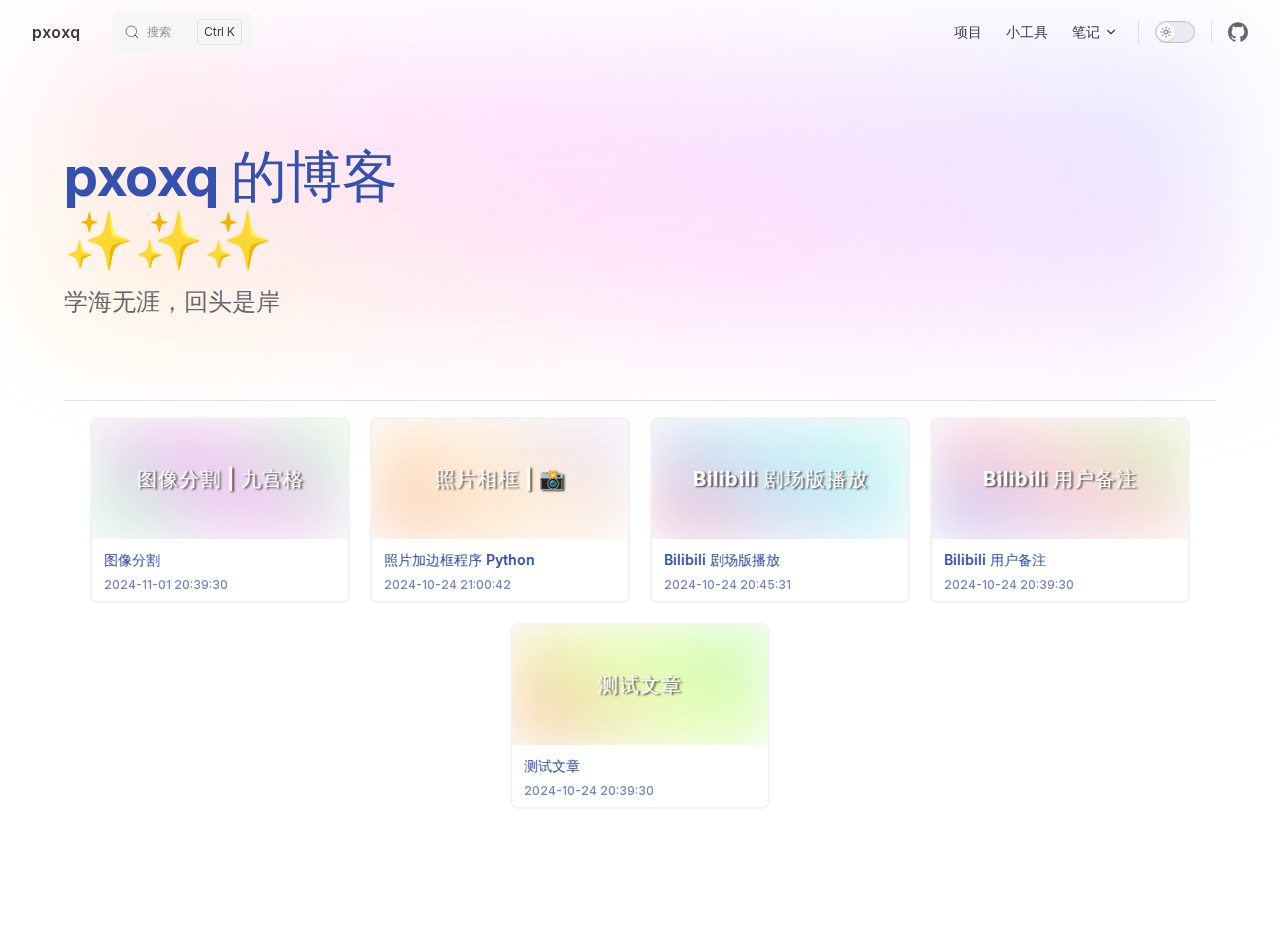
<file: index.html>
<!DOCTYPE html>
<html lang="en-US" dir="ltr">
  <head>
    <meta charset="utf-8">
    <meta name="viewport" content="width=device-width,initial-scale=1">
    <title>pxoxq</title>
    <meta name="description" content="-v-">
    <meta name="generator" content="VitePress v1.4.1">
    <link rel="preload stylesheet" href="/assets/style.B-xZ161r.css" as="style">
    
    <script type="module" src="/assets/app.BgZqsntL.js"></script>
    <link rel="preload" href="/assets/inter-roman-latin.Di8DUHzh.woff2" as="font" type="font/woff2" crossorigin="">
    <link rel="modulepreload" href="/assets/chunks/theme.CewpmPjo.js">
    <link rel="modulepreload" href="/assets/chunks/framework.BOdwdXAg.js">
    <link rel="modulepreload" href="/assets/chunks/index.CkV9M3e0.js">
    <link rel="modulepreload" href="/assets/chunks/dayjs.min.C6AzRWTt.js">
    <link rel="modulepreload" href="/assets/chunks/randomColor.Bm-MoKWE.js">
    <link rel="modulepreload" href="/assets/index.md.BqcA3ZXu.lean.js">
    <link rel="icon" href="/favicon.ico">
    <script id="check-dark-mode">(()=>{const e=localStorage.getItem("vitepress-theme-appearance")||"auto",a=window.matchMedia("(prefers-color-scheme: dark)").matches;(!e||e==="auto"?a:e==="dark")&&document.documentElement.classList.add("dark")})();</script>
    <script id="check-mac-os">document.documentElement.classList.toggle("mac",/Mac|iPhone|iPod|iPad/i.test(navigator.platform));</script>
    <script>import("/pagefind/pagefind.js").then(i=>{window.__pagefind__=i,i.init()}).catch(()=>{});</script>
  </head>
  <body>
    <div id="app"><!--[--><dialog open data-vv="true" class="pwd-dialog" data-v-5b5bc326><form action="#" class="pwd-form"><div class="pwd-ipt-wrap"><input class="pwd-input" type="password" value="" data="passworedtype" placeholder="请输入密码"><button type="button" style="display:none;" class="pwd-btns clr-pwd">×</button></div><button class="pwd-btns cfm-btn">OK</button></form><div class="msg-box" style="display:none;">密码错误</div></dialog><div class="Layout" data-v-5b5bc326 data-v-17401055><!--[--><!--]--><!--[--><span tabindex="-1" data-v-871489a2></span><a href="#VPContent" class="VPSkipLink visually-hidden" data-v-871489a2> Skip to content </a><!--]--><!----><header class="VPNav" data-v-17401055 data-v-871179e1><div class="VPNavBar" data-v-871179e1 data-v-02de84f0><div class="wrapper" data-v-02de84f0><div class="container" data-v-02de84f0><div class="title" data-v-02de84f0><div class="VPNavBarTitle" data-v-02de84f0 data-v-f4f6bb59><a class="title" href="/" data-v-f4f6bb59><!--[--><!--]--><!----><span data-v-f4f6bb59>pxoxq</span><!--[--><!--]--></a></div></div><div class="content" data-v-02de84f0><div class="content-body" data-v-02de84f0><!--[--><!--]--><div class="blog-search search" data-pagefind-ignore="all" data-v-02de84f0 data-v-fd998d3a><div class="nav-search-btn-wait" data-v-fd998d3a><span data-v-fd998d3a><svg width="14" height="14" viewBox="0 0 20 20" data-v-fd998d3a><path d="M14.386 14.386l4.0877 4.0877-4.0877-4.0877c-2.9418 2.9419-7.7115 2.9419-10.6533 0-2.9419-2.9418-2.9419-7.7115 0-10.6533 2.9418-2.9419 7.7115-2.9419 10.6533 0 2.9419 2.9418 2.9419 7.7115 0 10.6533z" stroke="currentColor" fill="none" fill-rule="evenodd" stroke-linecap="round" stroke-linejoin="round" data-v-fd998d3a></path></svg></span><span class="search-tip" data-v-fd998d3a>搜索</span><span class="metaKey" data-v-fd998d3a> K </span></div><!----></div><nav aria-labelledby="main-nav-aria-label" class="VPNavBarMenu menu" data-v-02de84f0 data-v-f888ef96><span id="main-nav-aria-label" class="visually-hidden" data-v-f888ef96> Main Navigation </span><!--[--><!--[--><a class="VPLink link VPNavBarMenuLink" href="/category/proj" tabindex="0" data-v-f888ef96 data-v-78d143bd><!--[--><span data-v-78d143bd>项目</span><!--]--></a><!--]--><!--[--><a class="VPLink link VPNavBarMenuLink" href="/category/tools" tabindex="0" data-v-f888ef96 data-v-78d143bd><!--[--><span data-v-78d143bd>小工具</span><!--]--></a><!--]--><!--[--><div class="VPFlyout VPNavBarMenuGroup" data-v-f888ef96 data-v-321f4cb4><button type="button" class="button" aria-haspopup="true" aria-expanded="false" data-v-321f4cb4><span class="text" data-v-321f4cb4><!----><span data-v-321f4cb4>笔记</span><span class="vpi-chevron-down text-icon" data-v-321f4cb4></span></span></button><div class="menu" data-v-321f4cb4><div class="VPMenu" data-v-321f4cb4 data-v-5f8e5c01><div class="items" data-v-5f8e5c01><!--[--><!--[--><div class="VPMenuLink" data-v-5f8e5c01 data-v-15bf73c9><a class="VPLink link" href="/category/study" data-v-15bf73c9><!--[--><span data-v-15bf73c9>学习</span><!--]--></a></div><!--]--><!--[--><div class="VPMenuLink" data-v-5f8e5c01 data-v-15bf73c9><a class="VPLink link" href="/category/awesome" data-v-15bf73c9><!--[--><span data-v-15bf73c9>有趣</span><!--]--></a></div><!--]--><!--]--></div><!--[--><!--]--></div></div></div><!--]--><!--]--></nav><!----><div class="VPNavBarAppearance appearance" data-v-02de84f0 data-v-bc598645><button class="VPSwitch VPSwitchAppearance" type="button" role="switch" title aria-checked="false" data-v-bc598645 data-v-4957a529 data-v-eef33a1a><span class="check" data-v-eef33a1a><span class="icon" data-v-eef33a1a><!--[--><span class="vpi-sun sun" data-v-4957a529></span><span class="vpi-moon moon" data-v-4957a529></span><!--]--></span></span></button></div><div class="VPSocialLinks VPNavBarSocialLinks social-links" data-v-02de84f0 data-v-1f1a948e data-v-7929b9e3><!--[--><a class="VPSocialLink no-icon" href="https://github.com/pxoxq" aria-label="github" target="_blank" rel="noopener" data-v-7929b9e3 data-v-832fecfa><span class="vpi-social-github" /></a><!--]--></div><div class="VPFlyout VPNavBarExtra extra" data-v-02de84f0 data-v-a2979e58 data-v-321f4cb4><button type="button" class="button" aria-haspopup="true" aria-expanded="false" aria-label="extra navigation" data-v-321f4cb4><span class="vpi-more-horizontal icon" data-v-321f4cb4></span></button><div class="menu" data-v-321f4cb4><div class="VPMenu" data-v-321f4cb4 data-v-5f8e5c01><!----><!--[--><!--[--><!----><div class="group" data-v-a2979e58><div class="item appearance" data-v-a2979e58><p class="label" data-v-a2979e58>主题</p><div class="appearance-action" data-v-a2979e58><button class="VPSwitch VPSwitchAppearance" type="button" role="switch" title aria-checked="false" data-v-a2979e58 data-v-4957a529 data-v-eef33a1a><span class="check" data-v-eef33a1a><span class="icon" data-v-eef33a1a><!--[--><span class="vpi-sun sun" data-v-4957a529></span><span class="vpi-moon moon" data-v-4957a529></span><!--]--></span></span></button></div></div></div><div class="group" data-v-a2979e58><div class="item social-links" data-v-a2979e58><div class="VPSocialLinks social-links-list" data-v-a2979e58 data-v-7929b9e3><!--[--><a class="VPSocialLink no-icon" href="https://github.com/pxoxq" aria-label="github" target="_blank" rel="noopener" data-v-7929b9e3 data-v-832fecfa><span class="vpi-social-github" /></a><!--]--></div></div></div><!--]--><!--]--></div></div></div><!--[--><!--]--><button type="button" class="VPNavBarHamburger hamburger" aria-label="mobile navigation" aria-expanded="false" aria-controls="VPNavScreen" data-v-02de84f0 data-v-e6ceeaf8><span class="container" data-v-e6ceeaf8><span class="top" data-v-e6ceeaf8></span><span class="middle" data-v-e6ceeaf8></span><span class="bottom" data-v-e6ceeaf8></span></span></button></div></div></div></div><div class="divider" data-v-02de84f0><div class="divider-line" data-v-02de84f0></div></div></div><!----></header><!----><!----><div class="VPContent is-home" id="VPContent" data-v-17401055 data-v-c875d2c6><div class="VPHome" data-v-c875d2c6 data-v-d71595ae><!--[--><!--]--><div class="VPHero VPHomeHero" data-v-d71595ae data-v-e6846770><div class="container" data-v-e6846770><div class="main" data-v-e6846770><!--[--><!--]--><!--[--><h1 class="name" data-v-e6846770><span class="clip" data-v-e6846770>pxoxq 的博客</span></h1><p class="text" data-v-e6846770>✨✨✨</p><p class="tagline" data-v-e6846770>学海无涯，回头是岸</p><!--]--><!--[--><!--]--><!----><!--[--><!--]--></div><!----></div></div><!--[--><!--]--><!--[--><!--]--><!----><!--[--><!--]--><div class="vp-doc container" style="" data-v-d71595ae data-v-27ae7ce7><!--[--><div style="position:relative;" data-v-d71595ae><div data-pagefind-body="true"><hr><div><!--[--><!----><div class="cards-wrap"><!--[--><a class="card" href="/pages/tools/img-spliter" style="--bg:hsl(213deg 92% 66%);"><div class="cover"><div class="_coverWrap_cxygm_1"><div class="_textCover_cxygm_11" style="--angle:44deg;--color:#9cfcba;--color2:#eea2f2;--color3:#a8ffb3;"><div class="_text_cxygm_11">图像分割 | 九宫格</div></div></div></div><div class="detail"><div class="title">图像分割</div><div class="time">2024-11-02 04:39:30</div></div></a><a class="card" href="/pages/proj/photograph/photo-frames-py" style="--bg:hsl(61deg 90% 69%);"><div class="cover"><div class="_coverWrap_cxygm_1"><div class="_textCover_cxygm_11" style="--angle:37deg;--color:#f9a577;--color2:#ffe5bc;--color3:#dcccff;"><div class="_text_cxygm_11">照片相框 | 📸</div></div></div></div><div class="detail"><div class="title">照片加边框程序 Python</div><div class="time">2024-10-25 05:00:42</div></div></a><a class="card" href="/pages/proj/tampermonkey/bilibili-player" style="--bg:hsl(51deg 80% 70%);"><div class="cover"><div class="_coverWrap_cxygm_1"><div class="_textCover_cxygm_11" style="--angle:33deg;--color:#f97aab;--color2:#a5ddf7;--color3:#a9fce3;"><div class="_text_cxygm_11">Bilibili 剧场版播放</div></div></div></div><div class="detail"><div class="title">Bilibili 剧场版播放</div><div class="time">2024-10-25 04:45:31</div></div></a><a class="card" href="/pages/proj/tampermonkey/bilibili-nickname" style="--bg:hsl(8deg 93% 67%);"><div class="cover"><div class="_coverWrap_cxygm_1"><div class="_textCover_cxygm_11" style="--angle:30deg;--color:#9b9df7;--color2:#fcbac7;--color3:#b1f484;"><div class="_text_cxygm_11">Bilibili 用户备注</div></div></div></div><div class="detail"><div class="title">Bilibili 用户备注</div><div class="time">2024-10-25 04:39:30</div></div></a><a class="card" href="/pages/tools/test" style="--bg:hsl(32deg 89% 75%);"><div class="cover"><div class="_coverWrap_cxygm_1"><div class="_textCover_cxygm_11" style="--angle:45deg;--color:#f79c71;--color2:#ddfc88;--color3:#9cf986;"><div class="_text_cxygm_11">测试文章</div></div></div></div><div class="detail"><div class="title">测试文章</div><div class="time">2024-10-25 04:39:30</div></div></a><!--]--></div><!----><!--]--></div></div></div><!--]--></div></div></div><!----><!--[--><!--]--></div><!--]--></div>
    <script>window.__VP_HASH_MAP__=JSON.parse("{\"category_awesome.md\":\"BAUjKAXZ\",\"category_proj.md\":\"io-XzIXQ\",\"category_study.md\":\"CqLJuGlw\",\"category_tools.md\":\"DB0gXe3p\",\"index.md\":\"BqcA3ZXu\",\"pages_awesome_index.md\":\"CnDLYJoq\",\"pages_proj_photograph_photo-frames-py.md\":\"CT-SqRdu\",\"pages_proj_tampermonkey_bilibili-nickname.md\":\"DKZ9iJzD\",\"pages_proj_tampermonkey_bilibili-player.md\":\"BDY0giYH\",\"pages_study_index.md\":\"BAIbx3IP\",\"pages_tools_img-spliter.md\":\"3vXyq0bP\",\"pages_tools_test.md\":\"B3N7laQE\",\"yy_happy-birthday.md\":\"C5-99D7A\"}");window.__VP_SITE_DATA__=JSON.parse("{\"lang\":\"en-US\",\"dir\":\"ltr\",\"title\":\"pxoxq\",\"description\":\"-v-\",\"base\":\"/\",\"head\":[],\"router\":{\"prefetchLinks\":true},\"appearance\":true,\"themeConfig\":{\"notFound\":{\"title\":\"啥也没有\",\"quote\":\"\",\"code\":\"没找到呀\",\"linkLabel\":\"返回主页\",\"linkText\":\"返回主页\"},\"lastUpdatedText\":\"最后更新于\",\"nav\":[{\"text\":\"项目\",\"link\":\"/category/proj\"},{\"text\":\"小工具\",\"link\":\"/category/tools\"},{\"text\":\"笔记\",\"items\":[{\"text\":\"学习\",\"link\":\"/category/study\"},{\"text\":\"有趣\",\"link\":\"/category/awesome\"}]}],\"sidebar\":{\"/pages/tools/\":{\"base\":\"/pages/tools/\",\"items\":[{\"text\":\"图像分割\",\"link\":\"img-spliter\"},{\"text\":\"测试文章\",\"link\":\"test\"}]},\"/pages/proj/\":{\"base\":\"/pages/proj/\",\"items\":[{\"text\":\"photograph\",\"items\":[{\"text\":\"照片加边框程序 Python\",\"link\":\"photograph/photo-frames-py\"}],\"collapsed\":true},{\"text\":\"tampermonkey\",\"items\":[{\"text\":\"Bilibili 用户备注\",\"link\":\"tampermonkey/bilibili-nickname\"},{\"text\":\"Bilibili 剧场版播放\",\"link\":\"tampermonkey/bilibili-player\"}],\"collapsed\":true}]},\"/pages/study/\":{\"base\":\"/pages/study/\",\"items\":[]},\"/pages/awesome/\":{\"base\":\"/pages/awesome/\",\"items\":[]}},\"socialLinks\":[{\"icon\":\"github\",\"link\":\"https://github.com/pxoxq\"}],\"docFooter\":{\"prev\":\"上一篇\",\"next\":\"下一篇\"},\"darkModeSwitchLabel\":\"主题\",\"outline\":{\"label\":\"页面目录\",\"level\":[1,6]},\"search\":{\"provider\":\"local\"},\"sidebarMenuLabel\":\"菜单\",\"returnToTopLabel\":\"返回顶部\"},\"locales\":{},\"scrollOffset\":134,\"cleanUrls\":true}");</script>
    
  </body>
</html>
</file>
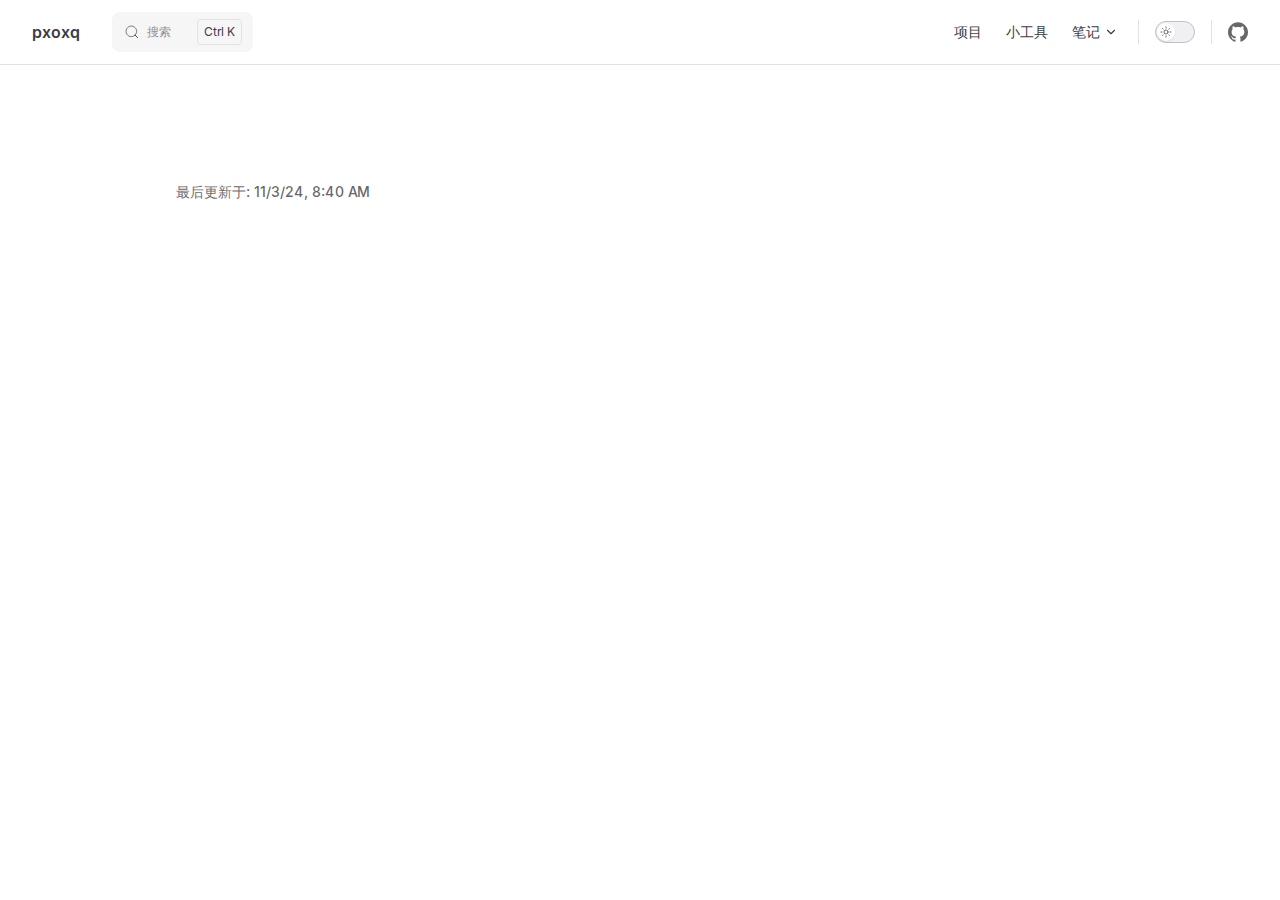
<file: pages/awesome/index.html>
<!DOCTYPE html>
<html lang="en-US" dir="ltr">
  <head>
    <meta charset="utf-8">
    <meta name="viewport" content="width=device-width,initial-scale=1">
    <title>awesome | pxoxq</title>
    <meta name="description" content="-v-">
    <meta name="generator" content="VitePress v1.4.1">
    <link rel="preload stylesheet" href="/assets/style.B-xZ161r.css" as="style">
    
    <script type="module" src="/assets/app.BgZqsntL.js"></script>
    <link rel="preload" href="/assets/inter-roman-latin.Di8DUHzh.woff2" as="font" type="font/woff2" crossorigin="">
    <link rel="modulepreload" href="/assets/chunks/theme.CewpmPjo.js">
    <link rel="modulepreload" href="/assets/chunks/framework.BOdwdXAg.js">
    <link rel="modulepreload" href="/assets/pages_awesome_index.md.CnDLYJoq.lean.js">
    <link rel="icon" href="/favicon.ico">
    <script id="check-dark-mode">(()=>{const e=localStorage.getItem("vitepress-theme-appearance")||"auto",a=window.matchMedia("(prefers-color-scheme: dark)").matches;(!e||e==="auto"?a:e==="dark")&&document.documentElement.classList.add("dark")})();</script>
    <script id="check-mac-os">document.documentElement.classList.toggle("mac",/Mac|iPhone|iPod|iPad/i.test(navigator.platform));</script>
    <script>import("/pagefind/pagefind.js").then(i=>{window.__pagefind__=i,i.init()}).catch(()=>{});</script>
  </head>
  <body>
    <div id="app"><!--[--><dialog open data-vv="true" class="pwd-dialog" data-v-5b5bc326><form action="#" class="pwd-form"><div class="pwd-ipt-wrap"><input class="pwd-input" type="password" value="" data="passworedtype" placeholder="请输入密码"><button type="button" style="display:none;" class="pwd-btns clr-pwd">×</button></div><button class="pwd-btns cfm-btn">OK</button></form><div class="msg-box" style="display:none;">密码错误</div></dialog><div class="Layout" data-v-5b5bc326 data-v-17401055><!--[--><!--]--><!--[--><span tabindex="-1" data-v-871489a2></span><a href="#VPContent" class="VPSkipLink visually-hidden" data-v-871489a2> Skip to content </a><!--]--><!----><header class="VPNav" data-v-17401055 data-v-871179e1><div class="VPNavBar" data-v-871179e1 data-v-02de84f0><div class="wrapper" data-v-02de84f0><div class="container" data-v-02de84f0><div class="title" data-v-02de84f0><div class="VPNavBarTitle" data-v-02de84f0 data-v-f4f6bb59><a class="title" href="/" data-v-f4f6bb59><!--[--><!--]--><!----><span data-v-f4f6bb59>pxoxq</span><!--[--><!--]--></a></div></div><div class="content" data-v-02de84f0><div class="content-body" data-v-02de84f0><!--[--><!--]--><div class="blog-search search" data-pagefind-ignore="all" data-v-02de84f0 data-v-fd998d3a><div class="nav-search-btn-wait" data-v-fd998d3a><span data-v-fd998d3a><svg width="14" height="14" viewBox="0 0 20 20" data-v-fd998d3a><path d="M14.386 14.386l4.0877 4.0877-4.0877-4.0877c-2.9418 2.9419-7.7115 2.9419-10.6533 0-2.9419-2.9418-2.9419-7.7115 0-10.6533 2.9418-2.9419 7.7115-2.9419 10.6533 0 2.9419 2.9418 2.9419 7.7115 0 10.6533z" stroke="currentColor" fill="none" fill-rule="evenodd" stroke-linecap="round" stroke-linejoin="round" data-v-fd998d3a></path></svg></span><span class="search-tip" data-v-fd998d3a>搜索</span><span class="metaKey" data-v-fd998d3a> K </span></div><!----></div><nav aria-labelledby="main-nav-aria-label" class="VPNavBarMenu menu" data-v-02de84f0 data-v-f888ef96><span id="main-nav-aria-label" class="visually-hidden" data-v-f888ef96> Main Navigation </span><!--[--><!--[--><a class="VPLink link VPNavBarMenuLink" href="/category/proj" tabindex="0" data-v-f888ef96 data-v-78d143bd><!--[--><span data-v-78d143bd>项目</span><!--]--></a><!--]--><!--[--><a class="VPLink link VPNavBarMenuLink" href="/category/tools" tabindex="0" data-v-f888ef96 data-v-78d143bd><!--[--><span data-v-78d143bd>小工具</span><!--]--></a><!--]--><!--[--><div class="VPFlyout VPNavBarMenuGroup" data-v-f888ef96 data-v-321f4cb4><button type="button" class="button" aria-haspopup="true" aria-expanded="false" data-v-321f4cb4><span class="text" data-v-321f4cb4><!----><span data-v-321f4cb4>笔记</span><span class="vpi-chevron-down text-icon" data-v-321f4cb4></span></span></button><div class="menu" data-v-321f4cb4><div class="VPMenu" data-v-321f4cb4 data-v-5f8e5c01><div class="items" data-v-5f8e5c01><!--[--><!--[--><div class="VPMenuLink" data-v-5f8e5c01 data-v-15bf73c9><a class="VPLink link" href="/category/study" data-v-15bf73c9><!--[--><span data-v-15bf73c9>学习</span><!--]--></a></div><!--]--><!--[--><div class="VPMenuLink" data-v-5f8e5c01 data-v-15bf73c9><a class="VPLink link" href="/category/awesome" data-v-15bf73c9><!--[--><span data-v-15bf73c9>有趣</span><!--]--></a></div><!--]--><!--]--></div><!--[--><!--]--></div></div></div><!--]--><!--]--></nav><!----><div class="VPNavBarAppearance appearance" data-v-02de84f0 data-v-bc598645><button class="VPSwitch VPSwitchAppearance" type="button" role="switch" title aria-checked="false" data-v-bc598645 data-v-4957a529 data-v-eef33a1a><span class="check" data-v-eef33a1a><span class="icon" data-v-eef33a1a><!--[--><span class="vpi-sun sun" data-v-4957a529></span><span class="vpi-moon moon" data-v-4957a529></span><!--]--></span></span></button></div><div class="VPSocialLinks VPNavBarSocialLinks social-links" data-v-02de84f0 data-v-1f1a948e data-v-7929b9e3><!--[--><a class="VPSocialLink no-icon" href="https://github.com/pxoxq" aria-label="github" target="_blank" rel="noopener" data-v-7929b9e3 data-v-832fecfa><span class="vpi-social-github" /></a><!--]--></div><div class="VPFlyout VPNavBarExtra extra" data-v-02de84f0 data-v-a2979e58 data-v-321f4cb4><button type="button" class="button" aria-haspopup="true" aria-expanded="false" aria-label="extra navigation" data-v-321f4cb4><span class="vpi-more-horizontal icon" data-v-321f4cb4></span></button><div class="menu" data-v-321f4cb4><div class="VPMenu" data-v-321f4cb4 data-v-5f8e5c01><!----><!--[--><!--[--><!----><div class="group" data-v-a2979e58><div class="item appearance" data-v-a2979e58><p class="label" data-v-a2979e58>主题</p><div class="appearance-action" data-v-a2979e58><button class="VPSwitch VPSwitchAppearance" type="button" role="switch" title aria-checked="false" data-v-a2979e58 data-v-4957a529 data-v-eef33a1a><span class="check" data-v-eef33a1a><span class="icon" data-v-eef33a1a><!--[--><span class="vpi-sun sun" data-v-4957a529></span><span class="vpi-moon moon" data-v-4957a529></span><!--]--></span></span></button></div></div></div><div class="group" data-v-a2979e58><div class="item social-links" data-v-a2979e58><div class="VPSocialLinks social-links-list" data-v-a2979e58 data-v-7929b9e3><!--[--><a class="VPSocialLink no-icon" href="https://github.com/pxoxq" aria-label="github" target="_blank" rel="noopener" data-v-7929b9e3 data-v-832fecfa><span class="vpi-social-github" /></a><!--]--></div></div></div><!--]--><!--]--></div></div></div><!--[--><!--]--><button type="button" class="VPNavBarHamburger hamburger" aria-label="mobile navigation" aria-expanded="false" aria-controls="VPNavScreen" data-v-02de84f0 data-v-e6ceeaf8><span class="container" data-v-e6ceeaf8><span class="top" data-v-e6ceeaf8></span><span class="middle" data-v-e6ceeaf8></span><span class="bottom" data-v-e6ceeaf8></span></span></button></div></div></div></div><div class="divider" data-v-02de84f0><div class="divider-line" data-v-02de84f0></div></div></div><!----></header><div class="VPLocalNav empty fixed" data-v-17401055 data-v-6430ffe7><div class="container" data-v-6430ffe7><!----><div class="VPLocalNavOutlineDropdown" style="--vp-vh:0px;" data-v-6430ffe7 data-v-cf949a41><button data-v-cf949a41>返回顶部</button><!----></div></div></div><!----><div class="VPContent" id="VPContent" data-v-17401055 data-v-c875d2c6><div class="VPDoc has-aside" data-v-c875d2c6 data-v-df61a59e><!--[--><!--]--><div class="container" data-v-df61a59e><div class="aside" data-v-df61a59e><div class="aside-curtain" data-v-df61a59e></div><div class="aside-container" data-v-df61a59e><div class="aside-content" data-v-df61a59e><div class="VPDocAside" data-v-df61a59e data-v-540e2421><!--[--><!--]--><!--[--><!--]--><nav aria-labelledby="doc-outline-aria-label" class="VPDocAsideOutline" data-v-540e2421 data-v-1f7b4d03><div class="content" data-v-1f7b4d03><div class="outline-marker" data-v-1f7b4d03></div><div aria-level="2" class="outline-title" id="doc-outline-aria-label" role="heading" data-v-1f7b4d03>页面目录</div><ul class="VPDocOutlineItem root" data-v-1f7b4d03 data-v-97f56f55><!--[--><!--]--></ul></div></nav><!--[--><!--]--><div class="spacer" data-v-540e2421></div><!--[--><!--]--><!----><!--[--><!--]--><!--[--><!--]--></div></div></div></div><div class="content" data-v-df61a59e><div class="content-container" data-v-df61a59e><!--[--><!--]--><main class="main" data-v-df61a59e><div style="position:relative;" class="vp-doc _pages_awesome_" data-v-df61a59e><div></div></div></main><footer class="VPDocFooter" data-v-df61a59e data-v-ea92ba03><!--[--><!--]--><div class="edit-info" data-v-ea92ba03><!----><div class="last-updated" data-v-ea92ba03><p class="VPLastUpdated" data-v-ea92ba03 data-v-84a2f8bb>最后更新于: <time datetime="2024-11-03T08:40:30.000Z" data-v-84a2f8bb></time></p></div></div><!----></footer><!--[--><!--]--></div></div></div><!--[--><!--]--></div></div><!----><!--[--><!--]--></div><!--]--></div>
    <script>window.__VP_HASH_MAP__=JSON.parse("{\"category_awesome.md\":\"BAUjKAXZ\",\"category_proj.md\":\"io-XzIXQ\",\"category_study.md\":\"CqLJuGlw\",\"category_tools.md\":\"DB0gXe3p\",\"index.md\":\"BqcA3ZXu\",\"pages_awesome_index.md\":\"CnDLYJoq\",\"pages_proj_photograph_photo-frames-py.md\":\"CT-SqRdu\",\"pages_proj_tampermonkey_bilibili-nickname.md\":\"DKZ9iJzD\",\"pages_proj_tampermonkey_bilibili-player.md\":\"BDY0giYH\",\"pages_study_index.md\":\"BAIbx3IP\",\"pages_tools_img-spliter.md\":\"3vXyq0bP\",\"pages_tools_test.md\":\"B3N7laQE\",\"yy_happy-birthday.md\":\"C5-99D7A\"}");window.__VP_SITE_DATA__=JSON.parse("{\"lang\":\"en-US\",\"dir\":\"ltr\",\"title\":\"pxoxq\",\"description\":\"-v-\",\"base\":\"/\",\"head\":[],\"router\":{\"prefetchLinks\":true},\"appearance\":true,\"themeConfig\":{\"notFound\":{\"title\":\"啥也没有\",\"quote\":\"\",\"code\":\"没找到呀\",\"linkLabel\":\"返回主页\",\"linkText\":\"返回主页\"},\"lastUpdatedText\":\"最后更新于\",\"nav\":[{\"text\":\"项目\",\"link\":\"/category/proj\"},{\"text\":\"小工具\",\"link\":\"/category/tools\"},{\"text\":\"笔记\",\"items\":[{\"text\":\"学习\",\"link\":\"/category/study\"},{\"text\":\"有趣\",\"link\":\"/category/awesome\"}]}],\"sidebar\":{\"/pages/tools/\":{\"base\":\"/pages/tools/\",\"items\":[{\"text\":\"图像分割\",\"link\":\"img-spliter\"},{\"text\":\"测试文章\",\"link\":\"test\"}]},\"/pages/proj/\":{\"base\":\"/pages/proj/\",\"items\":[{\"text\":\"photograph\",\"items\":[{\"text\":\"照片加边框程序 Python\",\"link\":\"photograph/photo-frames-py\"}],\"collapsed\":true},{\"text\":\"tampermonkey\",\"items\":[{\"text\":\"Bilibili 用户备注\",\"link\":\"tampermonkey/bilibili-nickname\"},{\"text\":\"Bilibili 剧场版播放\",\"link\":\"tampermonkey/bilibili-player\"}],\"collapsed\":true}]},\"/pages/study/\":{\"base\":\"/pages/study/\",\"items\":[]},\"/pages/awesome/\":{\"base\":\"/pages/awesome/\",\"items\":[]}},\"socialLinks\":[{\"icon\":\"github\",\"link\":\"https://github.com/pxoxq\"}],\"docFooter\":{\"prev\":\"上一篇\",\"next\":\"下一篇\"},\"darkModeSwitchLabel\":\"主题\",\"outline\":{\"label\":\"页面目录\",\"level\":[1,6]},\"search\":{\"provider\":\"local\"},\"sidebarMenuLabel\":\"菜单\",\"returnToTopLabel\":\"返回顶部\"},\"locales\":{},\"scrollOffset\":134,\"cleanUrls\":true}");</script>
    
  </body>
</html>
</file>
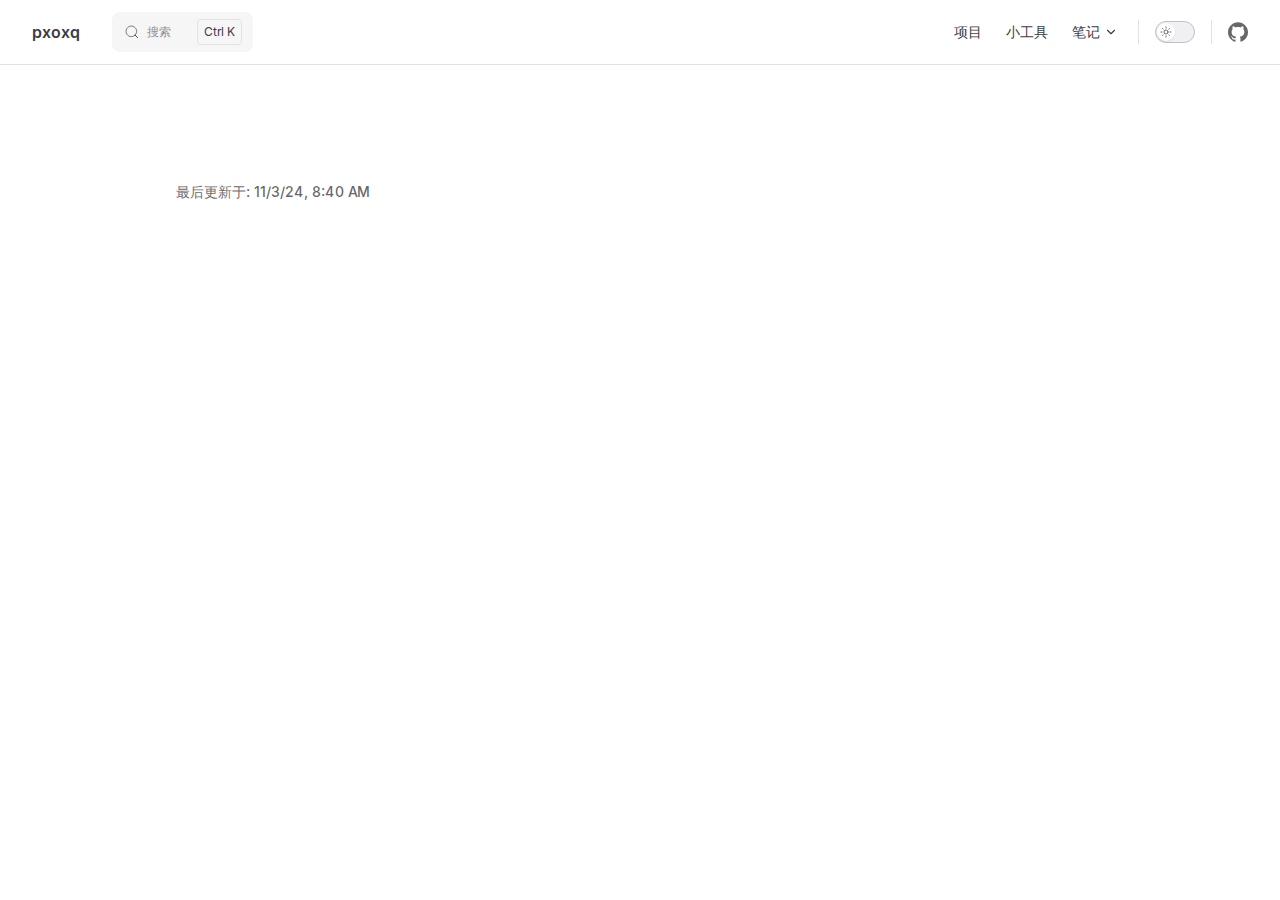
<file: pages/study/index.html>
<!DOCTYPE html>
<html lang="en-US" dir="ltr">
  <head>
    <meta charset="utf-8">
    <meta name="viewport" content="width=device-width,initial-scale=1">
    <title>study | pxoxq</title>
    <meta name="description" content="-v-">
    <meta name="generator" content="VitePress v1.4.1">
    <link rel="preload stylesheet" href="/assets/style.B-xZ161r.css" as="style">
    
    <script type="module" src="/assets/app.BgZqsntL.js"></script>
    <link rel="preload" href="/assets/inter-roman-latin.Di8DUHzh.woff2" as="font" type="font/woff2" crossorigin="">
    <link rel="modulepreload" href="/assets/chunks/theme.CewpmPjo.js">
    <link rel="modulepreload" href="/assets/chunks/framework.BOdwdXAg.js">
    <link rel="modulepreload" href="/assets/pages_study_index.md.BAIbx3IP.lean.js">
    <link rel="icon" href="/favicon.ico">
    <script id="check-dark-mode">(()=>{const e=localStorage.getItem("vitepress-theme-appearance")||"auto",a=window.matchMedia("(prefers-color-scheme: dark)").matches;(!e||e==="auto"?a:e==="dark")&&document.documentElement.classList.add("dark")})();</script>
    <script id="check-mac-os">document.documentElement.classList.toggle("mac",/Mac|iPhone|iPod|iPad/i.test(navigator.platform));</script>
    <script>import("/pagefind/pagefind.js").then(i=>{window.__pagefind__=i,i.init()}).catch(()=>{});</script>
  </head>
  <body>
    <div id="app"><!--[--><dialog open data-vv="true" class="pwd-dialog" data-v-5b5bc326><form action="#" class="pwd-form"><div class="pwd-ipt-wrap"><input class="pwd-input" type="password" value="" data="passworedtype" placeholder="请输入密码"><button type="button" style="display:none;" class="pwd-btns clr-pwd">×</button></div><button class="pwd-btns cfm-btn">OK</button></form><div class="msg-box" style="display:none;">密码错误</div></dialog><div class="Layout" data-v-5b5bc326 data-v-17401055><!--[--><!--]--><!--[--><span tabindex="-1" data-v-871489a2></span><a href="#VPContent" class="VPSkipLink visually-hidden" data-v-871489a2> Skip to content </a><!--]--><!----><header class="VPNav" data-v-17401055 data-v-871179e1><div class="VPNavBar" data-v-871179e1 data-v-02de84f0><div class="wrapper" data-v-02de84f0><div class="container" data-v-02de84f0><div class="title" data-v-02de84f0><div class="VPNavBarTitle" data-v-02de84f0 data-v-f4f6bb59><a class="title" href="/" data-v-f4f6bb59><!--[--><!--]--><!----><span data-v-f4f6bb59>pxoxq</span><!--[--><!--]--></a></div></div><div class="content" data-v-02de84f0><div class="content-body" data-v-02de84f0><!--[--><!--]--><div class="blog-search search" data-pagefind-ignore="all" data-v-02de84f0 data-v-fd998d3a><div class="nav-search-btn-wait" data-v-fd998d3a><span data-v-fd998d3a><svg width="14" height="14" viewBox="0 0 20 20" data-v-fd998d3a><path d="M14.386 14.386l4.0877 4.0877-4.0877-4.0877c-2.9418 2.9419-7.7115 2.9419-10.6533 0-2.9419-2.9418-2.9419-7.7115 0-10.6533 2.9418-2.9419 7.7115-2.9419 10.6533 0 2.9419 2.9418 2.9419 7.7115 0 10.6533z" stroke="currentColor" fill="none" fill-rule="evenodd" stroke-linecap="round" stroke-linejoin="round" data-v-fd998d3a></path></svg></span><span class="search-tip" data-v-fd998d3a>搜索</span><span class="metaKey" data-v-fd998d3a> K </span></div><!----></div><nav aria-labelledby="main-nav-aria-label" class="VPNavBarMenu menu" data-v-02de84f0 data-v-f888ef96><span id="main-nav-aria-label" class="visually-hidden" data-v-f888ef96> Main Navigation </span><!--[--><!--[--><a class="VPLink link VPNavBarMenuLink" href="/category/proj" tabindex="0" data-v-f888ef96 data-v-78d143bd><!--[--><span data-v-78d143bd>项目</span><!--]--></a><!--]--><!--[--><a class="VPLink link VPNavBarMenuLink" href="/category/tools" tabindex="0" data-v-f888ef96 data-v-78d143bd><!--[--><span data-v-78d143bd>小工具</span><!--]--></a><!--]--><!--[--><div class="VPFlyout VPNavBarMenuGroup" data-v-f888ef96 data-v-321f4cb4><button type="button" class="button" aria-haspopup="true" aria-expanded="false" data-v-321f4cb4><span class="text" data-v-321f4cb4><!----><span data-v-321f4cb4>笔记</span><span class="vpi-chevron-down text-icon" data-v-321f4cb4></span></span></button><div class="menu" data-v-321f4cb4><div class="VPMenu" data-v-321f4cb4 data-v-5f8e5c01><div class="items" data-v-5f8e5c01><!--[--><!--[--><div class="VPMenuLink" data-v-5f8e5c01 data-v-15bf73c9><a class="VPLink link" href="/category/study" data-v-15bf73c9><!--[--><span data-v-15bf73c9>学习</span><!--]--></a></div><!--]--><!--[--><div class="VPMenuLink" data-v-5f8e5c01 data-v-15bf73c9><a class="VPLink link" href="/category/awesome" data-v-15bf73c9><!--[--><span data-v-15bf73c9>有趣</span><!--]--></a></div><!--]--><!--]--></div><!--[--><!--]--></div></div></div><!--]--><!--]--></nav><!----><div class="VPNavBarAppearance appearance" data-v-02de84f0 data-v-bc598645><button class="VPSwitch VPSwitchAppearance" type="button" role="switch" title aria-checked="false" data-v-bc598645 data-v-4957a529 data-v-eef33a1a><span class="check" data-v-eef33a1a><span class="icon" data-v-eef33a1a><!--[--><span class="vpi-sun sun" data-v-4957a529></span><span class="vpi-moon moon" data-v-4957a529></span><!--]--></span></span></button></div><div class="VPSocialLinks VPNavBarSocialLinks social-links" data-v-02de84f0 data-v-1f1a948e data-v-7929b9e3><!--[--><a class="VPSocialLink no-icon" href="https://github.com/pxoxq" aria-label="github" target="_blank" rel="noopener" data-v-7929b9e3 data-v-832fecfa><span class="vpi-social-github" /></a><!--]--></div><div class="VPFlyout VPNavBarExtra extra" data-v-02de84f0 data-v-a2979e58 data-v-321f4cb4><button type="button" class="button" aria-haspopup="true" aria-expanded="false" aria-label="extra navigation" data-v-321f4cb4><span class="vpi-more-horizontal icon" data-v-321f4cb4></span></button><div class="menu" data-v-321f4cb4><div class="VPMenu" data-v-321f4cb4 data-v-5f8e5c01><!----><!--[--><!--[--><!----><div class="group" data-v-a2979e58><div class="item appearance" data-v-a2979e58><p class="label" data-v-a2979e58>主题</p><div class="appearance-action" data-v-a2979e58><button class="VPSwitch VPSwitchAppearance" type="button" role="switch" title aria-checked="false" data-v-a2979e58 data-v-4957a529 data-v-eef33a1a><span class="check" data-v-eef33a1a><span class="icon" data-v-eef33a1a><!--[--><span class="vpi-sun sun" data-v-4957a529></span><span class="vpi-moon moon" data-v-4957a529></span><!--]--></span></span></button></div></div></div><div class="group" data-v-a2979e58><div class="item social-links" data-v-a2979e58><div class="VPSocialLinks social-links-list" data-v-a2979e58 data-v-7929b9e3><!--[--><a class="VPSocialLink no-icon" href="https://github.com/pxoxq" aria-label="github" target="_blank" rel="noopener" data-v-7929b9e3 data-v-832fecfa><span class="vpi-social-github" /></a><!--]--></div></div></div><!--]--><!--]--></div></div></div><!--[--><!--]--><button type="button" class="VPNavBarHamburger hamburger" aria-label="mobile navigation" aria-expanded="false" aria-controls="VPNavScreen" data-v-02de84f0 data-v-e6ceeaf8><span class="container" data-v-e6ceeaf8><span class="top" data-v-e6ceeaf8></span><span class="middle" data-v-e6ceeaf8></span><span class="bottom" data-v-e6ceeaf8></span></span></button></div></div></div></div><div class="divider" data-v-02de84f0><div class="divider-line" data-v-02de84f0></div></div></div><!----></header><div class="VPLocalNav empty fixed" data-v-17401055 data-v-6430ffe7><div class="container" data-v-6430ffe7><!----><div class="VPLocalNavOutlineDropdown" style="--vp-vh:0px;" data-v-6430ffe7 data-v-cf949a41><button data-v-cf949a41>返回顶部</button><!----></div></div></div><!----><div class="VPContent" id="VPContent" data-v-17401055 data-v-c875d2c6><div class="VPDoc has-aside" data-v-c875d2c6 data-v-df61a59e><!--[--><!--]--><div class="container" data-v-df61a59e><div class="aside" data-v-df61a59e><div class="aside-curtain" data-v-df61a59e></div><div class="aside-container" data-v-df61a59e><div class="aside-content" data-v-df61a59e><div class="VPDocAside" data-v-df61a59e data-v-540e2421><!--[--><!--]--><!--[--><!--]--><nav aria-labelledby="doc-outline-aria-label" class="VPDocAsideOutline" data-v-540e2421 data-v-1f7b4d03><div class="content" data-v-1f7b4d03><div class="outline-marker" data-v-1f7b4d03></div><div aria-level="2" class="outline-title" id="doc-outline-aria-label" role="heading" data-v-1f7b4d03>页面目录</div><ul class="VPDocOutlineItem root" data-v-1f7b4d03 data-v-97f56f55><!--[--><!--]--></ul></div></nav><!--[--><!--]--><div class="spacer" data-v-540e2421></div><!--[--><!--]--><!----><!--[--><!--]--><!--[--><!--]--></div></div></div></div><div class="content" data-v-df61a59e><div class="content-container" data-v-df61a59e><!--[--><!--]--><main class="main" data-v-df61a59e><div style="position:relative;" class="vp-doc _pages_study_" data-v-df61a59e><div></div></div></main><footer class="VPDocFooter" data-v-df61a59e data-v-ea92ba03><!--[--><!--]--><div class="edit-info" data-v-ea92ba03><!----><div class="last-updated" data-v-ea92ba03><p class="VPLastUpdated" data-v-ea92ba03 data-v-84a2f8bb>最后更新于: <time datetime="2024-11-03T08:40:30.000Z" data-v-84a2f8bb></time></p></div></div><!----></footer><!--[--><!--]--></div></div></div><!--[--><!--]--></div></div><!----><!--[--><!--]--></div><!--]--></div>
    <script>window.__VP_HASH_MAP__=JSON.parse("{\"category_awesome.md\":\"BAUjKAXZ\",\"category_proj.md\":\"io-XzIXQ\",\"category_study.md\":\"CqLJuGlw\",\"category_tools.md\":\"DB0gXe3p\",\"index.md\":\"BqcA3ZXu\",\"pages_awesome_index.md\":\"CnDLYJoq\",\"pages_proj_photograph_photo-frames-py.md\":\"CT-SqRdu\",\"pages_proj_tampermonkey_bilibili-nickname.md\":\"DKZ9iJzD\",\"pages_proj_tampermonkey_bilibili-player.md\":\"BDY0giYH\",\"pages_study_index.md\":\"BAIbx3IP\",\"pages_tools_img-spliter.md\":\"3vXyq0bP\",\"pages_tools_test.md\":\"B3N7laQE\",\"yy_happy-birthday.md\":\"C5-99D7A\"}");window.__VP_SITE_DATA__=JSON.parse("{\"lang\":\"en-US\",\"dir\":\"ltr\",\"title\":\"pxoxq\",\"description\":\"-v-\",\"base\":\"/\",\"head\":[],\"router\":{\"prefetchLinks\":true},\"appearance\":true,\"themeConfig\":{\"notFound\":{\"title\":\"啥也没有\",\"quote\":\"\",\"code\":\"没找到呀\",\"linkLabel\":\"返回主页\",\"linkText\":\"返回主页\"},\"lastUpdatedText\":\"最后更新于\",\"nav\":[{\"text\":\"项目\",\"link\":\"/category/proj\"},{\"text\":\"小工具\",\"link\":\"/category/tools\"},{\"text\":\"笔记\",\"items\":[{\"text\":\"学习\",\"link\":\"/category/study\"},{\"text\":\"有趣\",\"link\":\"/category/awesome\"}]}],\"sidebar\":{\"/pages/tools/\":{\"base\":\"/pages/tools/\",\"items\":[{\"text\":\"图像分割\",\"link\":\"img-spliter\"},{\"text\":\"测试文章\",\"link\":\"test\"}]},\"/pages/proj/\":{\"base\":\"/pages/proj/\",\"items\":[{\"text\":\"photograph\",\"items\":[{\"text\":\"照片加边框程序 Python\",\"link\":\"photograph/photo-frames-py\"}],\"collapsed\":true},{\"text\":\"tampermonkey\",\"items\":[{\"text\":\"Bilibili 用户备注\",\"link\":\"tampermonkey/bilibili-nickname\"},{\"text\":\"Bilibili 剧场版播放\",\"link\":\"tampermonkey/bilibili-player\"}],\"collapsed\":true}]},\"/pages/study/\":{\"base\":\"/pages/study/\",\"items\":[]},\"/pages/awesome/\":{\"base\":\"/pages/awesome/\",\"items\":[]}},\"socialLinks\":[{\"icon\":\"github\",\"link\":\"https://github.com/pxoxq\"}],\"docFooter\":{\"prev\":\"上一篇\",\"next\":\"下一篇\"},\"darkModeSwitchLabel\":\"主题\",\"outline\":{\"label\":\"页面目录\",\"level\":[1,6]},\"search\":{\"provider\":\"local\"},\"sidebarMenuLabel\":\"菜单\",\"returnToTopLabel\":\"返回顶部\"},\"locales\":{},\"scrollOffset\":134,\"cleanUrls\":true}");</script>
    
  </body>
</html>
</file>
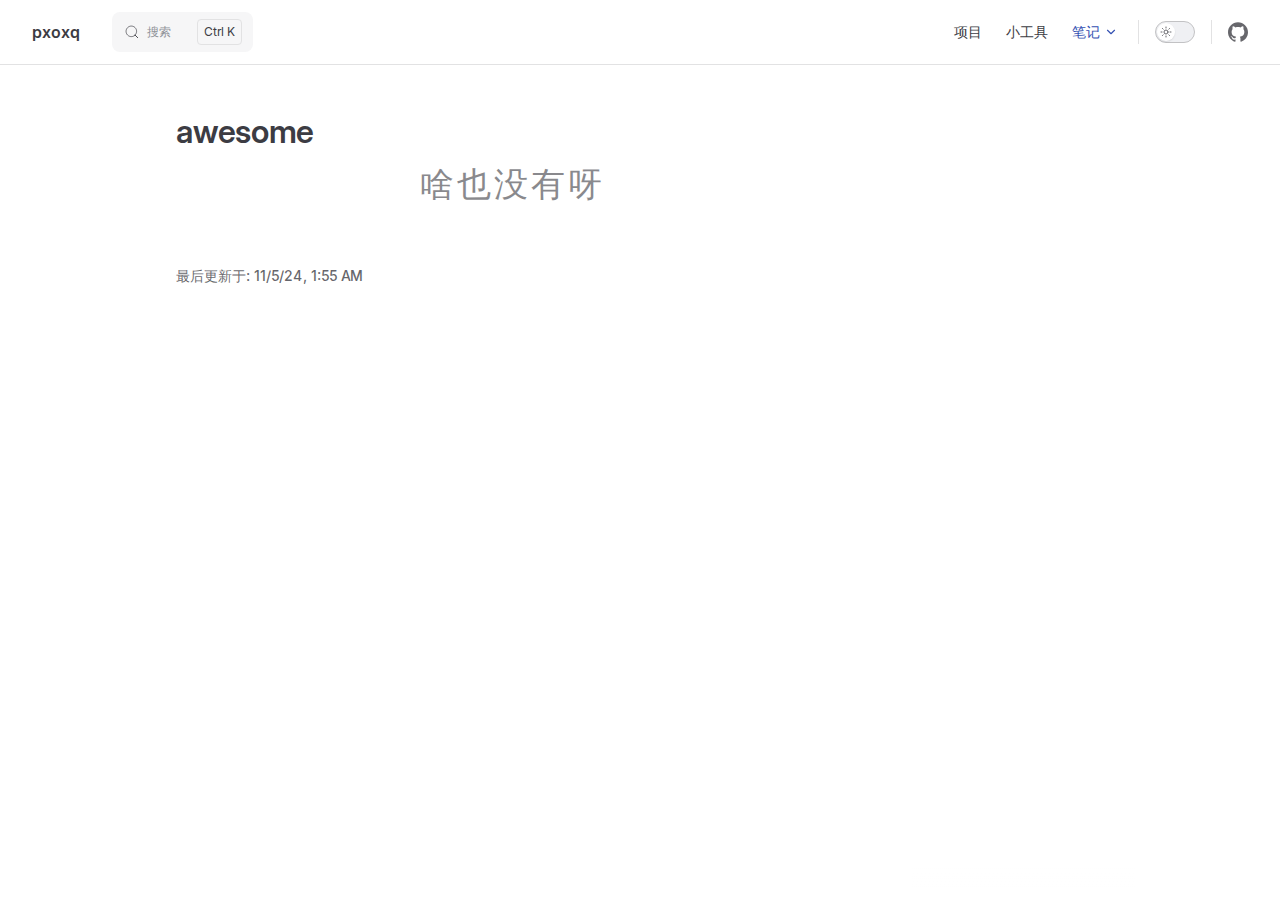
<file: category/awesome.html>
<!DOCTYPE html>
<html lang="en-US" dir="ltr">
  <head>
    <meta charset="utf-8">
    <meta name="viewport" content="width=device-width,initial-scale=1">
    <title>pxoxq</title>
    <meta name="description" content="-v-">
    <meta name="generator" content="VitePress v1.4.1">
    <link rel="preload stylesheet" href="/assets/style.B-xZ161r.css" as="style">
    
    <script type="module" src="/assets/app.BgZqsntL.js"></script>
    <link rel="preload" href="/assets/inter-roman-latin.Di8DUHzh.woff2" as="font" type="font/woff2" crossorigin="">
    <link rel="modulepreload" href="/assets/chunks/theme.CewpmPjo.js">
    <link rel="modulepreload" href="/assets/chunks/framework.BOdwdXAg.js">
    <link rel="modulepreload" href="/assets/chunks/index.CkV9M3e0.js">
    <link rel="modulepreload" href="/assets/chunks/dayjs.min.C6AzRWTt.js">
    <link rel="modulepreload" href="/assets/chunks/randomColor.Bm-MoKWE.js">
    <link rel="modulepreload" href="/assets/category_awesome.md.BAUjKAXZ.lean.js">
    <link rel="icon" href="/favicon.ico">
    <script id="check-dark-mode">(()=>{const e=localStorage.getItem("vitepress-theme-appearance")||"auto",a=window.matchMedia("(prefers-color-scheme: dark)").matches;(!e||e==="auto"?a:e==="dark")&&document.documentElement.classList.add("dark")})();</script>
    <script id="check-mac-os">document.documentElement.classList.toggle("mac",/Mac|iPhone|iPod|iPad/i.test(navigator.platform));</script>
    <script>import("/pagefind/pagefind.js").then(i=>{window.__pagefind__=i,i.init()}).catch(()=>{});</script>
  </head>
  <body>
    <div id="app"><!--[--><dialog open data-vv="true" class="pwd-dialog" data-v-5b5bc326><form action="#" class="pwd-form"><div class="pwd-ipt-wrap"><input class="pwd-input" type="password" value="" data="passworedtype" placeholder="请输入密码"><button type="button" style="display:none;" class="pwd-btns clr-pwd">×</button></div><button class="pwd-btns cfm-btn">OK</button></form><div class="msg-box" style="display:none;">密码错误</div></dialog><div class="Layout" data-v-5b5bc326 data-v-17401055><!--[--><!--]--><!--[--><span tabindex="-1" data-v-871489a2></span><a href="#VPContent" class="VPSkipLink visually-hidden" data-v-871489a2> Skip to content </a><!--]--><!----><header class="VPNav" data-v-17401055 data-v-871179e1><div class="VPNavBar" data-v-871179e1 data-v-02de84f0><div class="wrapper" data-v-02de84f0><div class="container" data-v-02de84f0><div class="title" data-v-02de84f0><div class="VPNavBarTitle" data-v-02de84f0 data-v-f4f6bb59><a class="title" href="/" data-v-f4f6bb59><!--[--><!--]--><!----><span data-v-f4f6bb59>pxoxq</span><!--[--><!--]--></a></div></div><div class="content" data-v-02de84f0><div class="content-body" data-v-02de84f0><!--[--><!--]--><div class="blog-search search" data-pagefind-ignore="all" data-v-02de84f0 data-v-fd998d3a><div class="nav-search-btn-wait" data-v-fd998d3a><span data-v-fd998d3a><svg width="14" height="14" viewBox="0 0 20 20" data-v-fd998d3a><path d="M14.386 14.386l4.0877 4.0877-4.0877-4.0877c-2.9418 2.9419-7.7115 2.9419-10.6533 0-2.9419-2.9418-2.9419-7.7115 0-10.6533 2.9418-2.9419 7.7115-2.9419 10.6533 0 2.9419 2.9418 2.9419 7.7115 0 10.6533z" stroke="currentColor" fill="none" fill-rule="evenodd" stroke-linecap="round" stroke-linejoin="round" data-v-fd998d3a></path></svg></span><span class="search-tip" data-v-fd998d3a>搜索</span><span class="metaKey" data-v-fd998d3a> K </span></div><!----></div><nav aria-labelledby="main-nav-aria-label" class="VPNavBarMenu menu" data-v-02de84f0 data-v-f888ef96><span id="main-nav-aria-label" class="visually-hidden" data-v-f888ef96> Main Navigation </span><!--[--><!--[--><a class="VPLink link VPNavBarMenuLink" href="/category/proj" tabindex="0" data-v-f888ef96 data-v-78d143bd><!--[--><span data-v-78d143bd>项目</span><!--]--></a><!--]--><!--[--><a class="VPLink link VPNavBarMenuLink" href="/category/tools" tabindex="0" data-v-f888ef96 data-v-78d143bd><!--[--><span data-v-78d143bd>小工具</span><!--]--></a><!--]--><!--[--><div class="VPFlyout VPNavBarMenuGroup active" data-v-f888ef96 data-v-321f4cb4><button type="button" class="button" aria-haspopup="true" aria-expanded="false" data-v-321f4cb4><span class="text" data-v-321f4cb4><!----><span data-v-321f4cb4>笔记</span><span class="vpi-chevron-down text-icon" data-v-321f4cb4></span></span></button><div class="menu" data-v-321f4cb4><div class="VPMenu" data-v-321f4cb4 data-v-5f8e5c01><div class="items" data-v-5f8e5c01><!--[--><!--[--><div class="VPMenuLink" data-v-5f8e5c01 data-v-15bf73c9><a class="VPLink link" href="/category/study" data-v-15bf73c9><!--[--><span data-v-15bf73c9>学习</span><!--]--></a></div><!--]--><!--[--><div class="VPMenuLink" data-v-5f8e5c01 data-v-15bf73c9><a class="VPLink link active" href="/category/awesome" data-v-15bf73c9><!--[--><span data-v-15bf73c9>有趣</span><!--]--></a></div><!--]--><!--]--></div><!--[--><!--]--></div></div></div><!--]--><!--]--></nav><!----><div class="VPNavBarAppearance appearance" data-v-02de84f0 data-v-bc598645><button class="VPSwitch VPSwitchAppearance" type="button" role="switch" title aria-checked="false" data-v-bc598645 data-v-4957a529 data-v-eef33a1a><span class="check" data-v-eef33a1a><span class="icon" data-v-eef33a1a><!--[--><span class="vpi-sun sun" data-v-4957a529></span><span class="vpi-moon moon" data-v-4957a529></span><!--]--></span></span></button></div><div class="VPSocialLinks VPNavBarSocialLinks social-links" data-v-02de84f0 data-v-1f1a948e data-v-7929b9e3><!--[--><a class="VPSocialLink no-icon" href="https://github.com/pxoxq" aria-label="github" target="_blank" rel="noopener" data-v-7929b9e3 data-v-832fecfa><span class="vpi-social-github" /></a><!--]--></div><div class="VPFlyout VPNavBarExtra extra" data-v-02de84f0 data-v-a2979e58 data-v-321f4cb4><button type="button" class="button" aria-haspopup="true" aria-expanded="false" aria-label="extra navigation" data-v-321f4cb4><span class="vpi-more-horizontal icon" data-v-321f4cb4></span></button><div class="menu" data-v-321f4cb4><div class="VPMenu" data-v-321f4cb4 data-v-5f8e5c01><!----><!--[--><!--[--><!----><div class="group" data-v-a2979e58><div class="item appearance" data-v-a2979e58><p class="label" data-v-a2979e58>主题</p><div class="appearance-action" data-v-a2979e58><button class="VPSwitch VPSwitchAppearance" type="button" role="switch" title aria-checked="false" data-v-a2979e58 data-v-4957a529 data-v-eef33a1a><span class="check" data-v-eef33a1a><span class="icon" data-v-eef33a1a><!--[--><span class="vpi-sun sun" data-v-4957a529></span><span class="vpi-moon moon" data-v-4957a529></span><!--]--></span></span></button></div></div></div><div class="group" data-v-a2979e58><div class="item social-links" data-v-a2979e58><div class="VPSocialLinks social-links-list" data-v-a2979e58 data-v-7929b9e3><!--[--><a class="VPSocialLink no-icon" href="https://github.com/pxoxq" aria-label="github" target="_blank" rel="noopener" data-v-7929b9e3 data-v-832fecfa><span class="vpi-social-github" /></a><!--]--></div></div></div><!--]--><!--]--></div></div></div><!--[--><!--]--><button type="button" class="VPNavBarHamburger hamburger" aria-label="mobile navigation" aria-expanded="false" aria-controls="VPNavScreen" data-v-02de84f0 data-v-e6ceeaf8><span class="container" data-v-e6ceeaf8><span class="top" data-v-e6ceeaf8></span><span class="middle" data-v-e6ceeaf8></span><span class="bottom" data-v-e6ceeaf8></span></span></button></div></div></div></div><div class="divider" data-v-02de84f0><div class="divider-line" data-v-02de84f0></div></div></div><!----></header><div class="VPLocalNav empty fixed" data-v-17401055 data-v-6430ffe7><div class="container" data-v-6430ffe7><!----><div class="VPLocalNavOutlineDropdown" style="--vp-vh:0px;" data-v-6430ffe7 data-v-cf949a41><button data-v-cf949a41>返回顶部</button><!----></div></div></div><!----><div class="VPContent" id="VPContent" data-v-17401055 data-v-c875d2c6><div class="VPDoc has-aside" data-v-c875d2c6 data-v-df61a59e><!--[--><!--]--><div class="container" data-v-df61a59e><div class="aside" data-v-df61a59e><div class="aside-curtain" data-v-df61a59e></div><div class="aside-container" data-v-df61a59e><div class="aside-content" data-v-df61a59e><div class="VPDocAside" data-v-df61a59e data-v-540e2421><!--[--><!--]--><!--[--><!--]--><nav aria-labelledby="doc-outline-aria-label" class="VPDocAsideOutline" data-v-540e2421 data-v-1f7b4d03><div class="content" data-v-1f7b4d03><div class="outline-marker" data-v-1f7b4d03></div><div aria-level="2" class="outline-title" id="doc-outline-aria-label" role="heading" data-v-1f7b4d03>页面目录</div><ul class="VPDocOutlineItem root" data-v-1f7b4d03 data-v-97f56f55><!--[--><!--]--></ul></div></nav><!--[--><!--]--><div class="spacer" data-v-540e2421></div><!--[--><!--]--><!----><!--[--><!--]--><!--[--><!--]--></div></div></div></div><div class="content" data-v-df61a59e><div class="content-container" data-v-df61a59e><!--[--><!--]--><main class="main" data-v-df61a59e><div style="position:relative;" class="vp-doc _category_awesome" data-v-df61a59e><div data-pagefind-body="true"><!--[--><h1>awesome</h1><div class="cards-wrap"><!--[--><!--]--></div><div class="empty-box">啥也没有呀</div><!--]--></div></div></main><footer class="VPDocFooter" data-v-df61a59e data-v-ea92ba03><!--[--><!--]--><div class="edit-info" data-v-ea92ba03><!----><div class="last-updated" data-v-ea92ba03><p class="VPLastUpdated" data-v-ea92ba03 data-v-84a2f8bb>最后更新于: <time datetime="2024-11-05T01:55:34.000Z" data-v-84a2f8bb></time></p></div></div><!----></footer><!--[--><!--]--></div></div></div><!--[--><!--]--></div></div><!----><!--[--><!--]--></div><!--]--></div>
    <script>window.__VP_HASH_MAP__=JSON.parse("{\"category_awesome.md\":\"BAUjKAXZ\",\"category_proj.md\":\"io-XzIXQ\",\"category_study.md\":\"CqLJuGlw\",\"category_tools.md\":\"DB0gXe3p\",\"index.md\":\"BqcA3ZXu\",\"pages_awesome_index.md\":\"CnDLYJoq\",\"pages_proj_photograph_photo-frames-py.md\":\"CT-SqRdu\",\"pages_proj_tampermonkey_bilibili-nickname.md\":\"DKZ9iJzD\",\"pages_proj_tampermonkey_bilibili-player.md\":\"BDY0giYH\",\"pages_study_index.md\":\"BAIbx3IP\",\"pages_tools_img-spliter.md\":\"3vXyq0bP\",\"pages_tools_test.md\":\"B3N7laQE\",\"yy_happy-birthday.md\":\"C5-99D7A\"}");window.__VP_SITE_DATA__=JSON.parse("{\"lang\":\"en-US\",\"dir\":\"ltr\",\"title\":\"pxoxq\",\"description\":\"-v-\",\"base\":\"/\",\"head\":[],\"router\":{\"prefetchLinks\":true},\"appearance\":true,\"themeConfig\":{\"notFound\":{\"title\":\"啥也没有\",\"quote\":\"\",\"code\":\"没找到呀\",\"linkLabel\":\"返回主页\",\"linkText\":\"返回主页\"},\"lastUpdatedText\":\"最后更新于\",\"nav\":[{\"text\":\"项目\",\"link\":\"/category/proj\"},{\"text\":\"小工具\",\"link\":\"/category/tools\"},{\"text\":\"笔记\",\"items\":[{\"text\":\"学习\",\"link\":\"/category/study\"},{\"text\":\"有趣\",\"link\":\"/category/awesome\"}]}],\"sidebar\":{\"/pages/tools/\":{\"base\":\"/pages/tools/\",\"items\":[{\"text\":\"图像分割\",\"link\":\"img-spliter\"},{\"text\":\"测试文章\",\"link\":\"test\"}]},\"/pages/proj/\":{\"base\":\"/pages/proj/\",\"items\":[{\"text\":\"photograph\",\"items\":[{\"text\":\"照片加边框程序 Python\",\"link\":\"photograph/photo-frames-py\"}],\"collapsed\":true},{\"text\":\"tampermonkey\",\"items\":[{\"text\":\"Bilibili 用户备注\",\"link\":\"tampermonkey/bilibili-nickname\"},{\"text\":\"Bilibili 剧场版播放\",\"link\":\"tampermonkey/bilibili-player\"}],\"collapsed\":true}]},\"/pages/study/\":{\"base\":\"/pages/study/\",\"items\":[]},\"/pages/awesome/\":{\"base\":\"/pages/awesome/\",\"items\":[]}},\"socialLinks\":[{\"icon\":\"github\",\"link\":\"https://github.com/pxoxq\"}],\"docFooter\":{\"prev\":\"上一篇\",\"next\":\"下一篇\"},\"darkModeSwitchLabel\":\"主题\",\"outline\":{\"label\":\"页面目录\",\"level\":[1,6]},\"search\":{\"provider\":\"local\"},\"sidebarMenuLabel\":\"菜单\",\"returnToTopLabel\":\"返回顶部\"},\"locales\":{},\"scrollOffset\":134,\"cleanUrls\":true}");</script>
    
  </body>
</html>
</file>
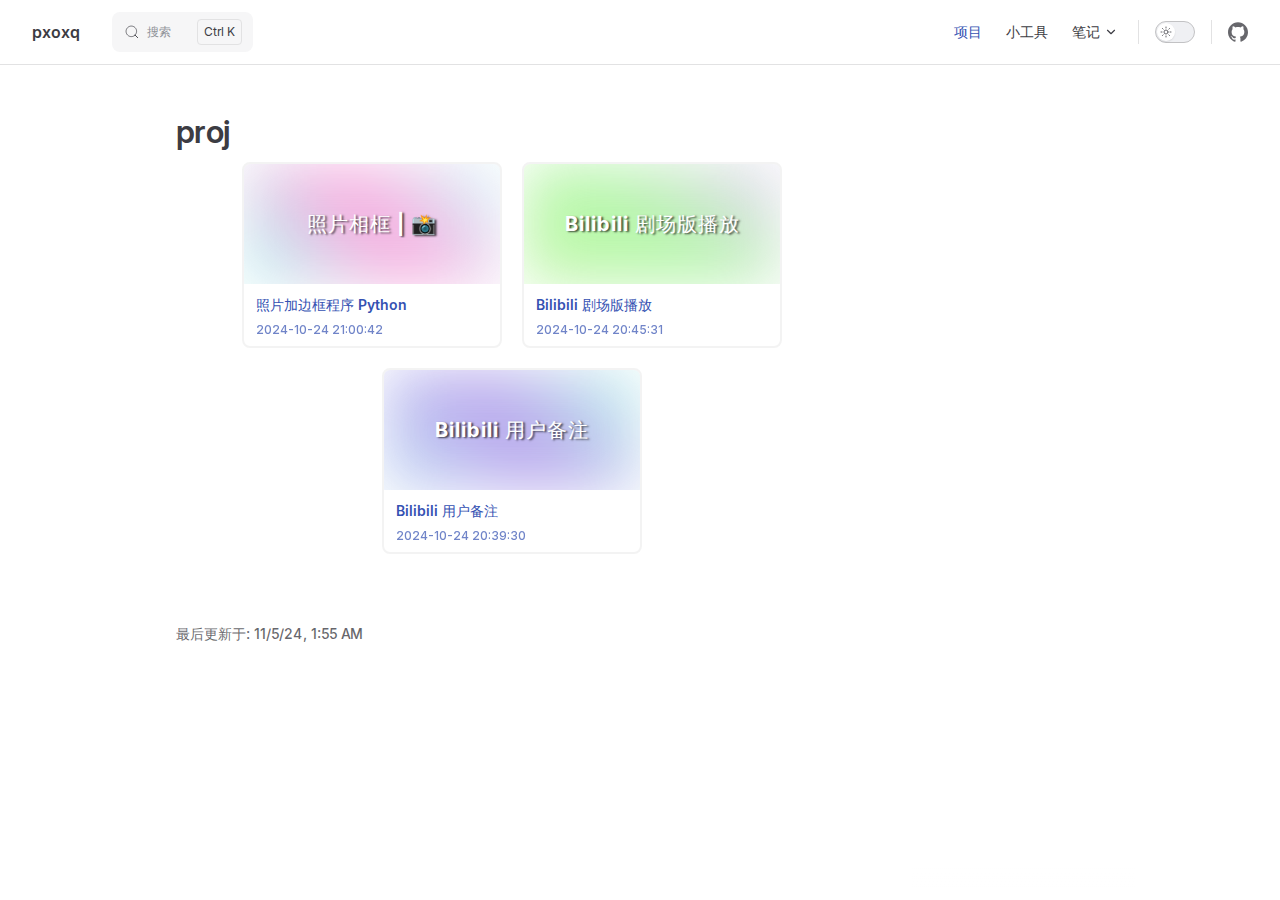
<file: category/proj.html>
<!DOCTYPE html>
<html lang="en-US" dir="ltr">
  <head>
    <meta charset="utf-8">
    <meta name="viewport" content="width=device-width,initial-scale=1">
    <title>pxoxq</title>
    <meta name="description" content="-v-">
    <meta name="generator" content="VitePress v1.4.1">
    <link rel="preload stylesheet" href="/assets/style.B-xZ161r.css" as="style">
    
    <script type="module" src="/assets/app.BgZqsntL.js"></script>
    <link rel="preload" href="/assets/inter-roman-latin.Di8DUHzh.woff2" as="font" type="font/woff2" crossorigin="">
    <link rel="modulepreload" href="/assets/chunks/theme.CewpmPjo.js">
    <link rel="modulepreload" href="/assets/chunks/framework.BOdwdXAg.js">
    <link rel="modulepreload" href="/assets/chunks/index.CkV9M3e0.js">
    <link rel="modulepreload" href="/assets/chunks/dayjs.min.C6AzRWTt.js">
    <link rel="modulepreload" href="/assets/chunks/randomColor.Bm-MoKWE.js">
    <link rel="modulepreload" href="/assets/category_proj.md.io-XzIXQ.lean.js">
    <link rel="icon" href="/favicon.ico">
    <script id="check-dark-mode">(()=>{const e=localStorage.getItem("vitepress-theme-appearance")||"auto",a=window.matchMedia("(prefers-color-scheme: dark)").matches;(!e||e==="auto"?a:e==="dark")&&document.documentElement.classList.add("dark")})();</script>
    <script id="check-mac-os">document.documentElement.classList.toggle("mac",/Mac|iPhone|iPod|iPad/i.test(navigator.platform));</script>
    <script>import("/pagefind/pagefind.js").then(i=>{window.__pagefind__=i,i.init()}).catch(()=>{});</script>
  </head>
  <body>
    <div id="app"><!--[--><dialog open data-vv="true" class="pwd-dialog" data-v-5b5bc326><form action="#" class="pwd-form"><div class="pwd-ipt-wrap"><input class="pwd-input" type="password" value="" data="passworedtype" placeholder="请输入密码"><button type="button" style="display:none;" class="pwd-btns clr-pwd">×</button></div><button class="pwd-btns cfm-btn">OK</button></form><div class="msg-box" style="display:none;">密码错误</div></dialog><div class="Layout" data-v-5b5bc326 data-v-17401055><!--[--><!--]--><!--[--><span tabindex="-1" data-v-871489a2></span><a href="#VPContent" class="VPSkipLink visually-hidden" data-v-871489a2> Skip to content </a><!--]--><!----><header class="VPNav" data-v-17401055 data-v-871179e1><div class="VPNavBar" data-v-871179e1 data-v-02de84f0><div class="wrapper" data-v-02de84f0><div class="container" data-v-02de84f0><div class="title" data-v-02de84f0><div class="VPNavBarTitle" data-v-02de84f0 data-v-f4f6bb59><a class="title" href="/" data-v-f4f6bb59><!--[--><!--]--><!----><span data-v-f4f6bb59>pxoxq</span><!--[--><!--]--></a></div></div><div class="content" data-v-02de84f0><div class="content-body" data-v-02de84f0><!--[--><!--]--><div class="blog-search search" data-pagefind-ignore="all" data-v-02de84f0 data-v-fd998d3a><div class="nav-search-btn-wait" data-v-fd998d3a><span data-v-fd998d3a><svg width="14" height="14" viewBox="0 0 20 20" data-v-fd998d3a><path d="M14.386 14.386l4.0877 4.0877-4.0877-4.0877c-2.9418 2.9419-7.7115 2.9419-10.6533 0-2.9419-2.9418-2.9419-7.7115 0-10.6533 2.9418-2.9419 7.7115-2.9419 10.6533 0 2.9419 2.9418 2.9419 7.7115 0 10.6533z" stroke="currentColor" fill="none" fill-rule="evenodd" stroke-linecap="round" stroke-linejoin="round" data-v-fd998d3a></path></svg></span><span class="search-tip" data-v-fd998d3a>搜索</span><span class="metaKey" data-v-fd998d3a> K </span></div><!----></div><nav aria-labelledby="main-nav-aria-label" class="VPNavBarMenu menu" data-v-02de84f0 data-v-f888ef96><span id="main-nav-aria-label" class="visually-hidden" data-v-f888ef96> Main Navigation </span><!--[--><!--[--><a class="VPLink link VPNavBarMenuLink active" href="/category/proj" tabindex="0" data-v-f888ef96 data-v-78d143bd><!--[--><span data-v-78d143bd>项目</span><!--]--></a><!--]--><!--[--><a class="VPLink link VPNavBarMenuLink" href="/category/tools" tabindex="0" data-v-f888ef96 data-v-78d143bd><!--[--><span data-v-78d143bd>小工具</span><!--]--></a><!--]--><!--[--><div class="VPFlyout VPNavBarMenuGroup" data-v-f888ef96 data-v-321f4cb4><button type="button" class="button" aria-haspopup="true" aria-expanded="false" data-v-321f4cb4><span class="text" data-v-321f4cb4><!----><span data-v-321f4cb4>笔记</span><span class="vpi-chevron-down text-icon" data-v-321f4cb4></span></span></button><div class="menu" data-v-321f4cb4><div class="VPMenu" data-v-321f4cb4 data-v-5f8e5c01><div class="items" data-v-5f8e5c01><!--[--><!--[--><div class="VPMenuLink" data-v-5f8e5c01 data-v-15bf73c9><a class="VPLink link" href="/category/study" data-v-15bf73c9><!--[--><span data-v-15bf73c9>学习</span><!--]--></a></div><!--]--><!--[--><div class="VPMenuLink" data-v-5f8e5c01 data-v-15bf73c9><a class="VPLink link" href="/category/awesome" data-v-15bf73c9><!--[--><span data-v-15bf73c9>有趣</span><!--]--></a></div><!--]--><!--]--></div><!--[--><!--]--></div></div></div><!--]--><!--]--></nav><!----><div class="VPNavBarAppearance appearance" data-v-02de84f0 data-v-bc598645><button class="VPSwitch VPSwitchAppearance" type="button" role="switch" title aria-checked="false" data-v-bc598645 data-v-4957a529 data-v-eef33a1a><span class="check" data-v-eef33a1a><span class="icon" data-v-eef33a1a><!--[--><span class="vpi-sun sun" data-v-4957a529></span><span class="vpi-moon moon" data-v-4957a529></span><!--]--></span></span></button></div><div class="VPSocialLinks VPNavBarSocialLinks social-links" data-v-02de84f0 data-v-1f1a948e data-v-7929b9e3><!--[--><a class="VPSocialLink no-icon" href="https://github.com/pxoxq" aria-label="github" target="_blank" rel="noopener" data-v-7929b9e3 data-v-832fecfa><span class="vpi-social-github" /></a><!--]--></div><div class="VPFlyout VPNavBarExtra extra" data-v-02de84f0 data-v-a2979e58 data-v-321f4cb4><button type="button" class="button" aria-haspopup="true" aria-expanded="false" aria-label="extra navigation" data-v-321f4cb4><span class="vpi-more-horizontal icon" data-v-321f4cb4></span></button><div class="menu" data-v-321f4cb4><div class="VPMenu" data-v-321f4cb4 data-v-5f8e5c01><!----><!--[--><!--[--><!----><div class="group" data-v-a2979e58><div class="item appearance" data-v-a2979e58><p class="label" data-v-a2979e58>主题</p><div class="appearance-action" data-v-a2979e58><button class="VPSwitch VPSwitchAppearance" type="button" role="switch" title aria-checked="false" data-v-a2979e58 data-v-4957a529 data-v-eef33a1a><span class="check" data-v-eef33a1a><span class="icon" data-v-eef33a1a><!--[--><span class="vpi-sun sun" data-v-4957a529></span><span class="vpi-moon moon" data-v-4957a529></span><!--]--></span></span></button></div></div></div><div class="group" data-v-a2979e58><div class="item social-links" data-v-a2979e58><div class="VPSocialLinks social-links-list" data-v-a2979e58 data-v-7929b9e3><!--[--><a class="VPSocialLink no-icon" href="https://github.com/pxoxq" aria-label="github" target="_blank" rel="noopener" data-v-7929b9e3 data-v-832fecfa><span class="vpi-social-github" /></a><!--]--></div></div></div><!--]--><!--]--></div></div></div><!--[--><!--]--><button type="button" class="VPNavBarHamburger hamburger" aria-label="mobile navigation" aria-expanded="false" aria-controls="VPNavScreen" data-v-02de84f0 data-v-e6ceeaf8><span class="container" data-v-e6ceeaf8><span class="top" data-v-e6ceeaf8></span><span class="middle" data-v-e6ceeaf8></span><span class="bottom" data-v-e6ceeaf8></span></span></button></div></div></div></div><div class="divider" data-v-02de84f0><div class="divider-line" data-v-02de84f0></div></div></div><!----></header><div class="VPLocalNav empty fixed" data-v-17401055 data-v-6430ffe7><div class="container" data-v-6430ffe7><!----><div class="VPLocalNavOutlineDropdown" style="--vp-vh:0px;" data-v-6430ffe7 data-v-cf949a41><button data-v-cf949a41>返回顶部</button><!----></div></div></div><!----><div class="VPContent" id="VPContent" data-v-17401055 data-v-c875d2c6><div class="VPDoc has-aside" data-v-c875d2c6 data-v-df61a59e><!--[--><!--]--><div class="container" data-v-df61a59e><div class="aside" data-v-df61a59e><div class="aside-curtain" data-v-df61a59e></div><div class="aside-container" data-v-df61a59e><div class="aside-content" data-v-df61a59e><div class="VPDocAside" data-v-df61a59e data-v-540e2421><!--[--><!--]--><!--[--><!--]--><nav aria-labelledby="doc-outline-aria-label" class="VPDocAsideOutline" data-v-540e2421 data-v-1f7b4d03><div class="content" data-v-1f7b4d03><div class="outline-marker" data-v-1f7b4d03></div><div aria-level="2" class="outline-title" id="doc-outline-aria-label" role="heading" data-v-1f7b4d03>页面目录</div><ul class="VPDocOutlineItem root" data-v-1f7b4d03 data-v-97f56f55><!--[--><!--]--></ul></div></nav><!--[--><!--]--><div class="spacer" data-v-540e2421></div><!--[--><!--]--><!----><!--[--><!--]--><!--[--><!--]--></div></div></div></div><div class="content" data-v-df61a59e><div class="content-container" data-v-df61a59e><!--[--><!--]--><main class="main" data-v-df61a59e><div style="position:relative;" class="vp-doc _category_proj" data-v-df61a59e><div data-pagefind-body="true"><!--[--><h1>proj</h1><div class="cards-wrap"><!--[--><a class="card" href="/pages/proj/photograph/photo-frames-py" style="--bg:hsl(143deg 92% 75%);"><div class="cover"><div class="_coverWrap_cxygm_1"><div class="_textCover_cxygm_11" style="--angle:50deg;--color:#7fffee;--color2:#f975cb;--color3:#b2fffb;"><div class="_text_cxygm_11">照片相框 | 📸</div></div></div></div><div class="detail"><div class="title">照片加边框程序 Python</div><div class="time">2024-10-25 05:00:42</div></div></a><a class="card" href="/pages/proj/tampermonkey/bilibili-player" style="--bg:hsl(110deg 88% 74%);"><div class="cover"><div class="_coverWrap_cxygm_1"><div class="_textCover_cxygm_11" style="--angle:38deg;--color:#9af470;--color2:#87f276;--color3:#ddb5fc;"><div class="_text_cxygm_11">Bilibili 剧场版播放</div></div></div></div><div class="detail"><div class="title">Bilibili 剧场版播放</div><div class="time">2024-10-25 04:45:31</div></div></a><a class="card" href="/pages/proj/tampermonkey/bilibili-nickname" style="--bg:hsl(43deg 80% 74%);"><div class="cover"><div class="_coverWrap_cxygm_1"><div class="_textCover_cxygm_11" style="--angle:50deg;--color:#9ccbed;--color2:#8e6ce2;--color3:#9effe3;"><div class="_text_cxygm_11">Bilibili 用户备注</div></div></div></div><div class="detail"><div class="title">Bilibili 用户备注</div><div class="time">2024-10-25 04:39:30</div></div></a><!--]--></div><!----><!--]--></div></div></main><footer class="VPDocFooter" data-v-df61a59e data-v-ea92ba03><!--[--><!--]--><div class="edit-info" data-v-ea92ba03><!----><div class="last-updated" data-v-ea92ba03><p class="VPLastUpdated" data-v-ea92ba03 data-v-84a2f8bb>最后更新于: <time datetime="2024-11-05T01:55:34.000Z" data-v-84a2f8bb></time></p></div></div><!----></footer><!--[--><!--]--></div></div></div><!--[--><!--]--></div></div><!----><!--[--><!--]--></div><!--]--></div>
    <script>window.__VP_HASH_MAP__=JSON.parse("{\"category_awesome.md\":\"BAUjKAXZ\",\"category_proj.md\":\"io-XzIXQ\",\"category_study.md\":\"CqLJuGlw\",\"category_tools.md\":\"DB0gXe3p\",\"index.md\":\"BqcA3ZXu\",\"pages_awesome_index.md\":\"CnDLYJoq\",\"pages_proj_photograph_photo-frames-py.md\":\"CT-SqRdu\",\"pages_proj_tampermonkey_bilibili-nickname.md\":\"DKZ9iJzD\",\"pages_proj_tampermonkey_bilibili-player.md\":\"BDY0giYH\",\"pages_study_index.md\":\"BAIbx3IP\",\"pages_tools_img-spliter.md\":\"3vXyq0bP\",\"pages_tools_test.md\":\"B3N7laQE\",\"yy_happy-birthday.md\":\"C5-99D7A\"}");window.__VP_SITE_DATA__=JSON.parse("{\"lang\":\"en-US\",\"dir\":\"ltr\",\"title\":\"pxoxq\",\"description\":\"-v-\",\"base\":\"/\",\"head\":[],\"router\":{\"prefetchLinks\":true},\"appearance\":true,\"themeConfig\":{\"notFound\":{\"title\":\"啥也没有\",\"quote\":\"\",\"code\":\"没找到呀\",\"linkLabel\":\"返回主页\",\"linkText\":\"返回主页\"},\"lastUpdatedText\":\"最后更新于\",\"nav\":[{\"text\":\"项目\",\"link\":\"/category/proj\"},{\"text\":\"小工具\",\"link\":\"/category/tools\"},{\"text\":\"笔记\",\"items\":[{\"text\":\"学习\",\"link\":\"/category/study\"},{\"text\":\"有趣\",\"link\":\"/category/awesome\"}]}],\"sidebar\":{\"/pages/tools/\":{\"base\":\"/pages/tools/\",\"items\":[{\"text\":\"图像分割\",\"link\":\"img-spliter\"},{\"text\":\"测试文章\",\"link\":\"test\"}]},\"/pages/proj/\":{\"base\":\"/pages/proj/\",\"items\":[{\"text\":\"photograph\",\"items\":[{\"text\":\"照片加边框程序 Python\",\"link\":\"photograph/photo-frames-py\"}],\"collapsed\":true},{\"text\":\"tampermonkey\",\"items\":[{\"text\":\"Bilibili 用户备注\",\"link\":\"tampermonkey/bilibili-nickname\"},{\"text\":\"Bilibili 剧场版播放\",\"link\":\"tampermonkey/bilibili-player\"}],\"collapsed\":true}]},\"/pages/study/\":{\"base\":\"/pages/study/\",\"items\":[]},\"/pages/awesome/\":{\"base\":\"/pages/awesome/\",\"items\":[]}},\"socialLinks\":[{\"icon\":\"github\",\"link\":\"https://github.com/pxoxq\"}],\"docFooter\":{\"prev\":\"上一篇\",\"next\":\"下一篇\"},\"darkModeSwitchLabel\":\"主题\",\"outline\":{\"label\":\"页面目录\",\"level\":[1,6]},\"search\":{\"provider\":\"local\"},\"sidebarMenuLabel\":\"菜单\",\"returnToTopLabel\":\"返回顶部\"},\"locales\":{},\"scrollOffset\":134,\"cleanUrls\":true}");</script>
    
  </body>
</html>
</file>
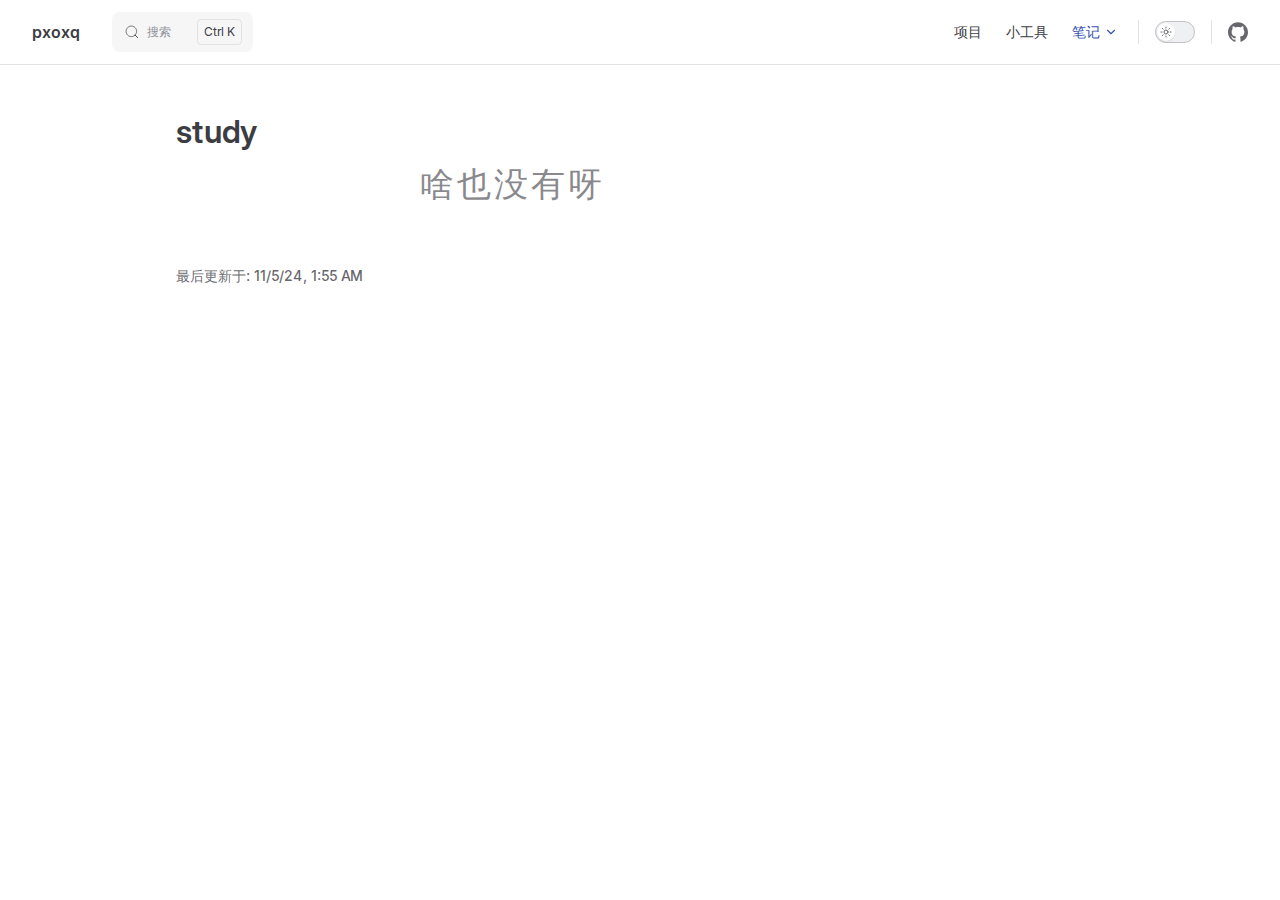
<file: category/study.html>
<!DOCTYPE html>
<html lang="en-US" dir="ltr">
  <head>
    <meta charset="utf-8">
    <meta name="viewport" content="width=device-width,initial-scale=1">
    <title>pxoxq</title>
    <meta name="description" content="-v-">
    <meta name="generator" content="VitePress v1.4.1">
    <link rel="preload stylesheet" href="/assets/style.B-xZ161r.css" as="style">
    
    <script type="module" src="/assets/app.BgZqsntL.js"></script>
    <link rel="preload" href="/assets/inter-roman-latin.Di8DUHzh.woff2" as="font" type="font/woff2" crossorigin="">
    <link rel="modulepreload" href="/assets/chunks/theme.CewpmPjo.js">
    <link rel="modulepreload" href="/assets/chunks/framework.BOdwdXAg.js">
    <link rel="modulepreload" href="/assets/chunks/index.CkV9M3e0.js">
    <link rel="modulepreload" href="/assets/chunks/dayjs.min.C6AzRWTt.js">
    <link rel="modulepreload" href="/assets/chunks/randomColor.Bm-MoKWE.js">
    <link rel="modulepreload" href="/assets/category_study.md.CqLJuGlw.lean.js">
    <link rel="icon" href="/favicon.ico">
    <script id="check-dark-mode">(()=>{const e=localStorage.getItem("vitepress-theme-appearance")||"auto",a=window.matchMedia("(prefers-color-scheme: dark)").matches;(!e||e==="auto"?a:e==="dark")&&document.documentElement.classList.add("dark")})();</script>
    <script id="check-mac-os">document.documentElement.classList.toggle("mac",/Mac|iPhone|iPod|iPad/i.test(navigator.platform));</script>
    <script>import("/pagefind/pagefind.js").then(i=>{window.__pagefind__=i,i.init()}).catch(()=>{});</script>
  </head>
  <body>
    <div id="app"><!--[--><dialog open data-vv="true" class="pwd-dialog" data-v-5b5bc326><form action="#" class="pwd-form"><div class="pwd-ipt-wrap"><input class="pwd-input" type="password" value="" data="passworedtype" placeholder="请输入密码"><button type="button" style="display:none;" class="pwd-btns clr-pwd">×</button></div><button class="pwd-btns cfm-btn">OK</button></form><div class="msg-box" style="display:none;">密码错误</div></dialog><div class="Layout" data-v-5b5bc326 data-v-17401055><!--[--><!--]--><!--[--><span tabindex="-1" data-v-871489a2></span><a href="#VPContent" class="VPSkipLink visually-hidden" data-v-871489a2> Skip to content </a><!--]--><!----><header class="VPNav" data-v-17401055 data-v-871179e1><div class="VPNavBar" data-v-871179e1 data-v-02de84f0><div class="wrapper" data-v-02de84f0><div class="container" data-v-02de84f0><div class="title" data-v-02de84f0><div class="VPNavBarTitle" data-v-02de84f0 data-v-f4f6bb59><a class="title" href="/" data-v-f4f6bb59><!--[--><!--]--><!----><span data-v-f4f6bb59>pxoxq</span><!--[--><!--]--></a></div></div><div class="content" data-v-02de84f0><div class="content-body" data-v-02de84f0><!--[--><!--]--><div class="blog-search search" data-pagefind-ignore="all" data-v-02de84f0 data-v-fd998d3a><div class="nav-search-btn-wait" data-v-fd998d3a><span data-v-fd998d3a><svg width="14" height="14" viewBox="0 0 20 20" data-v-fd998d3a><path d="M14.386 14.386l4.0877 4.0877-4.0877-4.0877c-2.9418 2.9419-7.7115 2.9419-10.6533 0-2.9419-2.9418-2.9419-7.7115 0-10.6533 2.9418-2.9419 7.7115-2.9419 10.6533 0 2.9419 2.9418 2.9419 7.7115 0 10.6533z" stroke="currentColor" fill="none" fill-rule="evenodd" stroke-linecap="round" stroke-linejoin="round" data-v-fd998d3a></path></svg></span><span class="search-tip" data-v-fd998d3a>搜索</span><span class="metaKey" data-v-fd998d3a> K </span></div><!----></div><nav aria-labelledby="main-nav-aria-label" class="VPNavBarMenu menu" data-v-02de84f0 data-v-f888ef96><span id="main-nav-aria-label" class="visually-hidden" data-v-f888ef96> Main Navigation </span><!--[--><!--[--><a class="VPLink link VPNavBarMenuLink" href="/category/proj" tabindex="0" data-v-f888ef96 data-v-78d143bd><!--[--><span data-v-78d143bd>项目</span><!--]--></a><!--]--><!--[--><a class="VPLink link VPNavBarMenuLink" href="/category/tools" tabindex="0" data-v-f888ef96 data-v-78d143bd><!--[--><span data-v-78d143bd>小工具</span><!--]--></a><!--]--><!--[--><div class="VPFlyout VPNavBarMenuGroup active" data-v-f888ef96 data-v-321f4cb4><button type="button" class="button" aria-haspopup="true" aria-expanded="false" data-v-321f4cb4><span class="text" data-v-321f4cb4><!----><span data-v-321f4cb4>笔记</span><span class="vpi-chevron-down text-icon" data-v-321f4cb4></span></span></button><div class="menu" data-v-321f4cb4><div class="VPMenu" data-v-321f4cb4 data-v-5f8e5c01><div class="items" data-v-5f8e5c01><!--[--><!--[--><div class="VPMenuLink" data-v-5f8e5c01 data-v-15bf73c9><a class="VPLink link active" href="/category/study" data-v-15bf73c9><!--[--><span data-v-15bf73c9>学习</span><!--]--></a></div><!--]--><!--[--><div class="VPMenuLink" data-v-5f8e5c01 data-v-15bf73c9><a class="VPLink link" href="/category/awesome" data-v-15bf73c9><!--[--><span data-v-15bf73c9>有趣</span><!--]--></a></div><!--]--><!--]--></div><!--[--><!--]--></div></div></div><!--]--><!--]--></nav><!----><div class="VPNavBarAppearance appearance" data-v-02de84f0 data-v-bc598645><button class="VPSwitch VPSwitchAppearance" type="button" role="switch" title aria-checked="false" data-v-bc598645 data-v-4957a529 data-v-eef33a1a><span class="check" data-v-eef33a1a><span class="icon" data-v-eef33a1a><!--[--><span class="vpi-sun sun" data-v-4957a529></span><span class="vpi-moon moon" data-v-4957a529></span><!--]--></span></span></button></div><div class="VPSocialLinks VPNavBarSocialLinks social-links" data-v-02de84f0 data-v-1f1a948e data-v-7929b9e3><!--[--><a class="VPSocialLink no-icon" href="https://github.com/pxoxq" aria-label="github" target="_blank" rel="noopener" data-v-7929b9e3 data-v-832fecfa><span class="vpi-social-github" /></a><!--]--></div><div class="VPFlyout VPNavBarExtra extra" data-v-02de84f0 data-v-a2979e58 data-v-321f4cb4><button type="button" class="button" aria-haspopup="true" aria-expanded="false" aria-label="extra navigation" data-v-321f4cb4><span class="vpi-more-horizontal icon" data-v-321f4cb4></span></button><div class="menu" data-v-321f4cb4><div class="VPMenu" data-v-321f4cb4 data-v-5f8e5c01><!----><!--[--><!--[--><!----><div class="group" data-v-a2979e58><div class="item appearance" data-v-a2979e58><p class="label" data-v-a2979e58>主题</p><div class="appearance-action" data-v-a2979e58><button class="VPSwitch VPSwitchAppearance" type="button" role="switch" title aria-checked="false" data-v-a2979e58 data-v-4957a529 data-v-eef33a1a><span class="check" data-v-eef33a1a><span class="icon" data-v-eef33a1a><!--[--><span class="vpi-sun sun" data-v-4957a529></span><span class="vpi-moon moon" data-v-4957a529></span><!--]--></span></span></button></div></div></div><div class="group" data-v-a2979e58><div class="item social-links" data-v-a2979e58><div class="VPSocialLinks social-links-list" data-v-a2979e58 data-v-7929b9e3><!--[--><a class="VPSocialLink no-icon" href="https://github.com/pxoxq" aria-label="github" target="_blank" rel="noopener" data-v-7929b9e3 data-v-832fecfa><span class="vpi-social-github" /></a><!--]--></div></div></div><!--]--><!--]--></div></div></div><!--[--><!--]--><button type="button" class="VPNavBarHamburger hamburger" aria-label="mobile navigation" aria-expanded="false" aria-controls="VPNavScreen" data-v-02de84f0 data-v-e6ceeaf8><span class="container" data-v-e6ceeaf8><span class="top" data-v-e6ceeaf8></span><span class="middle" data-v-e6ceeaf8></span><span class="bottom" data-v-e6ceeaf8></span></span></button></div></div></div></div><div class="divider" data-v-02de84f0><div class="divider-line" data-v-02de84f0></div></div></div><!----></header><div class="VPLocalNav empty fixed" data-v-17401055 data-v-6430ffe7><div class="container" data-v-6430ffe7><!----><div class="VPLocalNavOutlineDropdown" style="--vp-vh:0px;" data-v-6430ffe7 data-v-cf949a41><button data-v-cf949a41>返回顶部</button><!----></div></div></div><!----><div class="VPContent" id="VPContent" data-v-17401055 data-v-c875d2c6><div class="VPDoc has-aside" data-v-c875d2c6 data-v-df61a59e><!--[--><!--]--><div class="container" data-v-df61a59e><div class="aside" data-v-df61a59e><div class="aside-curtain" data-v-df61a59e></div><div class="aside-container" data-v-df61a59e><div class="aside-content" data-v-df61a59e><div class="VPDocAside" data-v-df61a59e data-v-540e2421><!--[--><!--]--><!--[--><!--]--><nav aria-labelledby="doc-outline-aria-label" class="VPDocAsideOutline" data-v-540e2421 data-v-1f7b4d03><div class="content" data-v-1f7b4d03><div class="outline-marker" data-v-1f7b4d03></div><div aria-level="2" class="outline-title" id="doc-outline-aria-label" role="heading" data-v-1f7b4d03>页面目录</div><ul class="VPDocOutlineItem root" data-v-1f7b4d03 data-v-97f56f55><!--[--><!--]--></ul></div></nav><!--[--><!--]--><div class="spacer" data-v-540e2421></div><!--[--><!--]--><!----><!--[--><!--]--><!--[--><!--]--></div></div></div></div><div class="content" data-v-df61a59e><div class="content-container" data-v-df61a59e><!--[--><!--]--><main class="main" data-v-df61a59e><div style="position:relative;" class="vp-doc _category_study" data-v-df61a59e><div data-pagefind-body="true"><!--[--><h1>study</h1><div class="cards-wrap"><!--[--><!--]--></div><div class="empty-box">啥也没有呀</div><!--]--></div></div></main><footer class="VPDocFooter" data-v-df61a59e data-v-ea92ba03><!--[--><!--]--><div class="edit-info" data-v-ea92ba03><!----><div class="last-updated" data-v-ea92ba03><p class="VPLastUpdated" data-v-ea92ba03 data-v-84a2f8bb>最后更新于: <time datetime="2024-11-05T01:55:34.000Z" data-v-84a2f8bb></time></p></div></div><!----></footer><!--[--><!--]--></div></div></div><!--[--><!--]--></div></div><!----><!--[--><!--]--></div><!--]--></div>
    <script>window.__VP_HASH_MAP__=JSON.parse("{\"category_awesome.md\":\"BAUjKAXZ\",\"category_proj.md\":\"io-XzIXQ\",\"category_study.md\":\"CqLJuGlw\",\"category_tools.md\":\"DB0gXe3p\",\"index.md\":\"BqcA3ZXu\",\"pages_awesome_index.md\":\"CnDLYJoq\",\"pages_proj_photograph_photo-frames-py.md\":\"CT-SqRdu\",\"pages_proj_tampermonkey_bilibili-nickname.md\":\"DKZ9iJzD\",\"pages_proj_tampermonkey_bilibili-player.md\":\"BDY0giYH\",\"pages_study_index.md\":\"BAIbx3IP\",\"pages_tools_img-spliter.md\":\"3vXyq0bP\",\"pages_tools_test.md\":\"B3N7laQE\",\"yy_happy-birthday.md\":\"C5-99D7A\"}");window.__VP_SITE_DATA__=JSON.parse("{\"lang\":\"en-US\",\"dir\":\"ltr\",\"title\":\"pxoxq\",\"description\":\"-v-\",\"base\":\"/\",\"head\":[],\"router\":{\"prefetchLinks\":true},\"appearance\":true,\"themeConfig\":{\"notFound\":{\"title\":\"啥也没有\",\"quote\":\"\",\"code\":\"没找到呀\",\"linkLabel\":\"返回主页\",\"linkText\":\"返回主页\"},\"lastUpdatedText\":\"最后更新于\",\"nav\":[{\"text\":\"项目\",\"link\":\"/category/proj\"},{\"text\":\"小工具\",\"link\":\"/category/tools\"},{\"text\":\"笔记\",\"items\":[{\"text\":\"学习\",\"link\":\"/category/study\"},{\"text\":\"有趣\",\"link\":\"/category/awesome\"}]}],\"sidebar\":{\"/pages/tools/\":{\"base\":\"/pages/tools/\",\"items\":[{\"text\":\"图像分割\",\"link\":\"img-spliter\"},{\"text\":\"测试文章\",\"link\":\"test\"}]},\"/pages/proj/\":{\"base\":\"/pages/proj/\",\"items\":[{\"text\":\"photograph\",\"items\":[{\"text\":\"照片加边框程序 Python\",\"link\":\"photograph/photo-frames-py\"}],\"collapsed\":true},{\"text\":\"tampermonkey\",\"items\":[{\"text\":\"Bilibili 用户备注\",\"link\":\"tampermonkey/bilibili-nickname\"},{\"text\":\"Bilibili 剧场版播放\",\"link\":\"tampermonkey/bilibili-player\"}],\"collapsed\":true}]},\"/pages/study/\":{\"base\":\"/pages/study/\",\"items\":[]},\"/pages/awesome/\":{\"base\":\"/pages/awesome/\",\"items\":[]}},\"socialLinks\":[{\"icon\":\"github\",\"link\":\"https://github.com/pxoxq\"}],\"docFooter\":{\"prev\":\"上一篇\",\"next\":\"下一篇\"},\"darkModeSwitchLabel\":\"主题\",\"outline\":{\"label\":\"页面目录\",\"level\":[1,6]},\"search\":{\"provider\":\"local\"},\"sidebarMenuLabel\":\"菜单\",\"returnToTopLabel\":\"返回顶部\"},\"locales\":{},\"scrollOffset\":134,\"cleanUrls\":true}");</script>
    
  </body>
</html>
</file>
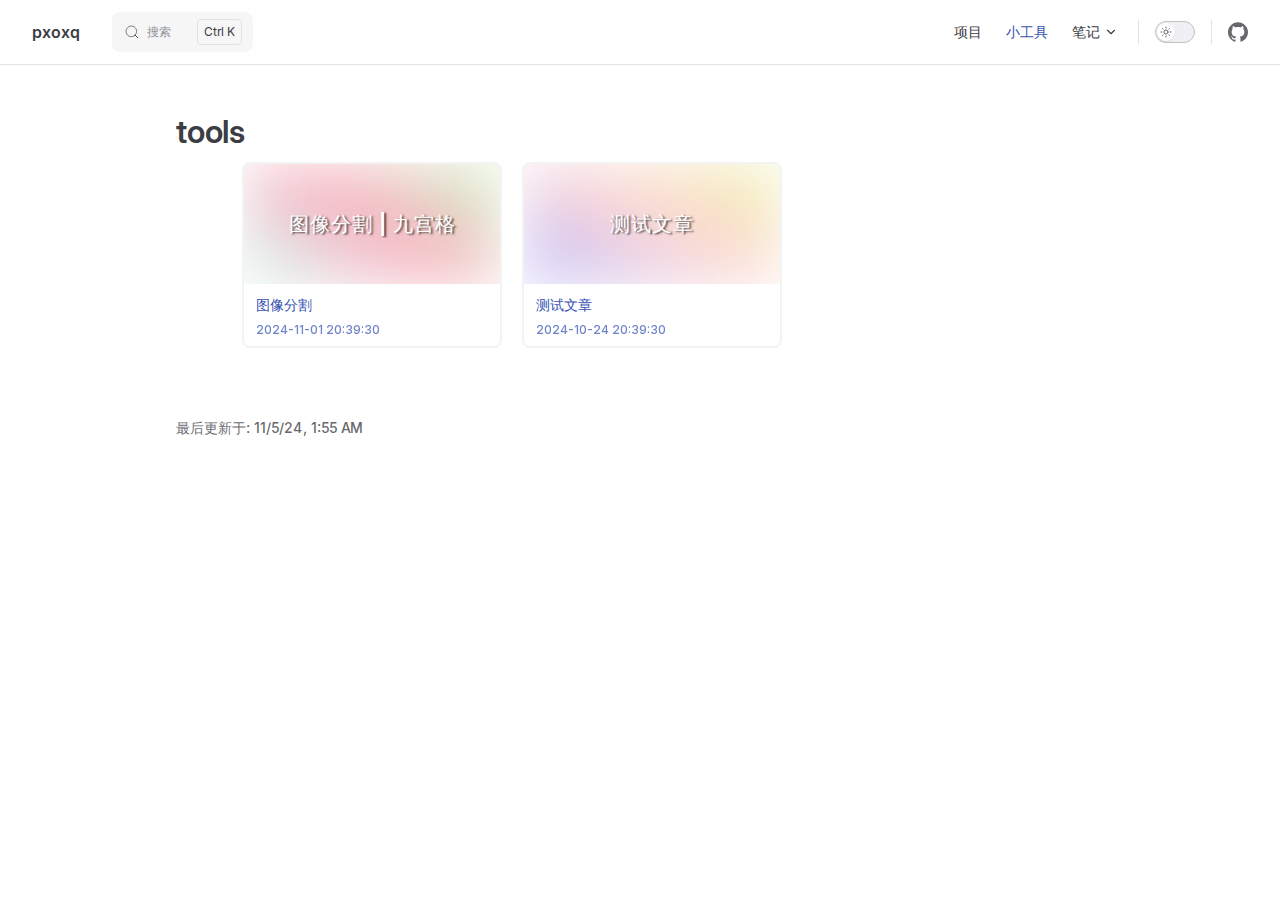
<file: category/tools.html>
<!DOCTYPE html>
<html lang="en-US" dir="ltr">
  <head>
    <meta charset="utf-8">
    <meta name="viewport" content="width=device-width,initial-scale=1">
    <title>pxoxq</title>
    <meta name="description" content="-v-">
    <meta name="generator" content="VitePress v1.4.1">
    <link rel="preload stylesheet" href="/assets/style.B-xZ161r.css" as="style">
    
    <script type="module" src="/assets/app.BgZqsntL.js"></script>
    <link rel="preload" href="/assets/inter-roman-latin.Di8DUHzh.woff2" as="font" type="font/woff2" crossorigin="">
    <link rel="modulepreload" href="/assets/chunks/theme.CewpmPjo.js">
    <link rel="modulepreload" href="/assets/chunks/framework.BOdwdXAg.js">
    <link rel="modulepreload" href="/assets/chunks/index.CkV9M3e0.js">
    <link rel="modulepreload" href="/assets/chunks/dayjs.min.C6AzRWTt.js">
    <link rel="modulepreload" href="/assets/chunks/randomColor.Bm-MoKWE.js">
    <link rel="modulepreload" href="/assets/category_tools.md.DB0gXe3p.lean.js">
    <link rel="icon" href="/favicon.ico">
    <script id="check-dark-mode">(()=>{const e=localStorage.getItem("vitepress-theme-appearance")||"auto",a=window.matchMedia("(prefers-color-scheme: dark)").matches;(!e||e==="auto"?a:e==="dark")&&document.documentElement.classList.add("dark")})();</script>
    <script id="check-mac-os">document.documentElement.classList.toggle("mac",/Mac|iPhone|iPod|iPad/i.test(navigator.platform));</script>
    <script>import("/pagefind/pagefind.js").then(i=>{window.__pagefind__=i,i.init()}).catch(()=>{});</script>
  </head>
  <body>
    <div id="app"><!--[--><dialog open data-vv="true" class="pwd-dialog" data-v-5b5bc326><form action="#" class="pwd-form"><div class="pwd-ipt-wrap"><input class="pwd-input" type="password" value="" data="passworedtype" placeholder="请输入密码"><button type="button" style="display:none;" class="pwd-btns clr-pwd">×</button></div><button class="pwd-btns cfm-btn">OK</button></form><div class="msg-box" style="display:none;">密码错误</div></dialog><div class="Layout" data-v-5b5bc326 data-v-17401055><!--[--><!--]--><!--[--><span tabindex="-1" data-v-871489a2></span><a href="#VPContent" class="VPSkipLink visually-hidden" data-v-871489a2> Skip to content </a><!--]--><!----><header class="VPNav" data-v-17401055 data-v-871179e1><div class="VPNavBar" data-v-871179e1 data-v-02de84f0><div class="wrapper" data-v-02de84f0><div class="container" data-v-02de84f0><div class="title" data-v-02de84f0><div class="VPNavBarTitle" data-v-02de84f0 data-v-f4f6bb59><a class="title" href="/" data-v-f4f6bb59><!--[--><!--]--><!----><span data-v-f4f6bb59>pxoxq</span><!--[--><!--]--></a></div></div><div class="content" data-v-02de84f0><div class="content-body" data-v-02de84f0><!--[--><!--]--><div class="blog-search search" data-pagefind-ignore="all" data-v-02de84f0 data-v-fd998d3a><div class="nav-search-btn-wait" data-v-fd998d3a><span data-v-fd998d3a><svg width="14" height="14" viewBox="0 0 20 20" data-v-fd998d3a><path d="M14.386 14.386l4.0877 4.0877-4.0877-4.0877c-2.9418 2.9419-7.7115 2.9419-10.6533 0-2.9419-2.9418-2.9419-7.7115 0-10.6533 2.9418-2.9419 7.7115-2.9419 10.6533 0 2.9419 2.9418 2.9419 7.7115 0 10.6533z" stroke="currentColor" fill="none" fill-rule="evenodd" stroke-linecap="round" stroke-linejoin="round" data-v-fd998d3a></path></svg></span><span class="search-tip" data-v-fd998d3a>搜索</span><span class="metaKey" data-v-fd998d3a> K </span></div><!----></div><nav aria-labelledby="main-nav-aria-label" class="VPNavBarMenu menu" data-v-02de84f0 data-v-f888ef96><span id="main-nav-aria-label" class="visually-hidden" data-v-f888ef96> Main Navigation </span><!--[--><!--[--><a class="VPLink link VPNavBarMenuLink" href="/category/proj" tabindex="0" data-v-f888ef96 data-v-78d143bd><!--[--><span data-v-78d143bd>项目</span><!--]--></a><!--]--><!--[--><a class="VPLink link VPNavBarMenuLink active" href="/category/tools" tabindex="0" data-v-f888ef96 data-v-78d143bd><!--[--><span data-v-78d143bd>小工具</span><!--]--></a><!--]--><!--[--><div class="VPFlyout VPNavBarMenuGroup" data-v-f888ef96 data-v-321f4cb4><button type="button" class="button" aria-haspopup="true" aria-expanded="false" data-v-321f4cb4><span class="text" data-v-321f4cb4><!----><span data-v-321f4cb4>笔记</span><span class="vpi-chevron-down text-icon" data-v-321f4cb4></span></span></button><div class="menu" data-v-321f4cb4><div class="VPMenu" data-v-321f4cb4 data-v-5f8e5c01><div class="items" data-v-5f8e5c01><!--[--><!--[--><div class="VPMenuLink" data-v-5f8e5c01 data-v-15bf73c9><a class="VPLink link" href="/category/study" data-v-15bf73c9><!--[--><span data-v-15bf73c9>学习</span><!--]--></a></div><!--]--><!--[--><div class="VPMenuLink" data-v-5f8e5c01 data-v-15bf73c9><a class="VPLink link" href="/category/awesome" data-v-15bf73c9><!--[--><span data-v-15bf73c9>有趣</span><!--]--></a></div><!--]--><!--]--></div><!--[--><!--]--></div></div></div><!--]--><!--]--></nav><!----><div class="VPNavBarAppearance appearance" data-v-02de84f0 data-v-bc598645><button class="VPSwitch VPSwitchAppearance" type="button" role="switch" title aria-checked="false" data-v-bc598645 data-v-4957a529 data-v-eef33a1a><span class="check" data-v-eef33a1a><span class="icon" data-v-eef33a1a><!--[--><span class="vpi-sun sun" data-v-4957a529></span><span class="vpi-moon moon" data-v-4957a529></span><!--]--></span></span></button></div><div class="VPSocialLinks VPNavBarSocialLinks social-links" data-v-02de84f0 data-v-1f1a948e data-v-7929b9e3><!--[--><a class="VPSocialLink no-icon" href="https://github.com/pxoxq" aria-label="github" target="_blank" rel="noopener" data-v-7929b9e3 data-v-832fecfa><span class="vpi-social-github" /></a><!--]--></div><div class="VPFlyout VPNavBarExtra extra" data-v-02de84f0 data-v-a2979e58 data-v-321f4cb4><button type="button" class="button" aria-haspopup="true" aria-expanded="false" aria-label="extra navigation" data-v-321f4cb4><span class="vpi-more-horizontal icon" data-v-321f4cb4></span></button><div class="menu" data-v-321f4cb4><div class="VPMenu" data-v-321f4cb4 data-v-5f8e5c01><!----><!--[--><!--[--><!----><div class="group" data-v-a2979e58><div class="item appearance" data-v-a2979e58><p class="label" data-v-a2979e58>主题</p><div class="appearance-action" data-v-a2979e58><button class="VPSwitch VPSwitchAppearance" type="button" role="switch" title aria-checked="false" data-v-a2979e58 data-v-4957a529 data-v-eef33a1a><span class="check" data-v-eef33a1a><span class="icon" data-v-eef33a1a><!--[--><span class="vpi-sun sun" data-v-4957a529></span><span class="vpi-moon moon" data-v-4957a529></span><!--]--></span></span></button></div></div></div><div class="group" data-v-a2979e58><div class="item social-links" data-v-a2979e58><div class="VPSocialLinks social-links-list" data-v-a2979e58 data-v-7929b9e3><!--[--><a class="VPSocialLink no-icon" href="https://github.com/pxoxq" aria-label="github" target="_blank" rel="noopener" data-v-7929b9e3 data-v-832fecfa><span class="vpi-social-github" /></a><!--]--></div></div></div><!--]--><!--]--></div></div></div><!--[--><!--]--><button type="button" class="VPNavBarHamburger hamburger" aria-label="mobile navigation" aria-expanded="false" aria-controls="VPNavScreen" data-v-02de84f0 data-v-e6ceeaf8><span class="container" data-v-e6ceeaf8><span class="top" data-v-e6ceeaf8></span><span class="middle" data-v-e6ceeaf8></span><span class="bottom" data-v-e6ceeaf8></span></span></button></div></div></div></div><div class="divider" data-v-02de84f0><div class="divider-line" data-v-02de84f0></div></div></div><!----></header><div class="VPLocalNav empty fixed" data-v-17401055 data-v-6430ffe7><div class="container" data-v-6430ffe7><!----><div class="VPLocalNavOutlineDropdown" style="--vp-vh:0px;" data-v-6430ffe7 data-v-cf949a41><button data-v-cf949a41>返回顶部</button><!----></div></div></div><!----><div class="VPContent" id="VPContent" data-v-17401055 data-v-c875d2c6><div class="VPDoc has-aside" data-v-c875d2c6 data-v-df61a59e><!--[--><!--]--><div class="container" data-v-df61a59e><div class="aside" data-v-df61a59e><div class="aside-curtain" data-v-df61a59e></div><div class="aside-container" data-v-df61a59e><div class="aside-content" data-v-df61a59e><div class="VPDocAside" data-v-df61a59e data-v-540e2421><!--[--><!--]--><!--[--><!--]--><nav aria-labelledby="doc-outline-aria-label" class="VPDocAsideOutline" data-v-540e2421 data-v-1f7b4d03><div class="content" data-v-1f7b4d03><div class="outline-marker" data-v-1f7b4d03></div><div aria-level="2" class="outline-title" id="doc-outline-aria-label" role="heading" data-v-1f7b4d03>页面目录</div><ul class="VPDocOutlineItem root" data-v-1f7b4d03 data-v-97f56f55><!--[--><!--]--></ul></div></nav><!--[--><!--]--><div class="spacer" data-v-540e2421></div><!--[--><!--]--><!----><!--[--><!--]--><!--[--><!--]--></div></div></div></div><div class="content" data-v-df61a59e><div class="content-container" data-v-df61a59e><!--[--><!--]--><main class="main" data-v-df61a59e><div style="position:relative;" class="vp-doc _category_tools" data-v-df61a59e><div data-pagefind-body="true"><!--[--><h1>tools</h1><div class="cards-wrap"><!--[--><a class="card" href="/pages/tools/img-spliter" style="--bg:hsl(58deg 96% 65%);"><div class="cover"><div class="_coverWrap_cxygm_1"><div class="_textCover_cxygm_11" style="--angle:36deg;--color:#b2fff0;--color2:#f9819b;--color3:#a7f7a0;"><div class="_text_cxygm_11">图像分割 | 九宫格</div></div></div></div><div class="detail"><div class="title">图像分割</div><div class="time">2024-11-02 04:39:30</div></div></a><a class="card" href="/pages/tools/test" style="--bg:hsl(7deg 95% 67%);"><div class="cover"><div class="_coverWrap_cxygm_1"><div class="_textCover_cxygm_11" style="--angle:30deg;--color:#8991ff;--color2:#fcbdc1;--color3:#e4ef6e;"><div class="_text_cxygm_11">测试文章</div></div></div></div><div class="detail"><div class="title">测试文章</div><div class="time">2024-10-25 04:39:30</div></div></a><!--]--></div><!----><!--]--></div></div></main><footer class="VPDocFooter" data-v-df61a59e data-v-ea92ba03><!--[--><!--]--><div class="edit-info" data-v-ea92ba03><!----><div class="last-updated" data-v-ea92ba03><p class="VPLastUpdated" data-v-ea92ba03 data-v-84a2f8bb>最后更新于: <time datetime="2024-11-05T01:55:34.000Z" data-v-84a2f8bb></time></p></div></div><!----></footer><!--[--><!--]--></div></div></div><!--[--><!--]--></div></div><!----><!--[--><!--]--></div><!--]--></div>
    <script>window.__VP_HASH_MAP__=JSON.parse("{\"category_awesome.md\":\"BAUjKAXZ\",\"category_proj.md\":\"io-XzIXQ\",\"category_study.md\":\"CqLJuGlw\",\"category_tools.md\":\"DB0gXe3p\",\"index.md\":\"BqcA3ZXu\",\"pages_awesome_index.md\":\"CnDLYJoq\",\"pages_proj_photograph_photo-frames-py.md\":\"CT-SqRdu\",\"pages_proj_tampermonkey_bilibili-nickname.md\":\"DKZ9iJzD\",\"pages_proj_tampermonkey_bilibili-player.md\":\"BDY0giYH\",\"pages_study_index.md\":\"BAIbx3IP\",\"pages_tools_img-spliter.md\":\"3vXyq0bP\",\"pages_tools_test.md\":\"B3N7laQE\",\"yy_happy-birthday.md\":\"C5-99D7A\"}");window.__VP_SITE_DATA__=JSON.parse("{\"lang\":\"en-US\",\"dir\":\"ltr\",\"title\":\"pxoxq\",\"description\":\"-v-\",\"base\":\"/\",\"head\":[],\"router\":{\"prefetchLinks\":true},\"appearance\":true,\"themeConfig\":{\"notFound\":{\"title\":\"啥也没有\",\"quote\":\"\",\"code\":\"没找到呀\",\"linkLabel\":\"返回主页\",\"linkText\":\"返回主页\"},\"lastUpdatedText\":\"最后更新于\",\"nav\":[{\"text\":\"项目\",\"link\":\"/category/proj\"},{\"text\":\"小工具\",\"link\":\"/category/tools\"},{\"text\":\"笔记\",\"items\":[{\"text\":\"学习\",\"link\":\"/category/study\"},{\"text\":\"有趣\",\"link\":\"/category/awesome\"}]}],\"sidebar\":{\"/pages/tools/\":{\"base\":\"/pages/tools/\",\"items\":[{\"text\":\"图像分割\",\"link\":\"img-spliter\"},{\"text\":\"测试文章\",\"link\":\"test\"}]},\"/pages/proj/\":{\"base\":\"/pages/proj/\",\"items\":[{\"text\":\"photograph\",\"items\":[{\"text\":\"照片加边框程序 Python\",\"link\":\"photograph/photo-frames-py\"}],\"collapsed\":true},{\"text\":\"tampermonkey\",\"items\":[{\"text\":\"Bilibili 用户备注\",\"link\":\"tampermonkey/bilibili-nickname\"},{\"text\":\"Bilibili 剧场版播放\",\"link\":\"tampermonkey/bilibili-player\"}],\"collapsed\":true}]},\"/pages/study/\":{\"base\":\"/pages/study/\",\"items\":[]},\"/pages/awesome/\":{\"base\":\"/pages/awesome/\",\"items\":[]}},\"socialLinks\":[{\"icon\":\"github\",\"link\":\"https://github.com/pxoxq\"}],\"docFooter\":{\"prev\":\"上一篇\",\"next\":\"下一篇\"},\"darkModeSwitchLabel\":\"主题\",\"outline\":{\"label\":\"页面目录\",\"level\":[1,6]},\"search\":{\"provider\":\"local\"},\"sidebarMenuLabel\":\"菜单\",\"returnToTopLabel\":\"返回顶部\"},\"locales\":{},\"scrollOffset\":134,\"cleanUrls\":true}");</script>
    
  </body>
</html>
</file>
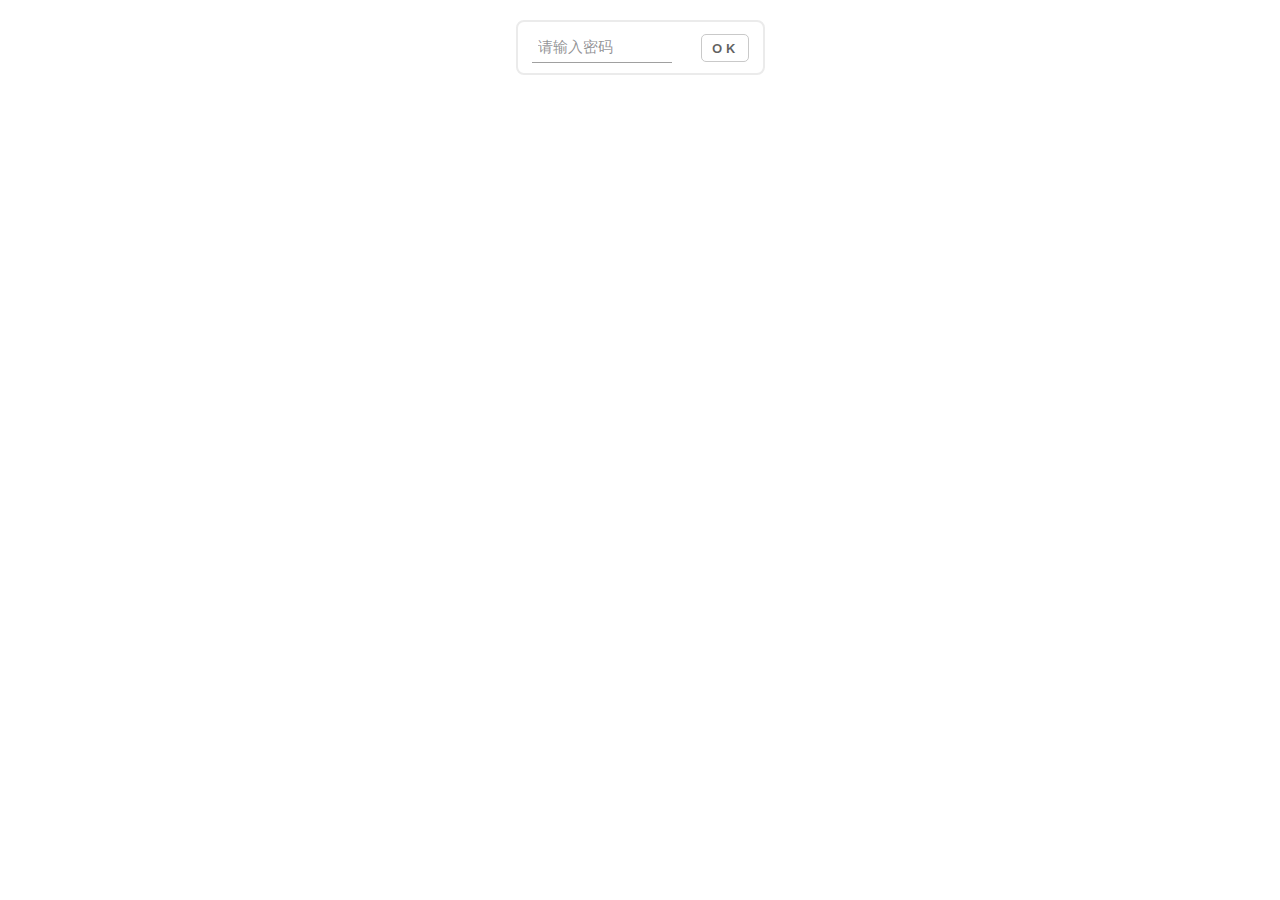
<file: yy/happy-birthday.html>
<!DOCTYPE html>
<html lang="en-US" dir="ltr">
  <head>
    <meta charset="utf-8">
    <meta name="viewport" content="width=device-width,initial-scale=1">
    <title>小雨莹生日快乐呀~ | pxoxq</title>
    <meta name="description" content="-v-">
    <meta name="generator" content="VitePress v1.4.1">
    <link rel="preload stylesheet" href="/assets/style.B-xZ161r.css" as="style">
    
    <script type="module" src="/assets/app.BgZqsntL.js"></script>
    <link rel="preload" href="/assets/inter-roman-latin.Di8DUHzh.woff2" as="font" type="font/woff2" crossorigin="">
    <link rel="modulepreload" href="/assets/chunks/theme.CewpmPjo.js">
    <link rel="modulepreload" href="/assets/chunks/framework.BOdwdXAg.js">
    <link rel="modulepreload" href="/assets/chunks/index.EqMnTr0A.js">
    <link rel="modulepreload" href="/assets/yy_happy-birthday.md.C5-99D7A.lean.js">
    <link rel="icon" href="/favicon.ico">
    <script id="check-dark-mode">(()=>{const e=localStorage.getItem("vitepress-theme-appearance")||"auto",a=window.matchMedia("(prefers-color-scheme: dark)").matches;(!e||e==="auto"?a:e==="dark")&&document.documentElement.classList.add("dark")})();</script>
    <script id="check-mac-os">document.documentElement.classList.toggle("mac",/Mac|iPhone|iPod|iPad/i.test(navigator.platform));</script>
    <script>import("/pagefind/pagefind.js").then(i=>{window.__pagefind__=i,i.init()}).catch(()=>{});</script>
  </head>
  <body>
    <div id="app"><!--[--><dialog open data-vv="true" class="pwd-dialog" data-v-5b5bc326><form action="#" class="pwd-form"><div class="pwd-ipt-wrap"><input class="pwd-input" type="password" value="" data="passworedtype" placeholder="请输入密码"><button type="button" style="display:none;" class="pwd-btns clr-pwd">×</button></div><button class="pwd-btns cfm-btn">OK</button></form><div class="msg-box" style="display:none;">密码错误</div></dialog><!----><!--]--></div>
    <script>window.__VP_HASH_MAP__=JSON.parse("{\"category_awesome.md\":\"BAUjKAXZ\",\"category_proj.md\":\"io-XzIXQ\",\"category_study.md\":\"CqLJuGlw\",\"category_tools.md\":\"DB0gXe3p\",\"index.md\":\"BqcA3ZXu\",\"pages_awesome_index.md\":\"CnDLYJoq\",\"pages_proj_photograph_photo-frames-py.md\":\"CT-SqRdu\",\"pages_proj_tampermonkey_bilibili-nickname.md\":\"DKZ9iJzD\",\"pages_proj_tampermonkey_bilibili-player.md\":\"BDY0giYH\",\"pages_study_index.md\":\"BAIbx3IP\",\"pages_tools_img-spliter.md\":\"3vXyq0bP\",\"pages_tools_test.md\":\"B3N7laQE\",\"yy_happy-birthday.md\":\"C5-99D7A\"}");window.__VP_SITE_DATA__=JSON.parse("{\"lang\":\"en-US\",\"dir\":\"ltr\",\"title\":\"pxoxq\",\"description\":\"-v-\",\"base\":\"/\",\"head\":[],\"router\":{\"prefetchLinks\":true},\"appearance\":true,\"themeConfig\":{\"notFound\":{\"title\":\"啥也没有\",\"quote\":\"\",\"code\":\"没找到呀\",\"linkLabel\":\"返回主页\",\"linkText\":\"返回主页\"},\"lastUpdatedText\":\"最后更新于\",\"nav\":[{\"text\":\"项目\",\"link\":\"/category/proj\"},{\"text\":\"小工具\",\"link\":\"/category/tools\"},{\"text\":\"笔记\",\"items\":[{\"text\":\"学习\",\"link\":\"/category/study\"},{\"text\":\"有趣\",\"link\":\"/category/awesome\"}]}],\"sidebar\":{\"/pages/tools/\":{\"base\":\"/pages/tools/\",\"items\":[{\"text\":\"图像分割\",\"link\":\"img-spliter\"},{\"text\":\"测试文章\",\"link\":\"test\"}]},\"/pages/proj/\":{\"base\":\"/pages/proj/\",\"items\":[{\"text\":\"photograph\",\"items\":[{\"text\":\"照片加边框程序 Python\",\"link\":\"photograph/photo-frames-py\"}],\"collapsed\":true},{\"text\":\"tampermonkey\",\"items\":[{\"text\":\"Bilibili 用户备注\",\"link\":\"tampermonkey/bilibili-nickname\"},{\"text\":\"Bilibili 剧场版播放\",\"link\":\"tampermonkey/bilibili-player\"}],\"collapsed\":true}]},\"/pages/study/\":{\"base\":\"/pages/study/\",\"items\":[]},\"/pages/awesome/\":{\"base\":\"/pages/awesome/\",\"items\":[]}},\"socialLinks\":[{\"icon\":\"github\",\"link\":\"https://github.com/pxoxq\"}],\"docFooter\":{\"prev\":\"上一篇\",\"next\":\"下一篇\"},\"darkModeSwitchLabel\":\"主题\",\"outline\":{\"label\":\"页面目录\",\"level\":[1,6]},\"search\":{\"provider\":\"local\"},\"sidebarMenuLabel\":\"菜单\",\"returnToTopLabel\":\"返回顶部\"},\"locales\":{},\"scrollOffset\":134,\"cleanUrls\":true}");</script>
    
  </body>
</html>
</file>
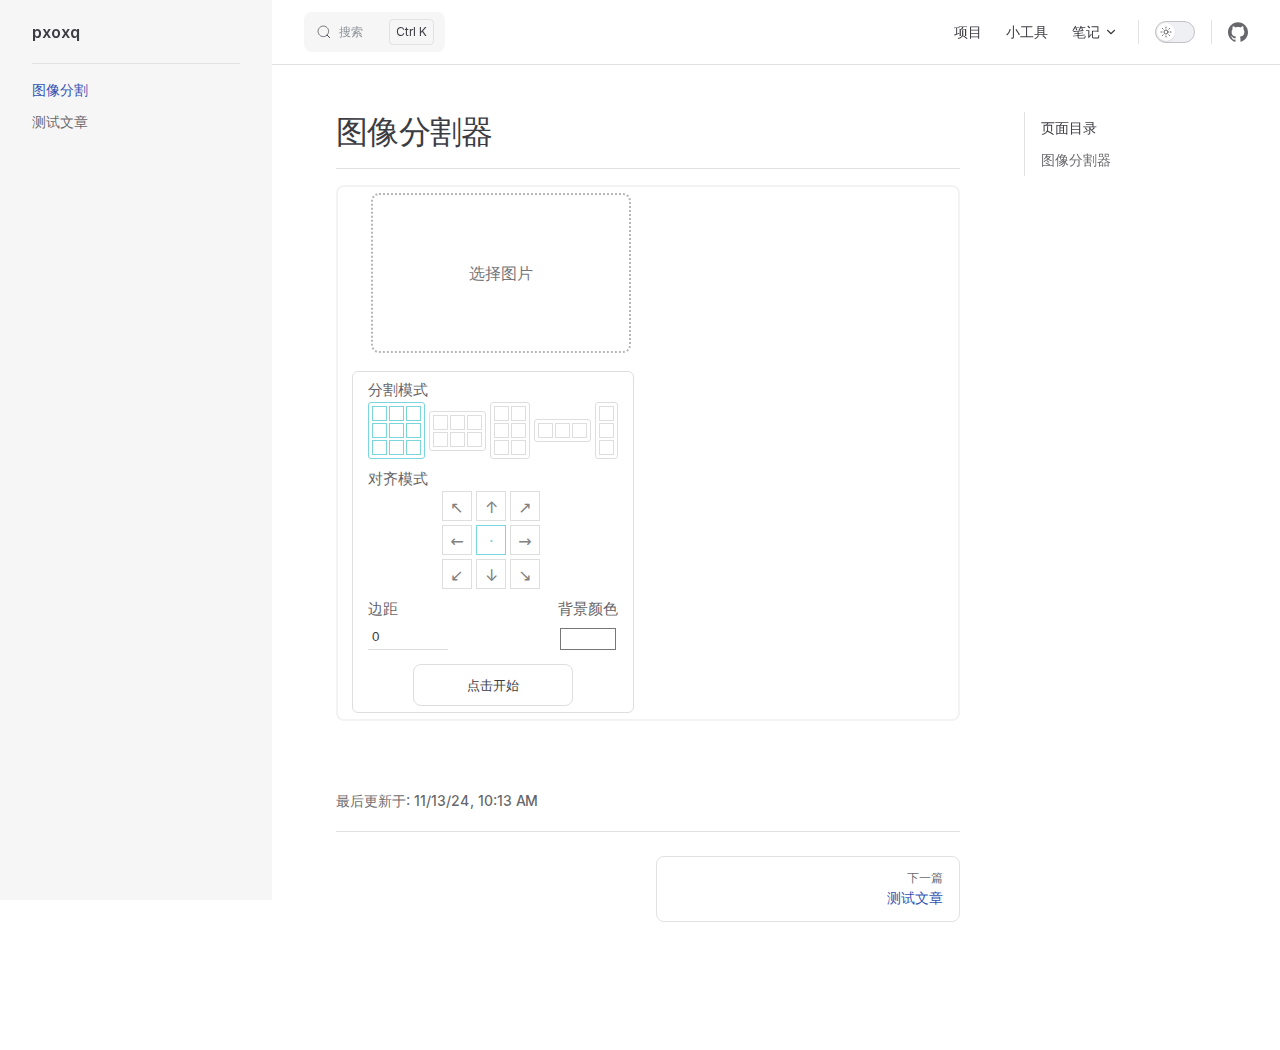
<file: pages/tools/img-spliter.html>
<!DOCTYPE html>
<html lang="en-US" dir="ltr">
  <head>
    <meta charset="utf-8">
    <meta name="viewport" content="width=device-width,initial-scale=1">
    <title>图像分割 | pxoxq</title>
    <meta name="description" content="-v-">
    <meta name="generator" content="VitePress v1.4.1">
    <link rel="preload stylesheet" href="/assets/style.B-xZ161r.css" as="style">
    
    <script type="module" src="/assets/app.BgZqsntL.js"></script>
    <link rel="preload" href="/assets/inter-roman-latin.Di8DUHzh.woff2" as="font" type="font/woff2" crossorigin="">
    <link rel="modulepreload" href="/assets/chunks/theme.CewpmPjo.js">
    <link rel="modulepreload" href="/assets/chunks/framework.BOdwdXAg.js">
    <link rel="modulepreload" href="/assets/chunks/dayjs.min.C6AzRWTt.js">
    <link rel="modulepreload" href="/assets/pages_tools_img-spliter.md.3vXyq0bP.lean.js">
    <link rel="icon" href="/favicon.ico">
    <script id="check-dark-mode">(()=>{const e=localStorage.getItem("vitepress-theme-appearance")||"auto",a=window.matchMedia("(prefers-color-scheme: dark)").matches;(!e||e==="auto"?a:e==="dark")&&document.documentElement.classList.add("dark")})();</script>
    <script id="check-mac-os">document.documentElement.classList.toggle("mac",/Mac|iPhone|iPod|iPad/i.test(navigator.platform));</script>
    <script>import("/pagefind/pagefind.js").then(i=>{window.__pagefind__=i,i.init()}).catch(()=>{});</script>
  </head>
  <body>
    <div id="app"><!--[--><dialog open data-vv="true" class="pwd-dialog" data-v-5b5bc326><form action="#" class="pwd-form"><div class="pwd-ipt-wrap"><input class="pwd-input" type="password" value="" data="passworedtype" placeholder="请输入密码"><button type="button" style="display:none;" class="pwd-btns clr-pwd">×</button></div><button class="pwd-btns cfm-btn">OK</button></form><div class="msg-box" style="display:none;">密码错误</div></dialog><div class="Layout" data-v-5b5bc326 data-v-17401055><!--[--><!--]--><!--[--><span tabindex="-1" data-v-871489a2></span><a href="#VPContent" class="VPSkipLink visually-hidden" data-v-871489a2> Skip to content </a><!--]--><!----><header class="VPNav" data-v-17401055 data-v-871179e1><div class="VPNavBar" data-v-871179e1 data-v-02de84f0><div class="wrapper" data-v-02de84f0><div class="container" data-v-02de84f0><div class="title" data-v-02de84f0><div class="VPNavBarTitle has-sidebar" data-v-02de84f0 data-v-f4f6bb59><a class="title" href="/" data-v-f4f6bb59><!--[--><!--]--><!----><span data-v-f4f6bb59>pxoxq</span><!--[--><!--]--></a></div></div><div class="content" data-v-02de84f0><div class="content-body" data-v-02de84f0><!--[--><!--]--><div class="blog-search search" data-pagefind-ignore="all" data-v-02de84f0 data-v-fd998d3a><div class="nav-search-btn-wait" data-v-fd998d3a><span data-v-fd998d3a><svg width="14" height="14" viewBox="0 0 20 20" data-v-fd998d3a><path d="M14.386 14.386l4.0877 4.0877-4.0877-4.0877c-2.9418 2.9419-7.7115 2.9419-10.6533 0-2.9419-2.9418-2.9419-7.7115 0-10.6533 2.9418-2.9419 7.7115-2.9419 10.6533 0 2.9419 2.9418 2.9419 7.7115 0 10.6533z" stroke="currentColor" fill="none" fill-rule="evenodd" stroke-linecap="round" stroke-linejoin="round" data-v-fd998d3a></path></svg></span><span class="search-tip" data-v-fd998d3a>搜索</span><span class="metaKey" data-v-fd998d3a> K </span></div><!----></div><nav aria-labelledby="main-nav-aria-label" class="VPNavBarMenu menu" data-v-02de84f0 data-v-f888ef96><span id="main-nav-aria-label" class="visually-hidden" data-v-f888ef96> Main Navigation </span><!--[--><!--[--><a class="VPLink link VPNavBarMenuLink" href="/category/proj" tabindex="0" data-v-f888ef96 data-v-78d143bd><!--[--><span data-v-78d143bd>项目</span><!--]--></a><!--]--><!--[--><a class="VPLink link VPNavBarMenuLink" href="/category/tools" tabindex="0" data-v-f888ef96 data-v-78d143bd><!--[--><span data-v-78d143bd>小工具</span><!--]--></a><!--]--><!--[--><div class="VPFlyout VPNavBarMenuGroup" data-v-f888ef96 data-v-321f4cb4><button type="button" class="button" aria-haspopup="true" aria-expanded="false" data-v-321f4cb4><span class="text" data-v-321f4cb4><!----><span data-v-321f4cb4>笔记</span><span class="vpi-chevron-down text-icon" data-v-321f4cb4></span></span></button><div class="menu" data-v-321f4cb4><div class="VPMenu" data-v-321f4cb4 data-v-5f8e5c01><div class="items" data-v-5f8e5c01><!--[--><!--[--><div class="VPMenuLink" data-v-5f8e5c01 data-v-15bf73c9><a class="VPLink link" href="/category/study" data-v-15bf73c9><!--[--><span data-v-15bf73c9>学习</span><!--]--></a></div><!--]--><!--[--><div class="VPMenuLink" data-v-5f8e5c01 data-v-15bf73c9><a class="VPLink link" href="/category/awesome" data-v-15bf73c9><!--[--><span data-v-15bf73c9>有趣</span><!--]--></a></div><!--]--><!--]--></div><!--[--><!--]--></div></div></div><!--]--><!--]--></nav><!----><div class="VPNavBarAppearance appearance" data-v-02de84f0 data-v-bc598645><button class="VPSwitch VPSwitchAppearance" type="button" role="switch" title aria-checked="false" data-v-bc598645 data-v-4957a529 data-v-eef33a1a><span class="check" data-v-eef33a1a><span class="icon" data-v-eef33a1a><!--[--><span class="vpi-sun sun" data-v-4957a529></span><span class="vpi-moon moon" data-v-4957a529></span><!--]--></span></span></button></div><div class="VPSocialLinks VPNavBarSocialLinks social-links" data-v-02de84f0 data-v-1f1a948e data-v-7929b9e3><!--[--><a class="VPSocialLink no-icon" href="https://github.com/pxoxq" aria-label="github" target="_blank" rel="noopener" data-v-7929b9e3 data-v-832fecfa><span class="vpi-social-github" /></a><!--]--></div><div class="VPFlyout VPNavBarExtra extra" data-v-02de84f0 data-v-a2979e58 data-v-321f4cb4><button type="button" class="button" aria-haspopup="true" aria-expanded="false" aria-label="extra navigation" data-v-321f4cb4><span class="vpi-more-horizontal icon" data-v-321f4cb4></span></button><div class="menu" data-v-321f4cb4><div class="VPMenu" data-v-321f4cb4 data-v-5f8e5c01><!----><!--[--><!--[--><!----><div class="group" data-v-a2979e58><div class="item appearance" data-v-a2979e58><p class="label" data-v-a2979e58>主题</p><div class="appearance-action" data-v-a2979e58><button class="VPSwitch VPSwitchAppearance" type="button" role="switch" title aria-checked="false" data-v-a2979e58 data-v-4957a529 data-v-eef33a1a><span class="check" data-v-eef33a1a><span class="icon" data-v-eef33a1a><!--[--><span class="vpi-sun sun" data-v-4957a529></span><span class="vpi-moon moon" data-v-4957a529></span><!--]--></span></span></button></div></div></div><div class="group" data-v-a2979e58><div class="item social-links" data-v-a2979e58><div class="VPSocialLinks social-links-list" data-v-a2979e58 data-v-7929b9e3><!--[--><a class="VPSocialLink no-icon" href="https://github.com/pxoxq" aria-label="github" target="_blank" rel="noopener" data-v-7929b9e3 data-v-832fecfa><span class="vpi-social-github" /></a><!--]--></div></div></div><!--]--><!--]--></div></div></div><!--[--><!--]--><button type="button" class="VPNavBarHamburger hamburger" aria-label="mobile navigation" aria-expanded="false" aria-controls="VPNavScreen" data-v-02de84f0 data-v-e6ceeaf8><span class="container" data-v-e6ceeaf8><span class="top" data-v-e6ceeaf8></span><span class="middle" data-v-e6ceeaf8></span><span class="bottom" data-v-e6ceeaf8></span></span></button></div></div></div></div><div class="divider" data-v-02de84f0><div class="divider-line" data-v-02de84f0></div></div></div><!----></header><div class="VPLocalNav has-sidebar empty" data-v-17401055 data-v-6430ffe7><div class="container" data-v-6430ffe7><button class="menu" aria-expanded="false" aria-controls="VPSidebarNav" data-v-6430ffe7><span class="vpi-align-left menu-icon" data-v-6430ffe7></span><span class="menu-text" data-v-6430ffe7>菜单</span></button><div class="VPLocalNavOutlineDropdown" style="--vp-vh:0px;" data-v-6430ffe7 data-v-cf949a41><button data-v-cf949a41>返回顶部</button><!----></div></div></div><aside class="VPSidebar" data-v-17401055 data-v-a7939ebe><div class="curtain" data-v-a7939ebe></div><nav class="nav" id="VPSidebarNav" aria-labelledby="sidebar-aria-label" tabindex="-1" data-v-a7939ebe><span class="visually-hidden" id="sidebar-aria-label" data-v-a7939ebe> Sidebar Navigation </span><!--[--><!--]--><!--[--><div class="no-transition group" data-v-5444ea99><section class="VPSidebarItem level-0 has-active" data-v-5444ea99 data-v-4f2a9889><!----><div class="items" data-v-4f2a9889><!--[--><div class="VPSidebarItem level-1 is-link" data-v-4f2a9889 data-v-4f2a9889><div class="item" data-v-4f2a9889><div class="indicator" data-v-4f2a9889></div><a class="VPLink link link" href="/pages/tools/img-spliter" data-v-4f2a9889><!--[--><p class="text" data-v-4f2a9889>图像分割</p><!--]--></a><!----></div><!----></div><div class="VPSidebarItem level-1 is-link" data-v-4f2a9889 data-v-4f2a9889><div class="item" data-v-4f2a9889><div class="indicator" data-v-4f2a9889></div><a class="VPLink link link" href="/pages/tools/test" data-v-4f2a9889><!--[--><p class="text" data-v-4f2a9889>测试文章</p><!--]--></a><!----></div><!----></div><!--]--></div></section></div><!--]--><!--[--><!--]--></nav></aside><div class="VPContent has-sidebar" id="VPContent" data-v-17401055 data-v-c875d2c6><div class="VPDoc has-sidebar has-aside" data-v-c875d2c6 data-v-df61a59e><!--[--><!--]--><div class="container" data-v-df61a59e><div class="aside" data-v-df61a59e><div class="aside-curtain" data-v-df61a59e></div><div class="aside-container" data-v-df61a59e><div class="aside-content" data-v-df61a59e><div class="VPDocAside" data-v-df61a59e data-v-540e2421><!--[--><!--]--><!--[--><!--]--><nav aria-labelledby="doc-outline-aria-label" class="VPDocAsideOutline" data-v-540e2421 data-v-1f7b4d03><div class="content" data-v-1f7b4d03><div class="outline-marker" data-v-1f7b4d03></div><div aria-level="2" class="outline-title" id="doc-outline-aria-label" role="heading" data-v-1f7b4d03>页面目录</div><ul class="VPDocOutlineItem root" data-v-1f7b4d03 data-v-97f56f55><!--[--><!--]--></ul></div></nav><!--[--><!--]--><div class="spacer" data-v-540e2421></div><!--[--><!--]--><!----><!--[--><!--]--><!--[--><!--]--></div></div></div></div><div class="content" data-v-df61a59e><div class="content-container" data-v-df61a59e><!--[--><!--]--><main class="main" data-v-df61a59e><div style="position:relative;" class="vp-doc _pages_tools_img-spliter" data-v-df61a59e><div data-pagefind-body="true"><h1 id="图像分割器" tabindex="-1">图像分割器 <a class="header-anchor" href="#图像分割器" aria-label="Permalink to &quot;图像分割器&quot;">​</a></h1><hr><div class="img-spliter-box"><div class="row1 box-row"><div class="left-img-preview"><div class="fc-wrap withBg" style="width:260px;height:160px;"><img src="[data-uri]" style="" class="fc-img"><input class="file-chooser" type="file" accept="image/*"><div class="fc-content">选择图片</div></div><div class="dld-tip" style="display:none;">点击图片进行下载</div><div class="parts-preview" style="--col:3;"></div></div><div class="right-options"><div class="split-mod option"><div class="label">分割模式</div><div class="mod-options"><!--[--><div class="active mod-option" style="--cols:3;" title="3x3"><!--[--><div></div><div></div><div></div><div></div><div></div><div></div><div></div><div></div><div></div><!--]--></div><div class="mod-option" style="--cols:3;" title="2x3"><!--[--><div></div><div></div><div></div><div></div><div></div><div></div><!--]--></div><div class="mod-option" style="--cols:2;" title="3x2"><!--[--><div></div><div></div><div></div><div></div><div></div><div></div><!--]--></div><div class="mod-option" style="--cols:3;" title="1x3"><!--[--><div></div><div></div><div></div><!--]--></div><div class="mod-option" style="--cols:1;" title="3x1"><!--[--><div></div><div></div><div></div><!--]--></div><!--]--></div></div><div class="align-mod option"><div class="label">对齐模式</div><div class="mod-options"><!--[--><div class="">↖</div><div class="">↑</div><div class="">↗</div><div class="">←</div><div class="active">·</div><div class="">→</div><div class="">↙</div><div class="">↓</div><div class="">↘</div><!--]--></div></div><div class="option option-inline"><div class="padding"><div class="label">边距</div><input type="number" max="4000" min="0" value="0"></div><div class="color"><div class="label">背景颜色</div><input type="color" value="#ffffff"></div></div><div class="start-btn-wrap"><button type="button" class="start-btn">点击开始</button></div></div></div></div></div></div></main><footer class="VPDocFooter" data-v-df61a59e data-v-ea92ba03><!--[--><!--]--><div class="edit-info" data-v-ea92ba03><!----><div class="last-updated" data-v-ea92ba03><p class="VPLastUpdated" data-v-ea92ba03 data-v-84a2f8bb>最后更新于: <time datetime="2024-11-13T10:13:42.000Z" data-v-84a2f8bb></time></p></div></div><nav class="prev-next" aria-labelledby="doc-footer-aria-label" data-v-ea92ba03><span class="visually-hidden" id="doc-footer-aria-label" data-v-ea92ba03>Pager</span><div class="pager" data-v-ea92ba03><!----></div><div class="pager" data-v-ea92ba03><a class="VPLink link pager-link next" href="/pages/tools/test" data-v-ea92ba03><!--[--><span class="desc" data-v-ea92ba03>下一篇</span><span class="title" data-v-ea92ba03>测试文章</span><!--]--></a></div></nav></footer><!--[--><!--]--></div></div></div><!--[--><!--]--></div></div><!----><!--[--><!--]--></div><!--]--></div>
    <script>window.__VP_HASH_MAP__=JSON.parse("{\"category_awesome.md\":\"BAUjKAXZ\",\"category_proj.md\":\"io-XzIXQ\",\"category_study.md\":\"CqLJuGlw\",\"category_tools.md\":\"DB0gXe3p\",\"index.md\":\"BqcA3ZXu\",\"pages_awesome_index.md\":\"CnDLYJoq\",\"pages_proj_photograph_photo-frames-py.md\":\"CT-SqRdu\",\"pages_proj_tampermonkey_bilibili-nickname.md\":\"DKZ9iJzD\",\"pages_proj_tampermonkey_bilibili-player.md\":\"BDY0giYH\",\"pages_study_index.md\":\"BAIbx3IP\",\"pages_tools_img-spliter.md\":\"3vXyq0bP\",\"pages_tools_test.md\":\"B3N7laQE\",\"yy_happy-birthday.md\":\"C5-99D7A\"}");window.__VP_SITE_DATA__=JSON.parse("{\"lang\":\"en-US\",\"dir\":\"ltr\",\"title\":\"pxoxq\",\"description\":\"-v-\",\"base\":\"/\",\"head\":[],\"router\":{\"prefetchLinks\":true},\"appearance\":true,\"themeConfig\":{\"notFound\":{\"title\":\"啥也没有\",\"quote\":\"\",\"code\":\"没找到呀\",\"linkLabel\":\"返回主页\",\"linkText\":\"返回主页\"},\"lastUpdatedText\":\"最后更新于\",\"nav\":[{\"text\":\"项目\",\"link\":\"/category/proj\"},{\"text\":\"小工具\",\"link\":\"/category/tools\"},{\"text\":\"笔记\",\"items\":[{\"text\":\"学习\",\"link\":\"/category/study\"},{\"text\":\"有趣\",\"link\":\"/category/awesome\"}]}],\"sidebar\":{\"/pages/tools/\":{\"base\":\"/pages/tools/\",\"items\":[{\"text\":\"图像分割\",\"link\":\"img-spliter\"},{\"text\":\"测试文章\",\"link\":\"test\"}]},\"/pages/proj/\":{\"base\":\"/pages/proj/\",\"items\":[{\"text\":\"photograph\",\"items\":[{\"text\":\"照片加边框程序 Python\",\"link\":\"photograph/photo-frames-py\"}],\"collapsed\":true},{\"text\":\"tampermonkey\",\"items\":[{\"text\":\"Bilibili 用户备注\",\"link\":\"tampermonkey/bilibili-nickname\"},{\"text\":\"Bilibili 剧场版播放\",\"link\":\"tampermonkey/bilibili-player\"}],\"collapsed\":true}]},\"/pages/study/\":{\"base\":\"/pages/study/\",\"items\":[]},\"/pages/awesome/\":{\"base\":\"/pages/awesome/\",\"items\":[]}},\"socialLinks\":[{\"icon\":\"github\",\"link\":\"https://github.com/pxoxq\"}],\"docFooter\":{\"prev\":\"上一篇\",\"next\":\"下一篇\"},\"darkModeSwitchLabel\":\"主题\",\"outline\":{\"label\":\"页面目录\",\"level\":[1,6]},\"search\":{\"provider\":\"local\"},\"sidebarMenuLabel\":\"菜单\",\"returnToTopLabel\":\"返回顶部\"},\"locales\":{},\"scrollOffset\":134,\"cleanUrls\":true}");</script>
    
  </body>
</html>
</file>
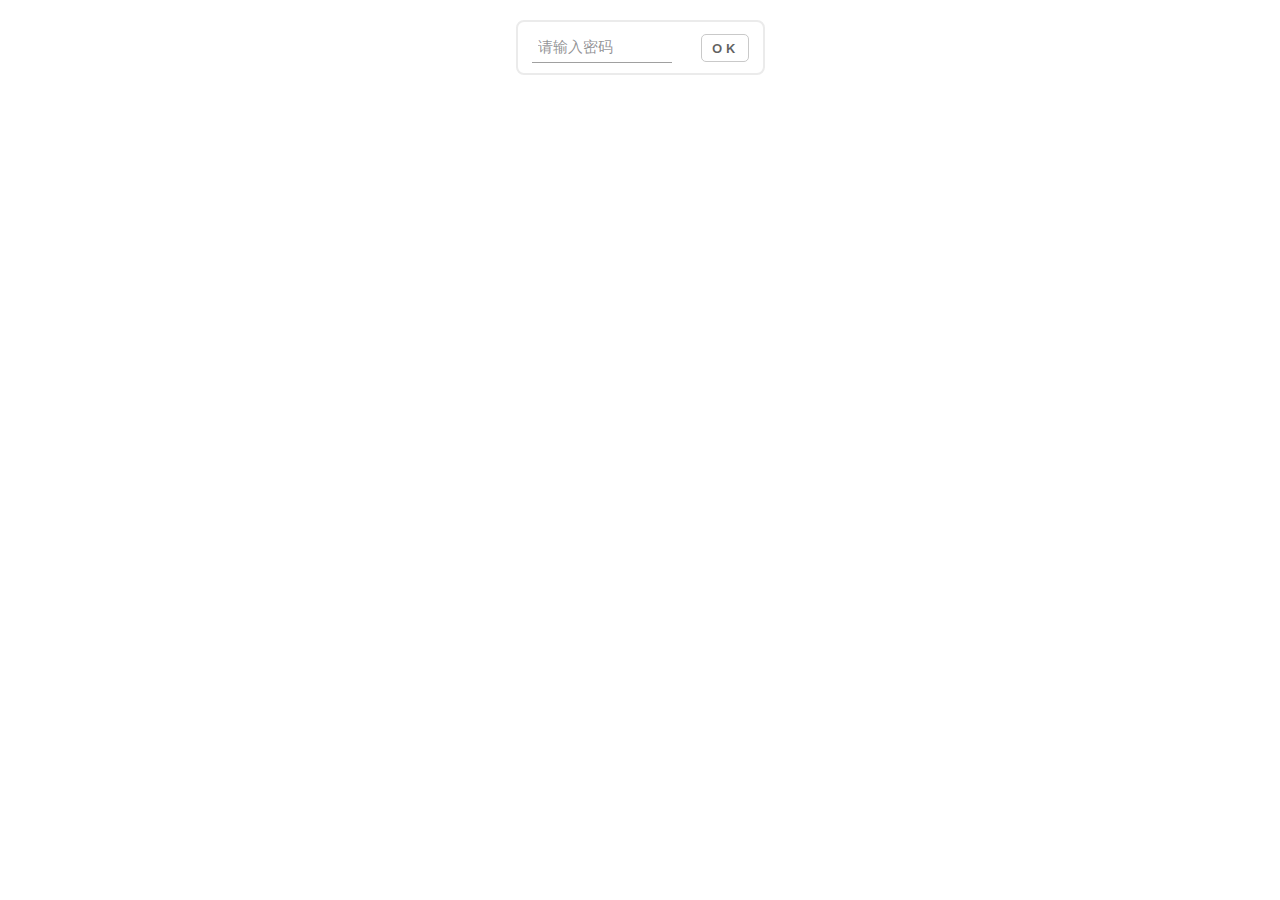
<file: pages/tools/test.html>
<!DOCTYPE html>
<html lang="en-US" dir="ltr">
  <head>
    <meta charset="utf-8">
    <meta name="viewport" content="width=device-width,initial-scale=1">
    <title>测试文章 | pxoxq</title>
    <meta name="description" content="-v-">
    <meta name="generator" content="VitePress v1.4.1">
    <link rel="preload stylesheet" href="/assets/style.B-xZ161r.css" as="style">
    
    <script type="module" src="/assets/app.BgZqsntL.js"></script>
    <link rel="preload" href="/assets/inter-roman-latin.Di8DUHzh.woff2" as="font" type="font/woff2" crossorigin="">
    <link rel="modulepreload" href="/assets/chunks/theme.CewpmPjo.js">
    <link rel="modulepreload" href="/assets/chunks/framework.BOdwdXAg.js">
    <link rel="modulepreload" href="/assets/pages_tools_test.md.B3N7laQE.lean.js">
    <link rel="icon" href="/favicon.ico">
    <script id="check-dark-mode">(()=>{const e=localStorage.getItem("vitepress-theme-appearance")||"auto",a=window.matchMedia("(prefers-color-scheme: dark)").matches;(!e||e==="auto"?a:e==="dark")&&document.documentElement.classList.add("dark")})();</script>
    <script id="check-mac-os">document.documentElement.classList.toggle("mac",/Mac|iPhone|iPod|iPad/i.test(navigator.platform));</script>
    <script>import("/pagefind/pagefind.js").then(i=>{window.__pagefind__=i,i.init()}).catch(()=>{});</script>
  </head>
  <body>
    <div id="app"><!--[--><dialog open data-vv="true" class="pwd-dialog" data-v-5b5bc326><form action="#" class="pwd-form"><div class="pwd-ipt-wrap"><input class="pwd-input" type="password" value="" data="passworedtype" placeholder="请输入密码"><button type="button" style="display:none;" class="pwd-btns clr-pwd">×</button></div><button class="pwd-btns cfm-btn">OK</button></form><div class="msg-box" style="display:none;">密码错误</div></dialog><!----><!--]--></div>
    <script>window.__VP_HASH_MAP__=JSON.parse("{\"category_awesome.md\":\"BAUjKAXZ\",\"category_proj.md\":\"io-XzIXQ\",\"category_study.md\":\"CqLJuGlw\",\"category_tools.md\":\"DB0gXe3p\",\"index.md\":\"BqcA3ZXu\",\"pages_awesome_index.md\":\"CnDLYJoq\",\"pages_proj_photograph_photo-frames-py.md\":\"CT-SqRdu\",\"pages_proj_tampermonkey_bilibili-nickname.md\":\"DKZ9iJzD\",\"pages_proj_tampermonkey_bilibili-player.md\":\"BDY0giYH\",\"pages_study_index.md\":\"BAIbx3IP\",\"pages_tools_img-spliter.md\":\"3vXyq0bP\",\"pages_tools_test.md\":\"B3N7laQE\",\"yy_happy-birthday.md\":\"C5-99D7A\"}");window.__VP_SITE_DATA__=JSON.parse("{\"lang\":\"en-US\",\"dir\":\"ltr\",\"title\":\"pxoxq\",\"description\":\"-v-\",\"base\":\"/\",\"head\":[],\"router\":{\"prefetchLinks\":true},\"appearance\":true,\"themeConfig\":{\"notFound\":{\"title\":\"啥也没有\",\"quote\":\"\",\"code\":\"没找到呀\",\"linkLabel\":\"返回主页\",\"linkText\":\"返回主页\"},\"lastUpdatedText\":\"最后更新于\",\"nav\":[{\"text\":\"项目\",\"link\":\"/category/proj\"},{\"text\":\"小工具\",\"link\":\"/category/tools\"},{\"text\":\"笔记\",\"items\":[{\"text\":\"学习\",\"link\":\"/category/study\"},{\"text\":\"有趣\",\"link\":\"/category/awesome\"}]}],\"sidebar\":{\"/pages/tools/\":{\"base\":\"/pages/tools/\",\"items\":[{\"text\":\"图像分割\",\"link\":\"img-spliter\"},{\"text\":\"测试文章\",\"link\":\"test\"}]},\"/pages/proj/\":{\"base\":\"/pages/proj/\",\"items\":[{\"text\":\"photograph\",\"items\":[{\"text\":\"照片加边框程序 Python\",\"link\":\"photograph/photo-frames-py\"}],\"collapsed\":true},{\"text\":\"tampermonkey\",\"items\":[{\"text\":\"Bilibili 用户备注\",\"link\":\"tampermonkey/bilibili-nickname\"},{\"text\":\"Bilibili 剧场版播放\",\"link\":\"tampermonkey/bilibili-player\"}],\"collapsed\":true}]},\"/pages/study/\":{\"base\":\"/pages/study/\",\"items\":[]},\"/pages/awesome/\":{\"base\":\"/pages/awesome/\",\"items\":[]}},\"socialLinks\":[{\"icon\":\"github\",\"link\":\"https://github.com/pxoxq\"}],\"docFooter\":{\"prev\":\"上一篇\",\"next\":\"下一篇\"},\"darkModeSwitchLabel\":\"主题\",\"outline\":{\"label\":\"页面目录\",\"level\":[1,6]},\"search\":{\"provider\":\"local\"},\"sidebarMenuLabel\":\"菜单\",\"returnToTopLabel\":\"返回顶部\"},\"locales\":{},\"scrollOffset\":134,\"cleanUrls\":true}");</script>
    
  </body>
</html>
</file>
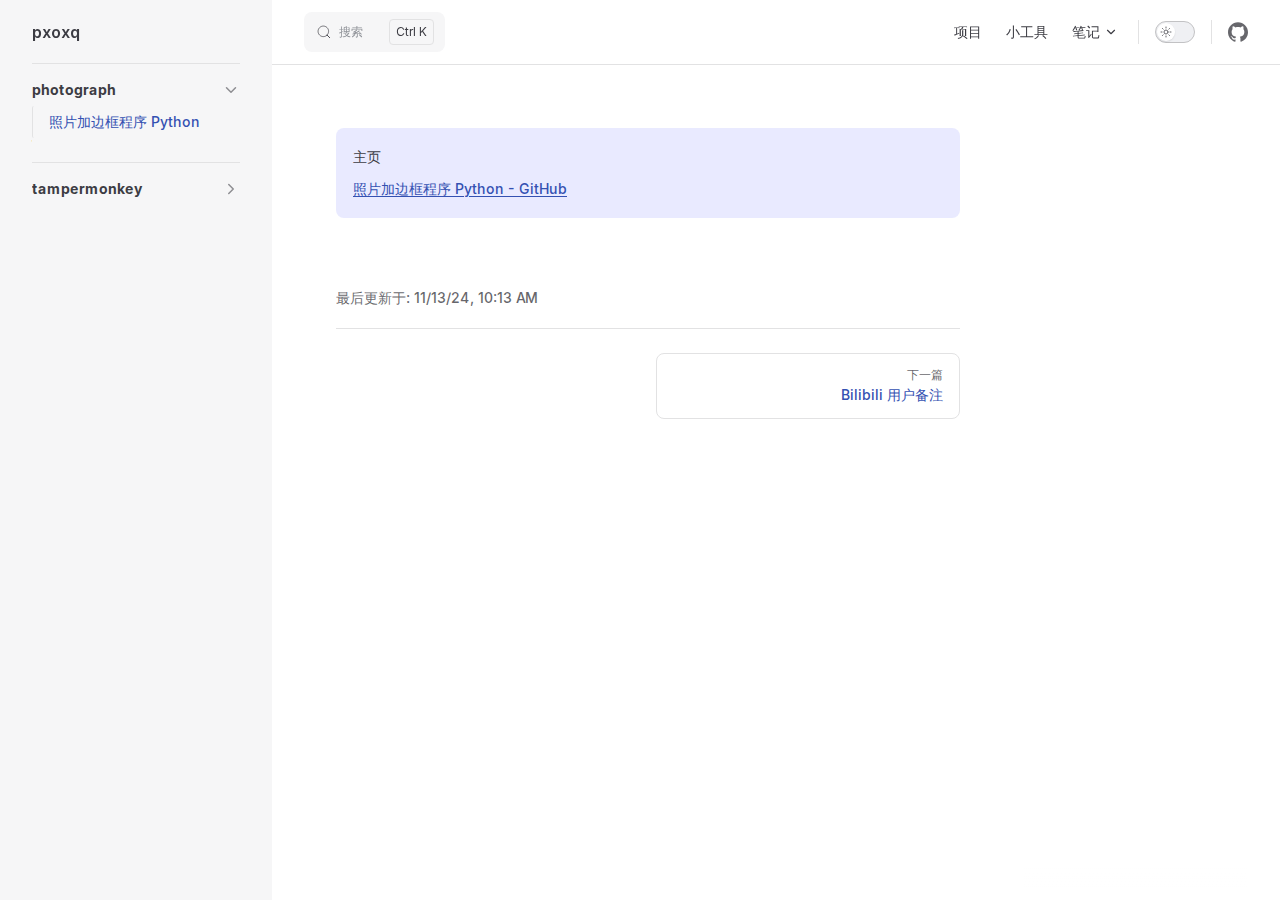
<file: pages/proj/photograph/photo-frames-py.html>
<!DOCTYPE html>
<html lang="en-US" dir="ltr">
  <head>
    <meta charset="utf-8">
    <meta name="viewport" content="width=device-width,initial-scale=1">
    <title>照片加边框程序 Python | pxoxq</title>
    <meta name="description" content="-v-">
    <meta name="generator" content="VitePress v1.4.1">
    <link rel="preload stylesheet" href="/assets/style.B-xZ161r.css" as="style">
    
    <script type="module" src="/assets/app.BgZqsntL.js"></script>
    <link rel="preload" href="/assets/inter-roman-latin.Di8DUHzh.woff2" as="font" type="font/woff2" crossorigin="">
    <link rel="modulepreload" href="/assets/chunks/theme.CewpmPjo.js">
    <link rel="modulepreload" href="/assets/chunks/framework.BOdwdXAg.js">
    <link rel="modulepreload" href="/assets/pages_proj_photograph_photo-frames-py.md.CT-SqRdu.lean.js">
    <link rel="icon" href="/favicon.ico">
    <script id="check-dark-mode">(()=>{const e=localStorage.getItem("vitepress-theme-appearance")||"auto",a=window.matchMedia("(prefers-color-scheme: dark)").matches;(!e||e==="auto"?a:e==="dark")&&document.documentElement.classList.add("dark")})();</script>
    <script id="check-mac-os">document.documentElement.classList.toggle("mac",/Mac|iPhone|iPod|iPad/i.test(navigator.platform));</script>
    <script>import("/pagefind/pagefind.js").then(i=>{window.__pagefind__=i,i.init()}).catch(()=>{});</script>
  </head>
  <body>
    <div id="app"><!--[--><dialog open data-vv="true" class="pwd-dialog" data-v-5b5bc326><form action="#" class="pwd-form"><div class="pwd-ipt-wrap"><input class="pwd-input" type="password" value="" data="passworedtype" placeholder="请输入密码"><button type="button" style="display:none;" class="pwd-btns clr-pwd">×</button></div><button class="pwd-btns cfm-btn">OK</button></form><div class="msg-box" style="display:none;">密码错误</div></dialog><div class="Layout" data-v-5b5bc326 data-v-17401055><!--[--><!--]--><!--[--><span tabindex="-1" data-v-871489a2></span><a href="#VPContent" class="VPSkipLink visually-hidden" data-v-871489a2> Skip to content </a><!--]--><!----><header class="VPNav" data-v-17401055 data-v-871179e1><div class="VPNavBar" data-v-871179e1 data-v-02de84f0><div class="wrapper" data-v-02de84f0><div class="container" data-v-02de84f0><div class="title" data-v-02de84f0><div class="VPNavBarTitle has-sidebar" data-v-02de84f0 data-v-f4f6bb59><a class="title" href="/" data-v-f4f6bb59><!--[--><!--]--><!----><span data-v-f4f6bb59>pxoxq</span><!--[--><!--]--></a></div></div><div class="content" data-v-02de84f0><div class="content-body" data-v-02de84f0><!--[--><!--]--><div class="blog-search search" data-pagefind-ignore="all" data-v-02de84f0 data-v-fd998d3a><div class="nav-search-btn-wait" data-v-fd998d3a><span data-v-fd998d3a><svg width="14" height="14" viewBox="0 0 20 20" data-v-fd998d3a><path d="M14.386 14.386l4.0877 4.0877-4.0877-4.0877c-2.9418 2.9419-7.7115 2.9419-10.6533 0-2.9419-2.9418-2.9419-7.7115 0-10.6533 2.9418-2.9419 7.7115-2.9419 10.6533 0 2.9419 2.9418 2.9419 7.7115 0 10.6533z" stroke="currentColor" fill="none" fill-rule="evenodd" stroke-linecap="round" stroke-linejoin="round" data-v-fd998d3a></path></svg></span><span class="search-tip" data-v-fd998d3a>搜索</span><span class="metaKey" data-v-fd998d3a> K </span></div><!----></div><nav aria-labelledby="main-nav-aria-label" class="VPNavBarMenu menu" data-v-02de84f0 data-v-f888ef96><span id="main-nav-aria-label" class="visually-hidden" data-v-f888ef96> Main Navigation </span><!--[--><!--[--><a class="VPLink link VPNavBarMenuLink" href="/category/proj" tabindex="0" data-v-f888ef96 data-v-78d143bd><!--[--><span data-v-78d143bd>项目</span><!--]--></a><!--]--><!--[--><a class="VPLink link VPNavBarMenuLink" href="/category/tools" tabindex="0" data-v-f888ef96 data-v-78d143bd><!--[--><span data-v-78d143bd>小工具</span><!--]--></a><!--]--><!--[--><div class="VPFlyout VPNavBarMenuGroup" data-v-f888ef96 data-v-321f4cb4><button type="button" class="button" aria-haspopup="true" aria-expanded="false" data-v-321f4cb4><span class="text" data-v-321f4cb4><!----><span data-v-321f4cb4>笔记</span><span class="vpi-chevron-down text-icon" data-v-321f4cb4></span></span></button><div class="menu" data-v-321f4cb4><div class="VPMenu" data-v-321f4cb4 data-v-5f8e5c01><div class="items" data-v-5f8e5c01><!--[--><!--[--><div class="VPMenuLink" data-v-5f8e5c01 data-v-15bf73c9><a class="VPLink link" href="/category/study" data-v-15bf73c9><!--[--><span data-v-15bf73c9>学习</span><!--]--></a></div><!--]--><!--[--><div class="VPMenuLink" data-v-5f8e5c01 data-v-15bf73c9><a class="VPLink link" href="/category/awesome" data-v-15bf73c9><!--[--><span data-v-15bf73c9>有趣</span><!--]--></a></div><!--]--><!--]--></div><!--[--><!--]--></div></div></div><!--]--><!--]--></nav><!----><div class="VPNavBarAppearance appearance" data-v-02de84f0 data-v-bc598645><button class="VPSwitch VPSwitchAppearance" type="button" role="switch" title aria-checked="false" data-v-bc598645 data-v-4957a529 data-v-eef33a1a><span class="check" data-v-eef33a1a><span class="icon" data-v-eef33a1a><!--[--><span class="vpi-sun sun" data-v-4957a529></span><span class="vpi-moon moon" data-v-4957a529></span><!--]--></span></span></button></div><div class="VPSocialLinks VPNavBarSocialLinks social-links" data-v-02de84f0 data-v-1f1a948e data-v-7929b9e3><!--[--><a class="VPSocialLink no-icon" href="https://github.com/pxoxq" aria-label="github" target="_blank" rel="noopener" data-v-7929b9e3 data-v-832fecfa><span class="vpi-social-github" /></a><!--]--></div><div class="VPFlyout VPNavBarExtra extra" data-v-02de84f0 data-v-a2979e58 data-v-321f4cb4><button type="button" class="button" aria-haspopup="true" aria-expanded="false" aria-label="extra navigation" data-v-321f4cb4><span class="vpi-more-horizontal icon" data-v-321f4cb4></span></button><div class="menu" data-v-321f4cb4><div class="VPMenu" data-v-321f4cb4 data-v-5f8e5c01><!----><!--[--><!--[--><!----><div class="group" data-v-a2979e58><div class="item appearance" data-v-a2979e58><p class="label" data-v-a2979e58>主题</p><div class="appearance-action" data-v-a2979e58><button class="VPSwitch VPSwitchAppearance" type="button" role="switch" title aria-checked="false" data-v-a2979e58 data-v-4957a529 data-v-eef33a1a><span class="check" data-v-eef33a1a><span class="icon" data-v-eef33a1a><!--[--><span class="vpi-sun sun" data-v-4957a529></span><span class="vpi-moon moon" data-v-4957a529></span><!--]--></span></span></button></div></div></div><div class="group" data-v-a2979e58><div class="item social-links" data-v-a2979e58><div class="VPSocialLinks social-links-list" data-v-a2979e58 data-v-7929b9e3><!--[--><a class="VPSocialLink no-icon" href="https://github.com/pxoxq" aria-label="github" target="_blank" rel="noopener" data-v-7929b9e3 data-v-832fecfa><span class="vpi-social-github" /></a><!--]--></div></div></div><!--]--><!--]--></div></div></div><!--[--><!--]--><button type="button" class="VPNavBarHamburger hamburger" aria-label="mobile navigation" aria-expanded="false" aria-controls="VPNavScreen" data-v-02de84f0 data-v-e6ceeaf8><span class="container" data-v-e6ceeaf8><span class="top" data-v-e6ceeaf8></span><span class="middle" data-v-e6ceeaf8></span><span class="bottom" data-v-e6ceeaf8></span></span></button></div></div></div></div><div class="divider" data-v-02de84f0><div class="divider-line" data-v-02de84f0></div></div></div><!----></header><div class="VPLocalNav has-sidebar empty" data-v-17401055 data-v-6430ffe7><div class="container" data-v-6430ffe7><button class="menu" aria-expanded="false" aria-controls="VPSidebarNav" data-v-6430ffe7><span class="vpi-align-left menu-icon" data-v-6430ffe7></span><span class="menu-text" data-v-6430ffe7>菜单</span></button><div class="VPLocalNavOutlineDropdown" style="--vp-vh:0px;" data-v-6430ffe7 data-v-cf949a41><button data-v-cf949a41>返回顶部</button><!----></div></div></div><aside class="VPSidebar" data-v-17401055 data-v-a7939ebe><div class="curtain" data-v-a7939ebe></div><nav class="nav" id="VPSidebarNav" aria-labelledby="sidebar-aria-label" tabindex="-1" data-v-a7939ebe><span class="visually-hidden" id="sidebar-aria-label" data-v-a7939ebe> Sidebar Navigation </span><!--[--><!--]--><!--[--><div class="no-transition group" data-v-5444ea99><section class="VPSidebarItem level-0 collapsible collapsed has-active" data-v-5444ea99 data-v-4f2a9889><div class="item" role="button" tabindex="0" data-v-4f2a9889><div class="indicator" data-v-4f2a9889></div><h2 class="text" data-v-4f2a9889>photograph</h2><div class="caret" role="button" aria-label="toggle section" tabindex="0" data-v-4f2a9889><span class="vpi-chevron-right caret-icon" data-v-4f2a9889></span></div></div><div class="items" data-v-4f2a9889><!--[--><div class="VPSidebarItem level-1 is-link" data-v-4f2a9889 data-v-4f2a9889><div class="item" data-v-4f2a9889><div class="indicator" data-v-4f2a9889></div><a class="VPLink link link" href="/pages/proj/photograph/photo-frames-py" data-v-4f2a9889><!--[--><p class="text" data-v-4f2a9889>照片加边框程序 Python</p><!--]--></a><!----></div><!----></div><!--]--></div></section></div><div class="no-transition group" data-v-5444ea99><section class="VPSidebarItem level-0 collapsible collapsed" data-v-5444ea99 data-v-4f2a9889><div class="item" role="button" tabindex="0" data-v-4f2a9889><div class="indicator" data-v-4f2a9889></div><h2 class="text" data-v-4f2a9889>tampermonkey</h2><div class="caret" role="button" aria-label="toggle section" tabindex="0" data-v-4f2a9889><span class="vpi-chevron-right caret-icon" data-v-4f2a9889></span></div></div><div class="items" data-v-4f2a9889><!--[--><div class="VPSidebarItem level-1 is-link" data-v-4f2a9889 data-v-4f2a9889><div class="item" data-v-4f2a9889><div class="indicator" data-v-4f2a9889></div><a class="VPLink link link" href="/pages/proj/tampermonkey/bilibili-nickname" data-v-4f2a9889><!--[--><p class="text" data-v-4f2a9889>Bilibili 用户备注</p><!--]--></a><!----></div><!----></div><div class="VPSidebarItem level-1 is-link" data-v-4f2a9889 data-v-4f2a9889><div class="item" data-v-4f2a9889><div class="indicator" data-v-4f2a9889></div><a class="VPLink link link" href="/pages/proj/tampermonkey/bilibili-player" data-v-4f2a9889><!--[--><p class="text" data-v-4f2a9889>Bilibili 剧场版播放</p><!--]--></a><!----></div><!----></div><!--]--></div></section></div><!--]--><!--[--><!--]--></nav></aside><div class="VPContent has-sidebar" id="VPContent" data-v-17401055 data-v-c875d2c6><div class="VPDoc has-sidebar has-aside" data-v-c875d2c6 data-v-df61a59e><!--[--><!--]--><div class="container" data-v-df61a59e><div class="aside" data-v-df61a59e><div class="aside-curtain" data-v-df61a59e></div><div class="aside-container" data-v-df61a59e><div class="aside-content" data-v-df61a59e><div class="VPDocAside" data-v-df61a59e data-v-540e2421><!--[--><!--]--><!--[--><!--]--><nav aria-labelledby="doc-outline-aria-label" class="VPDocAsideOutline" data-v-540e2421 data-v-1f7b4d03><div class="content" data-v-1f7b4d03><div class="outline-marker" data-v-1f7b4d03></div><div aria-level="2" class="outline-title" id="doc-outline-aria-label" role="heading" data-v-1f7b4d03>页面目录</div><ul class="VPDocOutlineItem root" data-v-1f7b4d03 data-v-97f56f55><!--[--><!--]--></ul></div></nav><!--[--><!--]--><div class="spacer" data-v-540e2421></div><!--[--><!--]--><!----><!--[--><!--]--><!--[--><!--]--></div></div></div></div><div class="content" data-v-df61a59e><div class="content-container" data-v-df61a59e><!--[--><!--]--><main class="main" data-v-df61a59e><div style="position:relative;" class="vp-doc _pages_proj_photograph_photo-frames-py" data-v-df61a59e><div data-pagefind-body="true"><div class="tip custom-block"><p class="custom-block-title">主页</p><p><a href="https://github.com/pxoxq/semi-utils-withgui" target="_blank" rel="noreferrer">照片加边框程序 Python - GitHub</a></p></div></div></div></main><footer class="VPDocFooter" data-v-df61a59e data-v-ea92ba03><!--[--><!--]--><div class="edit-info" data-v-ea92ba03><!----><div class="last-updated" data-v-ea92ba03><p class="VPLastUpdated" data-v-ea92ba03 data-v-84a2f8bb>最后更新于: <time datetime="2024-11-13T10:13:42.000Z" data-v-84a2f8bb></time></p></div></div><nav class="prev-next" aria-labelledby="doc-footer-aria-label" data-v-ea92ba03><span class="visually-hidden" id="doc-footer-aria-label" data-v-ea92ba03>Pager</span><div class="pager" data-v-ea92ba03><!----></div><div class="pager" data-v-ea92ba03><a class="VPLink link pager-link next" href="/pages/proj/tampermonkey/bilibili-nickname" data-v-ea92ba03><!--[--><span class="desc" data-v-ea92ba03>下一篇</span><span class="title" data-v-ea92ba03>Bilibili 用户备注</span><!--]--></a></div></nav></footer><!--[--><!--]--></div></div></div><!--[--><!--]--></div></div><!----><!--[--><!--]--></div><!--]--></div>
    <script>window.__VP_HASH_MAP__=JSON.parse("{\"category_awesome.md\":\"BAUjKAXZ\",\"category_proj.md\":\"io-XzIXQ\",\"category_study.md\":\"CqLJuGlw\",\"category_tools.md\":\"DB0gXe3p\",\"index.md\":\"BqcA3ZXu\",\"pages_awesome_index.md\":\"CnDLYJoq\",\"pages_proj_photograph_photo-frames-py.md\":\"CT-SqRdu\",\"pages_proj_tampermonkey_bilibili-nickname.md\":\"DKZ9iJzD\",\"pages_proj_tampermonkey_bilibili-player.md\":\"BDY0giYH\",\"pages_study_index.md\":\"BAIbx3IP\",\"pages_tools_img-spliter.md\":\"3vXyq0bP\",\"pages_tools_test.md\":\"B3N7laQE\",\"yy_happy-birthday.md\":\"C5-99D7A\"}");window.__VP_SITE_DATA__=JSON.parse("{\"lang\":\"en-US\",\"dir\":\"ltr\",\"title\":\"pxoxq\",\"description\":\"-v-\",\"base\":\"/\",\"head\":[],\"router\":{\"prefetchLinks\":true},\"appearance\":true,\"themeConfig\":{\"notFound\":{\"title\":\"啥也没有\",\"quote\":\"\",\"code\":\"没找到呀\",\"linkLabel\":\"返回主页\",\"linkText\":\"返回主页\"},\"lastUpdatedText\":\"最后更新于\",\"nav\":[{\"text\":\"项目\",\"link\":\"/category/proj\"},{\"text\":\"小工具\",\"link\":\"/category/tools\"},{\"text\":\"笔记\",\"items\":[{\"text\":\"学习\",\"link\":\"/category/study\"},{\"text\":\"有趣\",\"link\":\"/category/awesome\"}]}],\"sidebar\":{\"/pages/tools/\":{\"base\":\"/pages/tools/\",\"items\":[{\"text\":\"图像分割\",\"link\":\"img-spliter\"},{\"text\":\"测试文章\",\"link\":\"test\"}]},\"/pages/proj/\":{\"base\":\"/pages/proj/\",\"items\":[{\"text\":\"photograph\",\"items\":[{\"text\":\"照片加边框程序 Python\",\"link\":\"photograph/photo-frames-py\"}],\"collapsed\":true},{\"text\":\"tampermonkey\",\"items\":[{\"text\":\"Bilibili 用户备注\",\"link\":\"tampermonkey/bilibili-nickname\"},{\"text\":\"Bilibili 剧场版播放\",\"link\":\"tampermonkey/bilibili-player\"}],\"collapsed\":true}]},\"/pages/study/\":{\"base\":\"/pages/study/\",\"items\":[]},\"/pages/awesome/\":{\"base\":\"/pages/awesome/\",\"items\":[]}},\"socialLinks\":[{\"icon\":\"github\",\"link\":\"https://github.com/pxoxq\"}],\"docFooter\":{\"prev\":\"上一篇\",\"next\":\"下一篇\"},\"darkModeSwitchLabel\":\"主题\",\"outline\":{\"label\":\"页面目录\",\"level\":[1,6]},\"search\":{\"provider\":\"local\"},\"sidebarMenuLabel\":\"菜单\",\"returnToTopLabel\":\"返回顶部\"},\"locales\":{},\"scrollOffset\":134,\"cleanUrls\":true}");</script>
    
  </body>
</html>
</file>
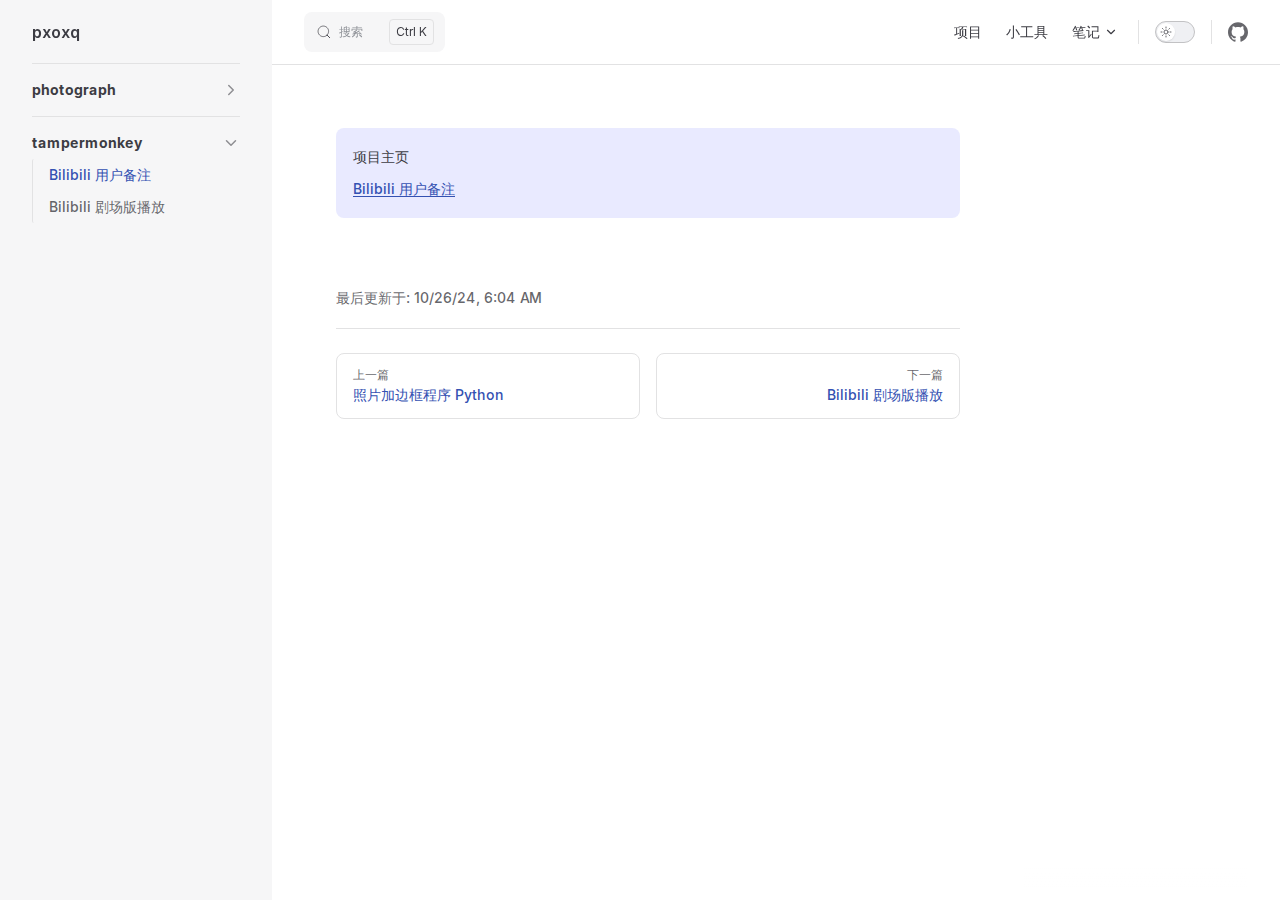
<file: pages/proj/tampermonkey/bilibili-nickname.html>
<!DOCTYPE html>
<html lang="en-US" dir="ltr">
  <head>
    <meta charset="utf-8">
    <meta name="viewport" content="width=device-width,initial-scale=1">
    <title>Bilibili 用户备注 | pxoxq</title>
    <meta name="description" content="-v-">
    <meta name="generator" content="VitePress v1.4.1">
    <link rel="preload stylesheet" href="/assets/style.B-xZ161r.css" as="style">
    
    <script type="module" src="/assets/app.BgZqsntL.js"></script>
    <link rel="preload" href="/assets/inter-roman-latin.Di8DUHzh.woff2" as="font" type="font/woff2" crossorigin="">
    <link rel="modulepreload" href="/assets/chunks/theme.CewpmPjo.js">
    <link rel="modulepreload" href="/assets/chunks/framework.BOdwdXAg.js">
    <link rel="modulepreload" href="/assets/pages_proj_tampermonkey_bilibili-nickname.md.DKZ9iJzD.lean.js">
    <link rel="icon" href="/favicon.ico">
    <script id="check-dark-mode">(()=>{const e=localStorage.getItem("vitepress-theme-appearance")||"auto",a=window.matchMedia("(prefers-color-scheme: dark)").matches;(!e||e==="auto"?a:e==="dark")&&document.documentElement.classList.add("dark")})();</script>
    <script id="check-mac-os">document.documentElement.classList.toggle("mac",/Mac|iPhone|iPod|iPad/i.test(navigator.platform));</script>
    <script>import("/pagefind/pagefind.js").then(i=>{window.__pagefind__=i,i.init()}).catch(()=>{});</script>
  </head>
  <body>
    <div id="app"><!--[--><dialog open data-vv="true" class="pwd-dialog" data-v-5b5bc326><form action="#" class="pwd-form"><div class="pwd-ipt-wrap"><input class="pwd-input" type="password" value="" data="passworedtype" placeholder="请输入密码"><button type="button" style="display:none;" class="pwd-btns clr-pwd">×</button></div><button class="pwd-btns cfm-btn">OK</button></form><div class="msg-box" style="display:none;">密码错误</div></dialog><div class="Layout" data-v-5b5bc326 data-v-17401055><!--[--><!--]--><!--[--><span tabindex="-1" data-v-871489a2></span><a href="#VPContent" class="VPSkipLink visually-hidden" data-v-871489a2> Skip to content </a><!--]--><!----><header class="VPNav" data-v-17401055 data-v-871179e1><div class="VPNavBar" data-v-871179e1 data-v-02de84f0><div class="wrapper" data-v-02de84f0><div class="container" data-v-02de84f0><div class="title" data-v-02de84f0><div class="VPNavBarTitle has-sidebar" data-v-02de84f0 data-v-f4f6bb59><a class="title" href="/" data-v-f4f6bb59><!--[--><!--]--><!----><span data-v-f4f6bb59>pxoxq</span><!--[--><!--]--></a></div></div><div class="content" data-v-02de84f0><div class="content-body" data-v-02de84f0><!--[--><!--]--><div class="blog-search search" data-pagefind-ignore="all" data-v-02de84f0 data-v-fd998d3a><div class="nav-search-btn-wait" data-v-fd998d3a><span data-v-fd998d3a><svg width="14" height="14" viewBox="0 0 20 20" data-v-fd998d3a><path d="M14.386 14.386l4.0877 4.0877-4.0877-4.0877c-2.9418 2.9419-7.7115 2.9419-10.6533 0-2.9419-2.9418-2.9419-7.7115 0-10.6533 2.9418-2.9419 7.7115-2.9419 10.6533 0 2.9419 2.9418 2.9419 7.7115 0 10.6533z" stroke="currentColor" fill="none" fill-rule="evenodd" stroke-linecap="round" stroke-linejoin="round" data-v-fd998d3a></path></svg></span><span class="search-tip" data-v-fd998d3a>搜索</span><span class="metaKey" data-v-fd998d3a> K </span></div><!----></div><nav aria-labelledby="main-nav-aria-label" class="VPNavBarMenu menu" data-v-02de84f0 data-v-f888ef96><span id="main-nav-aria-label" class="visually-hidden" data-v-f888ef96> Main Navigation </span><!--[--><!--[--><a class="VPLink link VPNavBarMenuLink" href="/category/proj" tabindex="0" data-v-f888ef96 data-v-78d143bd><!--[--><span data-v-78d143bd>项目</span><!--]--></a><!--]--><!--[--><a class="VPLink link VPNavBarMenuLink" href="/category/tools" tabindex="0" data-v-f888ef96 data-v-78d143bd><!--[--><span data-v-78d143bd>小工具</span><!--]--></a><!--]--><!--[--><div class="VPFlyout VPNavBarMenuGroup" data-v-f888ef96 data-v-321f4cb4><button type="button" class="button" aria-haspopup="true" aria-expanded="false" data-v-321f4cb4><span class="text" data-v-321f4cb4><!----><span data-v-321f4cb4>笔记</span><span class="vpi-chevron-down text-icon" data-v-321f4cb4></span></span></button><div class="menu" data-v-321f4cb4><div class="VPMenu" data-v-321f4cb4 data-v-5f8e5c01><div class="items" data-v-5f8e5c01><!--[--><!--[--><div class="VPMenuLink" data-v-5f8e5c01 data-v-15bf73c9><a class="VPLink link" href="/category/study" data-v-15bf73c9><!--[--><span data-v-15bf73c9>学习</span><!--]--></a></div><!--]--><!--[--><div class="VPMenuLink" data-v-5f8e5c01 data-v-15bf73c9><a class="VPLink link" href="/category/awesome" data-v-15bf73c9><!--[--><span data-v-15bf73c9>有趣</span><!--]--></a></div><!--]--><!--]--></div><!--[--><!--]--></div></div></div><!--]--><!--]--></nav><!----><div class="VPNavBarAppearance appearance" data-v-02de84f0 data-v-bc598645><button class="VPSwitch VPSwitchAppearance" type="button" role="switch" title aria-checked="false" data-v-bc598645 data-v-4957a529 data-v-eef33a1a><span class="check" data-v-eef33a1a><span class="icon" data-v-eef33a1a><!--[--><span class="vpi-sun sun" data-v-4957a529></span><span class="vpi-moon moon" data-v-4957a529></span><!--]--></span></span></button></div><div class="VPSocialLinks VPNavBarSocialLinks social-links" data-v-02de84f0 data-v-1f1a948e data-v-7929b9e3><!--[--><a class="VPSocialLink no-icon" href="https://github.com/pxoxq" aria-label="github" target="_blank" rel="noopener" data-v-7929b9e3 data-v-832fecfa><span class="vpi-social-github" /></a><!--]--></div><div class="VPFlyout VPNavBarExtra extra" data-v-02de84f0 data-v-a2979e58 data-v-321f4cb4><button type="button" class="button" aria-haspopup="true" aria-expanded="false" aria-label="extra navigation" data-v-321f4cb4><span class="vpi-more-horizontal icon" data-v-321f4cb4></span></button><div class="menu" data-v-321f4cb4><div class="VPMenu" data-v-321f4cb4 data-v-5f8e5c01><!----><!--[--><!--[--><!----><div class="group" data-v-a2979e58><div class="item appearance" data-v-a2979e58><p class="label" data-v-a2979e58>主题</p><div class="appearance-action" data-v-a2979e58><button class="VPSwitch VPSwitchAppearance" type="button" role="switch" title aria-checked="false" data-v-a2979e58 data-v-4957a529 data-v-eef33a1a><span class="check" data-v-eef33a1a><span class="icon" data-v-eef33a1a><!--[--><span class="vpi-sun sun" data-v-4957a529></span><span class="vpi-moon moon" data-v-4957a529></span><!--]--></span></span></button></div></div></div><div class="group" data-v-a2979e58><div class="item social-links" data-v-a2979e58><div class="VPSocialLinks social-links-list" data-v-a2979e58 data-v-7929b9e3><!--[--><a class="VPSocialLink no-icon" href="https://github.com/pxoxq" aria-label="github" target="_blank" rel="noopener" data-v-7929b9e3 data-v-832fecfa><span class="vpi-social-github" /></a><!--]--></div></div></div><!--]--><!--]--></div></div></div><!--[--><!--]--><button type="button" class="VPNavBarHamburger hamburger" aria-label="mobile navigation" aria-expanded="false" aria-controls="VPNavScreen" data-v-02de84f0 data-v-e6ceeaf8><span class="container" data-v-e6ceeaf8><span class="top" data-v-e6ceeaf8></span><span class="middle" data-v-e6ceeaf8></span><span class="bottom" data-v-e6ceeaf8></span></span></button></div></div></div></div><div class="divider" data-v-02de84f0><div class="divider-line" data-v-02de84f0></div></div></div><!----></header><div class="VPLocalNav has-sidebar empty" data-v-17401055 data-v-6430ffe7><div class="container" data-v-6430ffe7><button class="menu" aria-expanded="false" aria-controls="VPSidebarNav" data-v-6430ffe7><span class="vpi-align-left menu-icon" data-v-6430ffe7></span><span class="menu-text" data-v-6430ffe7>菜单</span></button><div class="VPLocalNavOutlineDropdown" style="--vp-vh:0px;" data-v-6430ffe7 data-v-cf949a41><button data-v-cf949a41>返回顶部</button><!----></div></div></div><aside class="VPSidebar" data-v-17401055 data-v-a7939ebe><div class="curtain" data-v-a7939ebe></div><nav class="nav" id="VPSidebarNav" aria-labelledby="sidebar-aria-label" tabindex="-1" data-v-a7939ebe><span class="visually-hidden" id="sidebar-aria-label" data-v-a7939ebe> Sidebar Navigation </span><!--[--><!--]--><!--[--><div class="no-transition group" data-v-5444ea99><section class="VPSidebarItem level-0 collapsible collapsed" data-v-5444ea99 data-v-4f2a9889><div class="item" role="button" tabindex="0" data-v-4f2a9889><div class="indicator" data-v-4f2a9889></div><h2 class="text" data-v-4f2a9889>photograph</h2><div class="caret" role="button" aria-label="toggle section" tabindex="0" data-v-4f2a9889><span class="vpi-chevron-right caret-icon" data-v-4f2a9889></span></div></div><div class="items" data-v-4f2a9889><!--[--><div class="VPSidebarItem level-1 is-link" data-v-4f2a9889 data-v-4f2a9889><div class="item" data-v-4f2a9889><div class="indicator" data-v-4f2a9889></div><a class="VPLink link link" href="/pages/proj/photograph/photo-frames-py" data-v-4f2a9889><!--[--><p class="text" data-v-4f2a9889>照片加边框程序 Python</p><!--]--></a><!----></div><!----></div><!--]--></div></section></div><div class="no-transition group" data-v-5444ea99><section class="VPSidebarItem level-0 collapsible collapsed has-active" data-v-5444ea99 data-v-4f2a9889><div class="item" role="button" tabindex="0" data-v-4f2a9889><div class="indicator" data-v-4f2a9889></div><h2 class="text" data-v-4f2a9889>tampermonkey</h2><div class="caret" role="button" aria-label="toggle section" tabindex="0" data-v-4f2a9889><span class="vpi-chevron-right caret-icon" data-v-4f2a9889></span></div></div><div class="items" data-v-4f2a9889><!--[--><div class="VPSidebarItem level-1 is-link" data-v-4f2a9889 data-v-4f2a9889><div class="item" data-v-4f2a9889><div class="indicator" data-v-4f2a9889></div><a class="VPLink link link" href="/pages/proj/tampermonkey/bilibili-nickname" data-v-4f2a9889><!--[--><p class="text" data-v-4f2a9889>Bilibili 用户备注</p><!--]--></a><!----></div><!----></div><div class="VPSidebarItem level-1 is-link" data-v-4f2a9889 data-v-4f2a9889><div class="item" data-v-4f2a9889><div class="indicator" data-v-4f2a9889></div><a class="VPLink link link" href="/pages/proj/tampermonkey/bilibili-player" data-v-4f2a9889><!--[--><p class="text" data-v-4f2a9889>Bilibili 剧场版播放</p><!--]--></a><!----></div><!----></div><!--]--></div></section></div><!--]--><!--[--><!--]--></nav></aside><div class="VPContent has-sidebar" id="VPContent" data-v-17401055 data-v-c875d2c6><div class="VPDoc has-sidebar has-aside" data-v-c875d2c6 data-v-df61a59e><!--[--><!--]--><div class="container" data-v-df61a59e><div class="aside" data-v-df61a59e><div class="aside-curtain" data-v-df61a59e></div><div class="aside-container" data-v-df61a59e><div class="aside-content" data-v-df61a59e><div class="VPDocAside" data-v-df61a59e data-v-540e2421><!--[--><!--]--><!--[--><!--]--><nav aria-labelledby="doc-outline-aria-label" class="VPDocAsideOutline" data-v-540e2421 data-v-1f7b4d03><div class="content" data-v-1f7b4d03><div class="outline-marker" data-v-1f7b4d03></div><div aria-level="2" class="outline-title" id="doc-outline-aria-label" role="heading" data-v-1f7b4d03>页面目录</div><ul class="VPDocOutlineItem root" data-v-1f7b4d03 data-v-97f56f55><!--[--><!--]--></ul></div></nav><!--[--><!--]--><div class="spacer" data-v-540e2421></div><!--[--><!--]--><!----><!--[--><!--]--><!--[--><!--]--></div></div></div></div><div class="content" data-v-df61a59e><div class="content-container" data-v-df61a59e><!--[--><!--]--><main class="main" data-v-df61a59e><div style="position:relative;" class="vp-doc _pages_proj_tampermonkey_bilibili-nickname" data-v-df61a59e><div data-pagefind-body="true"><div class="tip custom-block"><p class="custom-block-title">项目主页</p><p><a href="https://scriptcat.org/zh-CN/script-show-page/2306" target="_blank" rel="noreferrer">Bilibili 用户备注</a></p></div></div></div></main><footer class="VPDocFooter" data-v-df61a59e data-v-ea92ba03><!--[--><!--]--><div class="edit-info" data-v-ea92ba03><!----><div class="last-updated" data-v-ea92ba03><p class="VPLastUpdated" data-v-ea92ba03 data-v-84a2f8bb>最后更新于: <time datetime="2024-10-26T06:04:43.000Z" data-v-84a2f8bb></time></p></div></div><nav class="prev-next" aria-labelledby="doc-footer-aria-label" data-v-ea92ba03><span class="visually-hidden" id="doc-footer-aria-label" data-v-ea92ba03>Pager</span><div class="pager" data-v-ea92ba03><a class="VPLink link pager-link prev" href="/pages/proj/photograph/photo-frames-py" data-v-ea92ba03><!--[--><span class="desc" data-v-ea92ba03>上一篇</span><span class="title" data-v-ea92ba03>照片加边框程序 Python</span><!--]--></a></div><div class="pager" data-v-ea92ba03><a class="VPLink link pager-link next" href="/pages/proj/tampermonkey/bilibili-player" data-v-ea92ba03><!--[--><span class="desc" data-v-ea92ba03>下一篇</span><span class="title" data-v-ea92ba03>Bilibili 剧场版播放</span><!--]--></a></div></nav></footer><!--[--><!--]--></div></div></div><!--[--><!--]--></div></div><!----><!--[--><!--]--></div><!--]--></div>
    <script>window.__VP_HASH_MAP__=JSON.parse("{\"category_awesome.md\":\"BAUjKAXZ\",\"category_proj.md\":\"io-XzIXQ\",\"category_study.md\":\"CqLJuGlw\",\"category_tools.md\":\"DB0gXe3p\",\"index.md\":\"BqcA3ZXu\",\"pages_awesome_index.md\":\"CnDLYJoq\",\"pages_proj_photograph_photo-frames-py.md\":\"CT-SqRdu\",\"pages_proj_tampermonkey_bilibili-nickname.md\":\"DKZ9iJzD\",\"pages_proj_tampermonkey_bilibili-player.md\":\"BDY0giYH\",\"pages_study_index.md\":\"BAIbx3IP\",\"pages_tools_img-spliter.md\":\"3vXyq0bP\",\"pages_tools_test.md\":\"B3N7laQE\",\"yy_happy-birthday.md\":\"C5-99D7A\"}");window.__VP_SITE_DATA__=JSON.parse("{\"lang\":\"en-US\",\"dir\":\"ltr\",\"title\":\"pxoxq\",\"description\":\"-v-\",\"base\":\"/\",\"head\":[],\"router\":{\"prefetchLinks\":true},\"appearance\":true,\"themeConfig\":{\"notFound\":{\"title\":\"啥也没有\",\"quote\":\"\",\"code\":\"没找到呀\",\"linkLabel\":\"返回主页\",\"linkText\":\"返回主页\"},\"lastUpdatedText\":\"最后更新于\",\"nav\":[{\"text\":\"项目\",\"link\":\"/category/proj\"},{\"text\":\"小工具\",\"link\":\"/category/tools\"},{\"text\":\"笔记\",\"items\":[{\"text\":\"学习\",\"link\":\"/category/study\"},{\"text\":\"有趣\",\"link\":\"/category/awesome\"}]}],\"sidebar\":{\"/pages/tools/\":{\"base\":\"/pages/tools/\",\"items\":[{\"text\":\"图像分割\",\"link\":\"img-spliter\"},{\"text\":\"测试文章\",\"link\":\"test\"}]},\"/pages/proj/\":{\"base\":\"/pages/proj/\",\"items\":[{\"text\":\"photograph\",\"items\":[{\"text\":\"照片加边框程序 Python\",\"link\":\"photograph/photo-frames-py\"}],\"collapsed\":true},{\"text\":\"tampermonkey\",\"items\":[{\"text\":\"Bilibili 用户备注\",\"link\":\"tampermonkey/bilibili-nickname\"},{\"text\":\"Bilibili 剧场版播放\",\"link\":\"tampermonkey/bilibili-player\"}],\"collapsed\":true}]},\"/pages/study/\":{\"base\":\"/pages/study/\",\"items\":[]},\"/pages/awesome/\":{\"base\":\"/pages/awesome/\",\"items\":[]}},\"socialLinks\":[{\"icon\":\"github\",\"link\":\"https://github.com/pxoxq\"}],\"docFooter\":{\"prev\":\"上一篇\",\"next\":\"下一篇\"},\"darkModeSwitchLabel\":\"主题\",\"outline\":{\"label\":\"页面目录\",\"level\":[1,6]},\"search\":{\"provider\":\"local\"},\"sidebarMenuLabel\":\"菜单\",\"returnToTopLabel\":\"返回顶部\"},\"locales\":{},\"scrollOffset\":134,\"cleanUrls\":true}");</script>
    
  </body>
</html>
</file>
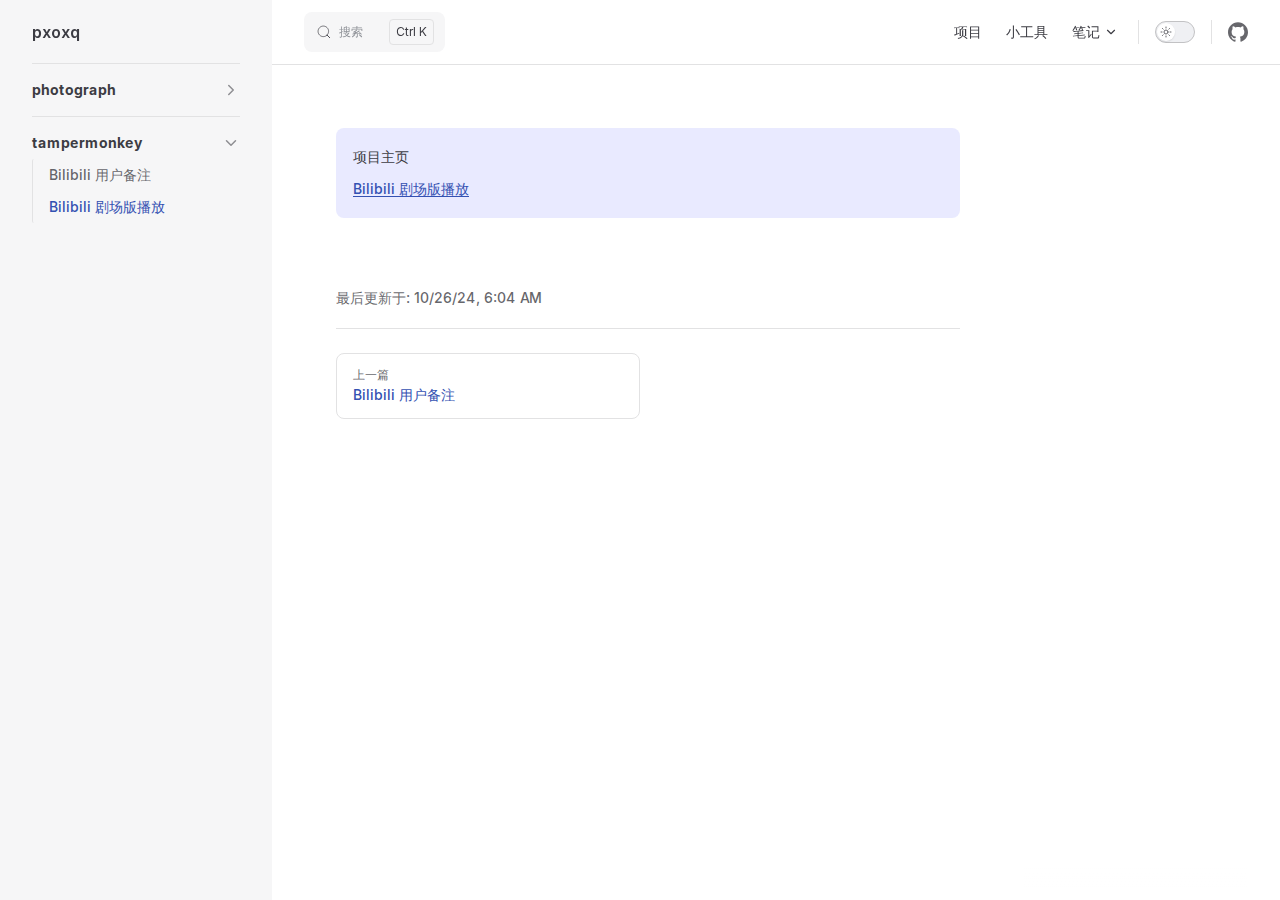
<file: pages/proj/tampermonkey/bilibili-player.html>
<!DOCTYPE html>
<html lang="en-US" dir="ltr">
  <head>
    <meta charset="utf-8">
    <meta name="viewport" content="width=device-width,initial-scale=1">
    <title>Bilibili 剧场版播放 | pxoxq</title>
    <meta name="description" content="-v-">
    <meta name="generator" content="VitePress v1.4.1">
    <link rel="preload stylesheet" href="/assets/style.B-xZ161r.css" as="style">
    
    <script type="module" src="/assets/app.BgZqsntL.js"></script>
    <link rel="preload" href="/assets/inter-roman-latin.Di8DUHzh.woff2" as="font" type="font/woff2" crossorigin="">
    <link rel="modulepreload" href="/assets/chunks/theme.CewpmPjo.js">
    <link rel="modulepreload" href="/assets/chunks/framework.BOdwdXAg.js">
    <link rel="modulepreload" href="/assets/pages_proj_tampermonkey_bilibili-player.md.BDY0giYH.lean.js">
    <link rel="icon" href="/favicon.ico">
    <script id="check-dark-mode">(()=>{const e=localStorage.getItem("vitepress-theme-appearance")||"auto",a=window.matchMedia("(prefers-color-scheme: dark)").matches;(!e||e==="auto"?a:e==="dark")&&document.documentElement.classList.add("dark")})();</script>
    <script id="check-mac-os">document.documentElement.classList.toggle("mac",/Mac|iPhone|iPod|iPad/i.test(navigator.platform));</script>
    <script>import("/pagefind/pagefind.js").then(i=>{window.__pagefind__=i,i.init()}).catch(()=>{});</script>
  </head>
  <body>
    <div id="app"><!--[--><dialog open data-vv="true" class="pwd-dialog" data-v-5b5bc326><form action="#" class="pwd-form"><div class="pwd-ipt-wrap"><input class="pwd-input" type="password" value="" data="passworedtype" placeholder="请输入密码"><button type="button" style="display:none;" class="pwd-btns clr-pwd">×</button></div><button class="pwd-btns cfm-btn">OK</button></form><div class="msg-box" style="display:none;">密码错误</div></dialog><div class="Layout" data-v-5b5bc326 data-v-17401055><!--[--><!--]--><!--[--><span tabindex="-1" data-v-871489a2></span><a href="#VPContent" class="VPSkipLink visually-hidden" data-v-871489a2> Skip to content </a><!--]--><!----><header class="VPNav" data-v-17401055 data-v-871179e1><div class="VPNavBar" data-v-871179e1 data-v-02de84f0><div class="wrapper" data-v-02de84f0><div class="container" data-v-02de84f0><div class="title" data-v-02de84f0><div class="VPNavBarTitle has-sidebar" data-v-02de84f0 data-v-f4f6bb59><a class="title" href="/" data-v-f4f6bb59><!--[--><!--]--><!----><span data-v-f4f6bb59>pxoxq</span><!--[--><!--]--></a></div></div><div class="content" data-v-02de84f0><div class="content-body" data-v-02de84f0><!--[--><!--]--><div class="blog-search search" data-pagefind-ignore="all" data-v-02de84f0 data-v-fd998d3a><div class="nav-search-btn-wait" data-v-fd998d3a><span data-v-fd998d3a><svg width="14" height="14" viewBox="0 0 20 20" data-v-fd998d3a><path d="M14.386 14.386l4.0877 4.0877-4.0877-4.0877c-2.9418 2.9419-7.7115 2.9419-10.6533 0-2.9419-2.9418-2.9419-7.7115 0-10.6533 2.9418-2.9419 7.7115-2.9419 10.6533 0 2.9419 2.9418 2.9419 7.7115 0 10.6533z" stroke="currentColor" fill="none" fill-rule="evenodd" stroke-linecap="round" stroke-linejoin="round" data-v-fd998d3a></path></svg></span><span class="search-tip" data-v-fd998d3a>搜索</span><span class="metaKey" data-v-fd998d3a> K </span></div><!----></div><nav aria-labelledby="main-nav-aria-label" class="VPNavBarMenu menu" data-v-02de84f0 data-v-f888ef96><span id="main-nav-aria-label" class="visually-hidden" data-v-f888ef96> Main Navigation </span><!--[--><!--[--><a class="VPLink link VPNavBarMenuLink" href="/category/proj" tabindex="0" data-v-f888ef96 data-v-78d143bd><!--[--><span data-v-78d143bd>项目</span><!--]--></a><!--]--><!--[--><a class="VPLink link VPNavBarMenuLink" href="/category/tools" tabindex="0" data-v-f888ef96 data-v-78d143bd><!--[--><span data-v-78d143bd>小工具</span><!--]--></a><!--]--><!--[--><div class="VPFlyout VPNavBarMenuGroup" data-v-f888ef96 data-v-321f4cb4><button type="button" class="button" aria-haspopup="true" aria-expanded="false" data-v-321f4cb4><span class="text" data-v-321f4cb4><!----><span data-v-321f4cb4>笔记</span><span class="vpi-chevron-down text-icon" data-v-321f4cb4></span></span></button><div class="menu" data-v-321f4cb4><div class="VPMenu" data-v-321f4cb4 data-v-5f8e5c01><div class="items" data-v-5f8e5c01><!--[--><!--[--><div class="VPMenuLink" data-v-5f8e5c01 data-v-15bf73c9><a class="VPLink link" href="/category/study" data-v-15bf73c9><!--[--><span data-v-15bf73c9>学习</span><!--]--></a></div><!--]--><!--[--><div class="VPMenuLink" data-v-5f8e5c01 data-v-15bf73c9><a class="VPLink link" href="/category/awesome" data-v-15bf73c9><!--[--><span data-v-15bf73c9>有趣</span><!--]--></a></div><!--]--><!--]--></div><!--[--><!--]--></div></div></div><!--]--><!--]--></nav><!----><div class="VPNavBarAppearance appearance" data-v-02de84f0 data-v-bc598645><button class="VPSwitch VPSwitchAppearance" type="button" role="switch" title aria-checked="false" data-v-bc598645 data-v-4957a529 data-v-eef33a1a><span class="check" data-v-eef33a1a><span class="icon" data-v-eef33a1a><!--[--><span class="vpi-sun sun" data-v-4957a529></span><span class="vpi-moon moon" data-v-4957a529></span><!--]--></span></span></button></div><div class="VPSocialLinks VPNavBarSocialLinks social-links" data-v-02de84f0 data-v-1f1a948e data-v-7929b9e3><!--[--><a class="VPSocialLink no-icon" href="https://github.com/pxoxq" aria-label="github" target="_blank" rel="noopener" data-v-7929b9e3 data-v-832fecfa><span class="vpi-social-github" /></a><!--]--></div><div class="VPFlyout VPNavBarExtra extra" data-v-02de84f0 data-v-a2979e58 data-v-321f4cb4><button type="button" class="button" aria-haspopup="true" aria-expanded="false" aria-label="extra navigation" data-v-321f4cb4><span class="vpi-more-horizontal icon" data-v-321f4cb4></span></button><div class="menu" data-v-321f4cb4><div class="VPMenu" data-v-321f4cb4 data-v-5f8e5c01><!----><!--[--><!--[--><!----><div class="group" data-v-a2979e58><div class="item appearance" data-v-a2979e58><p class="label" data-v-a2979e58>主题</p><div class="appearance-action" data-v-a2979e58><button class="VPSwitch VPSwitchAppearance" type="button" role="switch" title aria-checked="false" data-v-a2979e58 data-v-4957a529 data-v-eef33a1a><span class="check" data-v-eef33a1a><span class="icon" data-v-eef33a1a><!--[--><span class="vpi-sun sun" data-v-4957a529></span><span class="vpi-moon moon" data-v-4957a529></span><!--]--></span></span></button></div></div></div><div class="group" data-v-a2979e58><div class="item social-links" data-v-a2979e58><div class="VPSocialLinks social-links-list" data-v-a2979e58 data-v-7929b9e3><!--[--><a class="VPSocialLink no-icon" href="https://github.com/pxoxq" aria-label="github" target="_blank" rel="noopener" data-v-7929b9e3 data-v-832fecfa><span class="vpi-social-github" /></a><!--]--></div></div></div><!--]--><!--]--></div></div></div><!--[--><!--]--><button type="button" class="VPNavBarHamburger hamburger" aria-label="mobile navigation" aria-expanded="false" aria-controls="VPNavScreen" data-v-02de84f0 data-v-e6ceeaf8><span class="container" data-v-e6ceeaf8><span class="top" data-v-e6ceeaf8></span><span class="middle" data-v-e6ceeaf8></span><span class="bottom" data-v-e6ceeaf8></span></span></button></div></div></div></div><div class="divider" data-v-02de84f0><div class="divider-line" data-v-02de84f0></div></div></div><!----></header><div class="VPLocalNav has-sidebar empty" data-v-17401055 data-v-6430ffe7><div class="container" data-v-6430ffe7><button class="menu" aria-expanded="false" aria-controls="VPSidebarNav" data-v-6430ffe7><span class="vpi-align-left menu-icon" data-v-6430ffe7></span><span class="menu-text" data-v-6430ffe7>菜单</span></button><div class="VPLocalNavOutlineDropdown" style="--vp-vh:0px;" data-v-6430ffe7 data-v-cf949a41><button data-v-cf949a41>返回顶部</button><!----></div></div></div><aside class="VPSidebar" data-v-17401055 data-v-a7939ebe><div class="curtain" data-v-a7939ebe></div><nav class="nav" id="VPSidebarNav" aria-labelledby="sidebar-aria-label" tabindex="-1" data-v-a7939ebe><span class="visually-hidden" id="sidebar-aria-label" data-v-a7939ebe> Sidebar Navigation </span><!--[--><!--]--><!--[--><div class="no-transition group" data-v-5444ea99><section class="VPSidebarItem level-0 collapsible collapsed" data-v-5444ea99 data-v-4f2a9889><div class="item" role="button" tabindex="0" data-v-4f2a9889><div class="indicator" data-v-4f2a9889></div><h2 class="text" data-v-4f2a9889>photograph</h2><div class="caret" role="button" aria-label="toggle section" tabindex="0" data-v-4f2a9889><span class="vpi-chevron-right caret-icon" data-v-4f2a9889></span></div></div><div class="items" data-v-4f2a9889><!--[--><div class="VPSidebarItem level-1 is-link" data-v-4f2a9889 data-v-4f2a9889><div class="item" data-v-4f2a9889><div class="indicator" data-v-4f2a9889></div><a class="VPLink link link" href="/pages/proj/photograph/photo-frames-py" data-v-4f2a9889><!--[--><p class="text" data-v-4f2a9889>照片加边框程序 Python</p><!--]--></a><!----></div><!----></div><!--]--></div></section></div><div class="no-transition group" data-v-5444ea99><section class="VPSidebarItem level-0 collapsible collapsed has-active" data-v-5444ea99 data-v-4f2a9889><div class="item" role="button" tabindex="0" data-v-4f2a9889><div class="indicator" data-v-4f2a9889></div><h2 class="text" data-v-4f2a9889>tampermonkey</h2><div class="caret" role="button" aria-label="toggle section" tabindex="0" data-v-4f2a9889><span class="vpi-chevron-right caret-icon" data-v-4f2a9889></span></div></div><div class="items" data-v-4f2a9889><!--[--><div class="VPSidebarItem level-1 is-link" data-v-4f2a9889 data-v-4f2a9889><div class="item" data-v-4f2a9889><div class="indicator" data-v-4f2a9889></div><a class="VPLink link link" href="/pages/proj/tampermonkey/bilibili-nickname" data-v-4f2a9889><!--[--><p class="text" data-v-4f2a9889>Bilibili 用户备注</p><!--]--></a><!----></div><!----></div><div class="VPSidebarItem level-1 is-link" data-v-4f2a9889 data-v-4f2a9889><div class="item" data-v-4f2a9889><div class="indicator" data-v-4f2a9889></div><a class="VPLink link link" href="/pages/proj/tampermonkey/bilibili-player" data-v-4f2a9889><!--[--><p class="text" data-v-4f2a9889>Bilibili 剧场版播放</p><!--]--></a><!----></div><!----></div><!--]--></div></section></div><!--]--><!--[--><!--]--></nav></aside><div class="VPContent has-sidebar" id="VPContent" data-v-17401055 data-v-c875d2c6><div class="VPDoc has-sidebar has-aside" data-v-c875d2c6 data-v-df61a59e><!--[--><!--]--><div class="container" data-v-df61a59e><div class="aside" data-v-df61a59e><div class="aside-curtain" data-v-df61a59e></div><div class="aside-container" data-v-df61a59e><div class="aside-content" data-v-df61a59e><div class="VPDocAside" data-v-df61a59e data-v-540e2421><!--[--><!--]--><!--[--><!--]--><nav aria-labelledby="doc-outline-aria-label" class="VPDocAsideOutline" data-v-540e2421 data-v-1f7b4d03><div class="content" data-v-1f7b4d03><div class="outline-marker" data-v-1f7b4d03></div><div aria-level="2" class="outline-title" id="doc-outline-aria-label" role="heading" data-v-1f7b4d03>页面目录</div><ul class="VPDocOutlineItem root" data-v-1f7b4d03 data-v-97f56f55><!--[--><!--]--></ul></div></nav><!--[--><!--]--><div class="spacer" data-v-540e2421></div><!--[--><!--]--><!----><!--[--><!--]--><!--[--><!--]--></div></div></div></div><div class="content" data-v-df61a59e><div class="content-container" data-v-df61a59e><!--[--><!--]--><main class="main" data-v-df61a59e><div style="position:relative;" class="vp-doc _pages_proj_tampermonkey_bilibili-player" data-v-df61a59e><div data-pagefind-body="true"><div class="tip custom-block"><p class="custom-block-title">项目主页</p><p><a href="https://scriptcat.org/zh-CN/script-show-page/2307" target="_blank" rel="noreferrer">Bilibili 剧场版播放</a></p></div></div></div></main><footer class="VPDocFooter" data-v-df61a59e data-v-ea92ba03><!--[--><!--]--><div class="edit-info" data-v-ea92ba03><!----><div class="last-updated" data-v-ea92ba03><p class="VPLastUpdated" data-v-ea92ba03 data-v-84a2f8bb>最后更新于: <time datetime="2024-10-26T06:04:43.000Z" data-v-84a2f8bb></time></p></div></div><nav class="prev-next" aria-labelledby="doc-footer-aria-label" data-v-ea92ba03><span class="visually-hidden" id="doc-footer-aria-label" data-v-ea92ba03>Pager</span><div class="pager" data-v-ea92ba03><a class="VPLink link pager-link prev" href="/pages/proj/tampermonkey/bilibili-nickname" data-v-ea92ba03><!--[--><span class="desc" data-v-ea92ba03>上一篇</span><span class="title" data-v-ea92ba03>Bilibili 用户备注</span><!--]--></a></div><div class="pager" data-v-ea92ba03><!----></div></nav></footer><!--[--><!--]--></div></div></div><!--[--><!--]--></div></div><!----><!--[--><!--]--></div><!--]--></div>
    <script>window.__VP_HASH_MAP__=JSON.parse("{\"category_awesome.md\":\"BAUjKAXZ\",\"category_proj.md\":\"io-XzIXQ\",\"category_study.md\":\"CqLJuGlw\",\"category_tools.md\":\"DB0gXe3p\",\"index.md\":\"BqcA3ZXu\",\"pages_awesome_index.md\":\"CnDLYJoq\",\"pages_proj_photograph_photo-frames-py.md\":\"CT-SqRdu\",\"pages_proj_tampermonkey_bilibili-nickname.md\":\"DKZ9iJzD\",\"pages_proj_tampermonkey_bilibili-player.md\":\"BDY0giYH\",\"pages_study_index.md\":\"BAIbx3IP\",\"pages_tools_img-spliter.md\":\"3vXyq0bP\",\"pages_tools_test.md\":\"B3N7laQE\",\"yy_happy-birthday.md\":\"C5-99D7A\"}");window.__VP_SITE_DATA__=JSON.parse("{\"lang\":\"en-US\",\"dir\":\"ltr\",\"title\":\"pxoxq\",\"description\":\"-v-\",\"base\":\"/\",\"head\":[],\"router\":{\"prefetchLinks\":true},\"appearance\":true,\"themeConfig\":{\"notFound\":{\"title\":\"啥也没有\",\"quote\":\"\",\"code\":\"没找到呀\",\"linkLabel\":\"返回主页\",\"linkText\":\"返回主页\"},\"lastUpdatedText\":\"最后更新于\",\"nav\":[{\"text\":\"项目\",\"link\":\"/category/proj\"},{\"text\":\"小工具\",\"link\":\"/category/tools\"},{\"text\":\"笔记\",\"items\":[{\"text\":\"学习\",\"link\":\"/category/study\"},{\"text\":\"有趣\",\"link\":\"/category/awesome\"}]}],\"sidebar\":{\"/pages/tools/\":{\"base\":\"/pages/tools/\",\"items\":[{\"text\":\"图像分割\",\"link\":\"img-spliter\"},{\"text\":\"测试文章\",\"link\":\"test\"}]},\"/pages/proj/\":{\"base\":\"/pages/proj/\",\"items\":[{\"text\":\"photograph\",\"items\":[{\"text\":\"照片加边框程序 Python\",\"link\":\"photograph/photo-frames-py\"}],\"collapsed\":true},{\"text\":\"tampermonkey\",\"items\":[{\"text\":\"Bilibili 用户备注\",\"link\":\"tampermonkey/bilibili-nickname\"},{\"text\":\"Bilibili 剧场版播放\",\"link\":\"tampermonkey/bilibili-player\"}],\"collapsed\":true}]},\"/pages/study/\":{\"base\":\"/pages/study/\",\"items\":[]},\"/pages/awesome/\":{\"base\":\"/pages/awesome/\",\"items\":[]}},\"socialLinks\":[{\"icon\":\"github\",\"link\":\"https://github.com/pxoxq\"}],\"docFooter\":{\"prev\":\"上一篇\",\"next\":\"下一篇\"},\"darkModeSwitchLabel\":\"主题\",\"outline\":{\"label\":\"页面目录\",\"level\":[1,6]},\"search\":{\"provider\":\"local\"},\"sidebarMenuLabel\":\"菜单\",\"returnToTopLabel\":\"返回顶部\"},\"locales\":{},\"scrollOffset\":134,\"cleanUrls\":true}");</script>
    
  </body>
</html>
</file>
<file: assets/style.B-xZ161r.css>
@font-face{font-family:Inter;font-style:normal;font-weight:100 900;font-display:swap;src:url(/assets/inter-roman-cyrillic-ext.BBPuwvHQ.woff2) format("woff2");unicode-range:U+0460-052F,U+1C80-1C88,U+20B4,U+2DE0-2DFF,U+A640-A69F,U+FE2E-FE2F}@font-face{font-family:Inter;font-style:normal;font-weight:100 900;font-display:swap;src:url(/assets/inter-roman-cyrillic.C5lxZ8CY.woff2) format("woff2");unicode-range:U+0301,U+0400-045F,U+0490-0491,U+04B0-04B1,U+2116}@font-face{font-family:Inter;font-style:normal;font-weight:100 900;font-display:swap;src:url(/assets/inter-roman-greek-ext.CqjqNYQ-.woff2) format("woff2");unicode-range:U+1F00-1FFF}@font-face{font-family:Inter;font-style:normal;font-weight:100 900;font-display:swap;src:url(/assets/inter-roman-greek.BBVDIX6e.woff2) format("woff2");unicode-range:U+0370-0377,U+037A-037F,U+0384-038A,U+038C,U+038E-03A1,U+03A3-03FF}@font-face{font-family:Inter;font-style:normal;font-weight:100 900;font-display:swap;src:url(/assets/inter-roman-vietnamese.BjW4sHH5.woff2) format("woff2");unicode-range:U+0102-0103,U+0110-0111,U+0128-0129,U+0168-0169,U+01A0-01A1,U+01AF-01B0,U+0300-0301,U+0303-0304,U+0308-0309,U+0323,U+0329,U+1EA0-1EF9,U+20AB}@font-face{font-family:Inter;font-style:normal;font-weight:100 900;font-display:swap;src:url(/assets/inter-roman-latin-ext.4ZJIpNVo.woff2) format("woff2");unicode-range:U+0100-02AF,U+0304,U+0308,U+0329,U+1E00-1E9F,U+1EF2-1EFF,U+2020,U+20A0-20AB,U+20AD-20C0,U+2113,U+2C60-2C7F,U+A720-A7FF}@font-face{font-family:Inter;font-style:normal;font-weight:100 900;font-display:swap;src:url(/assets/inter-roman-latin.Di8DUHzh.woff2) format("woff2");unicode-range:U+0000-00FF,U+0131,U+0152-0153,U+02BB-02BC,U+02C6,U+02DA,U+02DC,U+0304,U+0308,U+0329,U+2000-206F,U+2074,U+20AC,U+2122,U+2191,U+2193,U+2212,U+2215,U+FEFF,U+FFFD}@font-face{font-family:Inter;font-style:italic;font-weight:100 900;font-display:swap;src:url(/assets/inter-italic-cyrillic-ext.r48I6akx.woff2) format("woff2");unicode-range:U+0460-052F,U+1C80-1C88,U+20B4,U+2DE0-2DFF,U+A640-A69F,U+FE2E-FE2F}@font-face{font-family:Inter;font-style:italic;font-weight:100 900;font-display:swap;src:url(/assets/inter-italic-cyrillic.By2_1cv3.woff2) format("woff2");unicode-range:U+0301,U+0400-045F,U+0490-0491,U+04B0-04B1,U+2116}@font-face{font-family:Inter;font-style:italic;font-weight:100 900;font-display:swap;src:url(/assets/inter-italic-greek-ext.1u6EdAuj.woff2) format("woff2");unicode-range:U+1F00-1FFF}@font-face{font-family:Inter;font-style:italic;font-weight:100 900;font-display:swap;src:url(/assets/inter-italic-greek.DJ8dCoTZ.woff2) format("woff2");unicode-range:U+0370-0377,U+037A-037F,U+0384-038A,U+038C,U+038E-03A1,U+03A3-03FF}@font-face{font-family:Inter;font-style:italic;font-weight:100 900;font-display:swap;src:url(/assets/inter-italic-vietnamese.BSbpV94h.woff2) format("woff2");unicode-range:U+0102-0103,U+0110-0111,U+0128-0129,U+0168-0169,U+01A0-01A1,U+01AF-01B0,U+0300-0301,U+0303-0304,U+0308-0309,U+0323,U+0329,U+1EA0-1EF9,U+20AB}@font-face{font-family:Inter;font-style:italic;font-weight:100 900;font-display:swap;src:url(/assets/inter-italic-latin-ext.CN1xVJS-.woff2) format("woff2");unicode-range:U+0100-02AF,U+0304,U+0308,U+0329,U+1E00-1E9F,U+1EF2-1EFF,U+2020,U+20A0-20AB,U+20AD-20C0,U+2113,U+2C60-2C7F,U+A720-A7FF}@font-face{font-family:Inter;font-style:italic;font-weight:100 900;font-display:swap;src:url(/assets/inter-italic-latin.C2AdPX0b.woff2) format("woff2");unicode-range:U+0000-00FF,U+0131,U+0152-0153,U+02BB-02BC,U+02C6,U+02DA,U+02DC,U+0304,U+0308,U+0329,U+2000-206F,U+2074,U+20AC,U+2122,U+2191,U+2193,U+2212,U+2215,U+FEFF,U+FFFD}@font-face{font-family:Punctuation SC;font-weight:400;src:local("PingFang SC Regular"),local("Noto Sans CJK SC"),local("Microsoft YaHei");unicode-range:U+201C,U+201D,U+2018,U+2019,U+2E3A,U+2014,U+2013,U+2026,U+00B7,U+007E,U+002F}@font-face{font-family:Punctuation SC;font-weight:500;src:local("PingFang SC Medium"),local("Noto Sans CJK SC"),local("Microsoft YaHei");unicode-range:U+201C,U+201D,U+2018,U+2019,U+2E3A,U+2014,U+2013,U+2026,U+00B7,U+007E,U+002F}@font-face{font-family:Punctuation SC;font-weight:600;src:local("PingFang SC Semibold"),local("Noto Sans CJK SC Bold"),local("Microsoft YaHei Bold");unicode-range:U+201C,U+201D,U+2018,U+2019,U+2E3A,U+2014,U+2013,U+2026,U+00B7,U+007E,U+002F}@font-face{font-family:Punctuation SC;font-weight:700;src:local("PingFang SC Semibold"),local("Noto Sans CJK SC Bold"),local("Microsoft YaHei Bold");unicode-range:U+201C,U+201D,U+2018,U+2019,U+2E3A,U+2014,U+2013,U+2026,U+00B7,U+007E,U+002F}:root{--vp-c-white: #ffffff;--vp-c-black: #000000;--vp-c-neutral: var(--vp-c-black);--vp-c-neutral-inverse: var(--vp-c-white)}.dark{--vp-c-neutral: var(--vp-c-white);--vp-c-neutral-inverse: var(--vp-c-black)}:root{--vp-c-gray-1: #dddde3;--vp-c-gray-2: #e4e4e9;--vp-c-gray-3: #ebebef;--vp-c-gray-soft: rgba(142, 150, 170, .14);--vp-c-indigo-1: #3451b2;--vp-c-indigo-2: #3a5ccc;--vp-c-indigo-3: #5672cd;--vp-c-indigo-soft: rgba(100, 108, 255, .14);--vp-c-purple-1: #6f42c1;--vp-c-purple-2: #7e4cc9;--vp-c-purple-3: #8e5cd9;--vp-c-purple-soft: rgba(159, 122, 234, .14);--vp-c-green-1: #18794e;--vp-c-green-2: #299764;--vp-c-green-3: #30a46c;--vp-c-green-soft: rgba(16, 185, 129, .14);--vp-c-yellow-1: #915930;--vp-c-yellow-2: #946300;--vp-c-yellow-3: #9f6a00;--vp-c-yellow-soft: rgba(234, 179, 8, .14);--vp-c-red-1: #b8272c;--vp-c-red-2: #d5393e;--vp-c-red-3: #e0575b;--vp-c-red-soft: rgba(244, 63, 94, .14);--vp-c-sponsor: #db2777}.dark{--vp-c-gray-1: #515c67;--vp-c-gray-2: #414853;--vp-c-gray-3: #32363f;--vp-c-gray-soft: rgba(101, 117, 133, .16);--vp-c-indigo-1: #a8b1ff;--vp-c-indigo-2: #5c73e7;--vp-c-indigo-3: #3e63dd;--vp-c-indigo-soft: rgba(100, 108, 255, .16);--vp-c-purple-1: #c8abfa;--vp-c-purple-2: #a879e6;--vp-c-purple-3: #8e5cd9;--vp-c-purple-soft: rgba(159, 122, 234, .16);--vp-c-green-1: #3dd68c;--vp-c-green-2: #30a46c;--vp-c-green-3: #298459;--vp-c-green-soft: rgba(16, 185, 129, .16);--vp-c-yellow-1: #f9b44e;--vp-c-yellow-2: #da8b17;--vp-c-yellow-3: #a46a0a;--vp-c-yellow-soft: rgba(234, 179, 8, .16);--vp-c-red-1: #f66f81;--vp-c-red-2: #f14158;--vp-c-red-3: #b62a3c;--vp-c-red-soft: rgba(244, 63, 94, .16)}:root{--vp-c-bg: #ffffff;--vp-c-bg-alt: #f6f6f7;--vp-c-bg-elv: #ffffff;--vp-c-bg-soft: #f6f6f7}.dark{--vp-c-bg: #1b1b1f;--vp-c-bg-alt: #161618;--vp-c-bg-elv: #202127;--vp-c-bg-soft: #202127}:root{--vp-c-border: #c2c2c4;--vp-c-divider: #e2e2e3;--vp-c-gutter: #e2e2e3}.dark{--vp-c-border: #3c3f44;--vp-c-divider: #2e2e32;--vp-c-gutter: #000000}:root{--vp-c-text-1: rgba(60, 60, 67);--vp-c-text-2: rgba(60, 60, 67, .78);--vp-c-text-3: rgba(60, 60, 67, .56)}.dark{--vp-c-text-1: rgba(255, 255, 245, .86);--vp-c-text-2: rgba(235, 235, 245, .6);--vp-c-text-3: rgba(235, 235, 245, .38)}:root{--vp-c-default-1: var(--vp-c-gray-1);--vp-c-default-2: var(--vp-c-gray-2);--vp-c-default-3: var(--vp-c-gray-3);--vp-c-default-soft: var(--vp-c-gray-soft);--vp-c-brand-1: var(--vp-c-indigo-1);--vp-c-brand-2: var(--vp-c-indigo-2);--vp-c-brand-3: var(--vp-c-indigo-3);--vp-c-brand-soft: var(--vp-c-indigo-soft);--vp-c-brand: var(--vp-c-brand-1);--vp-c-tip-1: var(--vp-c-brand-1);--vp-c-tip-2: var(--vp-c-brand-2);--vp-c-tip-3: var(--vp-c-brand-3);--vp-c-tip-soft: var(--vp-c-brand-soft);--vp-c-note-1: var(--vp-c-brand-1);--vp-c-note-2: var(--vp-c-brand-2);--vp-c-note-3: var(--vp-c-brand-3);--vp-c-note-soft: var(--vp-c-brand-soft);--vp-c-success-1: var(--vp-c-green-1);--vp-c-success-2: var(--vp-c-green-2);--vp-c-success-3: var(--vp-c-green-3);--vp-c-success-soft: var(--vp-c-green-soft);--vp-c-important-1: var(--vp-c-purple-1);--vp-c-important-2: var(--vp-c-purple-2);--vp-c-important-3: var(--vp-c-purple-3);--vp-c-important-soft: var(--vp-c-purple-soft);--vp-c-warning-1: var(--vp-c-yellow-1);--vp-c-warning-2: var(--vp-c-yellow-2);--vp-c-warning-3: var(--vp-c-yellow-3);--vp-c-warning-soft: var(--vp-c-yellow-soft);--vp-c-danger-1: var(--vp-c-red-1);--vp-c-danger-2: var(--vp-c-red-2);--vp-c-danger-3: var(--vp-c-red-3);--vp-c-danger-soft: var(--vp-c-red-soft);--vp-c-caution-1: var(--vp-c-red-1);--vp-c-caution-2: var(--vp-c-red-2);--vp-c-caution-3: var(--vp-c-red-3);--vp-c-caution-soft: var(--vp-c-red-soft)}:root{--vp-font-family-base: "Inter", ui-sans-serif, system-ui, sans-serif, "Apple Color Emoji", "Segoe UI Emoji", "Segoe UI Symbol", "Noto Color Emoji";--vp-font-family-mono: ui-monospace, "Menlo", "Monaco", "Consolas", "Liberation Mono", "Courier New", monospace;font-optical-sizing:auto}:root:where(:lang(zh)){--vp-font-family-base: "Punctuation SC", "Inter", ui-sans-serif, system-ui, "PingFang SC", "Noto Sans CJK SC", "Noto Sans SC", "Heiti SC", "Microsoft YaHei", "DengXian", sans-serif, "Apple Color Emoji", "Segoe UI Emoji", "Segoe UI Symbol", "Noto Color Emoji"}:root{--vp-shadow-1: 0 1px 2px rgba(0, 0, 0, .04), 0 1px 2px rgba(0, 0, 0, .06);--vp-shadow-2: 0 3px 12px rgba(0, 0, 0, .07), 0 1px 4px rgba(0, 0, 0, .07);--vp-shadow-3: 0 12px 32px rgba(0, 0, 0, .1), 0 2px 6px rgba(0, 0, 0, .08);--vp-shadow-4: 0 14px 44px rgba(0, 0, 0, .12), 0 3px 9px rgba(0, 0, 0, .12);--vp-shadow-5: 0 18px 56px rgba(0, 0, 0, .16), 0 4px 12px rgba(0, 0, 0, .16)}:root{--vp-z-index-footer: 10;--vp-z-index-local-nav: 20;--vp-z-index-nav: 30;--vp-z-index-layout-top: 40;--vp-z-index-backdrop: 50;--vp-z-index-sidebar: 60}@media (min-width: 960px){:root{--vp-z-index-sidebar: 25}}:root{--vp-layout-max-width: 1440px}:root{--vp-header-anchor-symbol: "#"}:root{--vp-code-line-height: 1.7;--vp-code-font-size: .875em;--vp-code-color: var(--vp-c-brand-1);--vp-code-link-color: var(--vp-c-brand-1);--vp-code-link-hover-color: var(--vp-c-brand-2);--vp-code-bg: var(--vp-c-default-soft);--vp-code-block-color: var(--vp-c-text-2);--vp-code-block-bg: var(--vp-c-bg-alt);--vp-code-block-divider-color: var(--vp-c-gutter);--vp-code-lang-color: var(--vp-c-text-3);--vp-code-line-highlight-color: var(--vp-c-default-soft);--vp-code-line-number-color: var(--vp-c-text-3);--vp-code-line-diff-add-color: var(--vp-c-success-soft);--vp-code-line-diff-add-symbol-color: var(--vp-c-success-1);--vp-code-line-diff-remove-color: var(--vp-c-danger-soft);--vp-code-line-diff-remove-symbol-color: var(--vp-c-danger-1);--vp-code-line-warning-color: var(--vp-c-warning-soft);--vp-code-line-error-color: var(--vp-c-danger-soft);--vp-code-copy-code-border-color: var(--vp-c-divider);--vp-code-copy-code-bg: var(--vp-c-bg-soft);--vp-code-copy-code-hover-border-color: var(--vp-c-divider);--vp-code-copy-code-hover-bg: var(--vp-c-bg);--vp-code-copy-code-active-text: var(--vp-c-text-2);--vp-code-copy-copied-text-content: "Copied";--vp-code-tab-divider: var(--vp-code-block-divider-color);--vp-code-tab-text-color: var(--vp-c-text-2);--vp-code-tab-bg: var(--vp-code-block-bg);--vp-code-tab-hover-text-color: var(--vp-c-text-1);--vp-code-tab-active-text-color: var(--vp-c-text-1);--vp-code-tab-active-bar-color: var(--vp-c-brand-1)}:root{--vp-button-brand-border: transparent;--vp-button-brand-text: var(--vp-c-white);--vp-button-brand-bg: var(--vp-c-brand-3);--vp-button-brand-hover-border: transparent;--vp-button-brand-hover-text: var(--vp-c-white);--vp-button-brand-hover-bg: var(--vp-c-brand-2);--vp-button-brand-active-border: transparent;--vp-button-brand-active-text: var(--vp-c-white);--vp-button-brand-active-bg: var(--vp-c-brand-1);--vp-button-alt-border: transparent;--vp-button-alt-text: var(--vp-c-text-1);--vp-button-alt-bg: var(--vp-c-default-3);--vp-button-alt-hover-border: transparent;--vp-button-alt-hover-text: var(--vp-c-text-1);--vp-button-alt-hover-bg: var(--vp-c-default-2);--vp-button-alt-active-border: transparent;--vp-button-alt-active-text: var(--vp-c-text-1);--vp-button-alt-active-bg: var(--vp-c-default-1);--vp-button-sponsor-border: var(--vp-c-text-2);--vp-button-sponsor-text: var(--vp-c-text-2);--vp-button-sponsor-bg: transparent;--vp-button-sponsor-hover-border: var(--vp-c-sponsor);--vp-button-sponsor-hover-text: var(--vp-c-sponsor);--vp-button-sponsor-hover-bg: transparent;--vp-button-sponsor-active-border: var(--vp-c-sponsor);--vp-button-sponsor-active-text: var(--vp-c-sponsor);--vp-button-sponsor-active-bg: transparent}:root{--vp-custom-block-font-size: 14px;--vp-custom-block-code-font-size: 13px;--vp-custom-block-info-border: transparent;--vp-custom-block-info-text: var(--vp-c-text-1);--vp-custom-block-info-bg: var(--vp-c-default-soft);--vp-custom-block-info-code-bg: var(--vp-c-default-soft);--vp-custom-block-note-border: transparent;--vp-custom-block-note-text: var(--vp-c-text-1);--vp-custom-block-note-bg: var(--vp-c-default-soft);--vp-custom-block-note-code-bg: var(--vp-c-default-soft);--vp-custom-block-tip-border: transparent;--vp-custom-block-tip-text: var(--vp-c-text-1);--vp-custom-block-tip-bg: var(--vp-c-tip-soft);--vp-custom-block-tip-code-bg: var(--vp-c-tip-soft);--vp-custom-block-important-border: transparent;--vp-custom-block-important-text: var(--vp-c-text-1);--vp-custom-block-important-bg: var(--vp-c-important-soft);--vp-custom-block-important-code-bg: var(--vp-c-important-soft);--vp-custom-block-warning-border: transparent;--vp-custom-block-warning-text: var(--vp-c-text-1);--vp-custom-block-warning-bg: var(--vp-c-warning-soft);--vp-custom-block-warning-code-bg: var(--vp-c-warning-soft);--vp-custom-block-danger-border: transparent;--vp-custom-block-danger-text: var(--vp-c-text-1);--vp-custom-block-danger-bg: var(--vp-c-danger-soft);--vp-custom-block-danger-code-bg: var(--vp-c-danger-soft);--vp-custom-block-caution-border: transparent;--vp-custom-block-caution-text: var(--vp-c-text-1);--vp-custom-block-caution-bg: var(--vp-c-caution-soft);--vp-custom-block-caution-code-bg: var(--vp-c-caution-soft);--vp-custom-block-details-border: var(--vp-custom-block-info-border);--vp-custom-block-details-text: var(--vp-custom-block-info-text);--vp-custom-block-details-bg: var(--vp-custom-block-info-bg);--vp-custom-block-details-code-bg: var(--vp-custom-block-info-code-bg)}:root{--vp-input-border-color: var(--vp-c-border);--vp-input-bg-color: var(--vp-c-bg-alt);--vp-input-switch-bg-color: var(--vp-c-default-soft)}:root{--vp-nav-height: 64px;--vp-nav-bg-color: var(--vp-c-bg);--vp-nav-screen-bg-color: var(--vp-c-bg);--vp-nav-logo-height: 24px}.hide-nav{--vp-nav-height: 0px}.hide-nav .VPSidebar{--vp-nav-height: 22px}:root{--vp-local-nav-bg-color: var(--vp-c-bg)}:root{--vp-sidebar-width: 272px;--vp-sidebar-bg-color: var(--vp-c-bg-alt)}:root{--vp-backdrop-bg-color: rgba(0, 0, 0, .6)}:root{--vp-home-hero-name-color: var(--vp-c-brand-1);--vp-home-hero-name-background: transparent;--vp-home-hero-image-background-image: none;--vp-home-hero-image-filter: none}:root{--vp-badge-info-border: transparent;--vp-badge-info-text: var(--vp-c-text-2);--vp-badge-info-bg: var(--vp-c-default-soft);--vp-badge-tip-border: transparent;--vp-badge-tip-text: var(--vp-c-tip-1);--vp-badge-tip-bg: var(--vp-c-tip-soft);--vp-badge-warning-border: transparent;--vp-badge-warning-text: var(--vp-c-warning-1);--vp-badge-warning-bg: var(--vp-c-warning-soft);--vp-badge-danger-border: transparent;--vp-badge-danger-text: var(--vp-c-danger-1);--vp-badge-danger-bg: var(--vp-c-danger-soft)}:root{--vp-carbon-ads-text-color: var(--vp-c-text-1);--vp-carbon-ads-poweredby-color: var(--vp-c-text-2);--vp-carbon-ads-bg-color: var(--vp-c-bg-soft);--vp-carbon-ads-hover-text-color: var(--vp-c-brand-1);--vp-carbon-ads-hover-poweredby-color: var(--vp-c-text-1)}:root{--vp-local-search-bg: var(--vp-c-bg);--vp-local-search-result-bg: var(--vp-c-bg);--vp-local-search-result-border: var(--vp-c-divider);--vp-local-search-result-selected-bg: var(--vp-c-bg);--vp-local-search-result-selected-border: var(--vp-c-brand-1);--vp-local-search-highlight-bg: var(--vp-c-brand-1);--vp-local-search-highlight-text: var(--vp-c-neutral-inverse)}@media (prefers-reduced-motion: reduce){*,:before,:after{animation-delay:-1ms!important;animation-duration:1ms!important;animation-iteration-count:1!important;background-attachment:initial!important;scroll-behavior:auto!important;transition-duration:0s!important;transition-delay:0s!important}}*,:before,:after{box-sizing:border-box}html{line-height:1.4;font-size:16px;-webkit-text-size-adjust:100%}html.dark{color-scheme:dark}body{margin:0;width:100%;min-width:320px;min-height:100vh;line-height:24px;font-family:var(--vp-font-family-base);font-size:16px;font-weight:400;color:var(--vp-c-text-1);background-color:var(--vp-c-bg);font-synthesis:style;text-rendering:optimizeLegibility;-webkit-font-smoothing:antialiased;-moz-osx-font-smoothing:grayscale}main{display:block}h1,h2,h3,h4,h5,h6{margin:0;line-height:24px;font-size:16px;font-weight:400}p{margin:0}strong,b{font-weight:600}a,area,button,[role=button],input,label,select,summary,textarea{touch-action:manipulation}a{color:inherit;text-decoration:inherit}ol,ul{list-style:none;margin:0;padding:0}blockquote{margin:0}pre,code,kbd,samp{font-family:var(--vp-font-family-mono)}img,svg,video,canvas,audio,iframe,embed,object{display:block}figure{margin:0}img,video{max-width:100%;height:auto}button,input,optgroup,select,textarea{border:0;padding:0;line-height:inherit;color:inherit}button{padding:0;font-family:inherit;background-color:transparent;background-image:none}button:enabled,[role=button]:enabled{cursor:pointer}button:focus,button:focus-visible{outline:1px dotted;outline:4px auto -webkit-focus-ring-color}button:focus:not(:focus-visible){outline:none!important}input:focus,textarea:focus,select:focus{outline:none}table{border-collapse:collapse}input{background-color:transparent}input:-ms-input-placeholder,textarea:-ms-input-placeholder{color:var(--vp-c-text-3)}input::-ms-input-placeholder,textarea::-ms-input-placeholder{color:var(--vp-c-text-3)}input::placeholder,textarea::placeholder{color:var(--vp-c-text-3)}input::-webkit-outer-spin-button,input::-webkit-inner-spin-button{-webkit-appearance:none;margin:0}input[type=number]{-moz-appearance:textfield}textarea{resize:vertical}select{-webkit-appearance:none}fieldset{margin:0;padding:0}h1,h2,h3,h4,h5,h6,li,p{overflow-wrap:break-word}vite-error-overlay{z-index:9999}mjx-container{overflow-x:auto}mjx-container>svg{display:inline-block;margin:auto}[class^=vpi-],[class*=" vpi-"],.vp-icon{width:1em;height:1em}[class^=vpi-].bg,[class*=" vpi-"].bg,.vp-icon.bg{background-size:100% 100%;background-color:transparent}[class^=vpi-]:not(.bg),[class*=" vpi-"]:not(.bg),.vp-icon:not(.bg){-webkit-mask:var(--icon) no-repeat;mask:var(--icon) no-repeat;-webkit-mask-size:100% 100%;mask-size:100% 100%;background-color:currentColor;color:inherit}.vpi-align-left{--icon: url("data:image/svg+xml,%3Csvg xmlns='http://www.w3.org/2000/svg' fill='none' stroke='currentColor' stroke-linecap='round' stroke-linejoin='round' stroke-width='2' viewBox='0 0 24 24'%3E%3Cpath d='M21 6H3M15 12H3M17 18H3'/%3E%3C/svg%3E")}.vpi-arrow-right,.vpi-arrow-down,.vpi-arrow-left,.vpi-arrow-up{--icon: url("data:image/svg+xml,%3Csvg xmlns='http://www.w3.org/2000/svg' fill='none' stroke='currentColor' stroke-linecap='round' stroke-linejoin='round' stroke-width='2' viewBox='0 0 24 24'%3E%3Cpath d='M5 12h14M12 5l7 7-7 7'/%3E%3C/svg%3E")}.vpi-chevron-right,.vpi-chevron-down,.vpi-chevron-left,.vpi-chevron-up{--icon: url("data:image/svg+xml,%3Csvg xmlns='http://www.w3.org/2000/svg' fill='none' stroke='currentColor' stroke-linecap='round' stroke-linejoin='round' stroke-width='2' viewBox='0 0 24 24'%3E%3Cpath d='m9 18 6-6-6-6'/%3E%3C/svg%3E")}.vpi-chevron-down,.vpi-arrow-down{transform:rotate(90deg)}.vpi-chevron-left,.vpi-arrow-left{transform:rotate(180deg)}.vpi-chevron-up,.vpi-arrow-up{transform:rotate(-90deg)}.vpi-square-pen{--icon: url("data:image/svg+xml,%3Csvg xmlns='http://www.w3.org/2000/svg' fill='none' stroke='currentColor' stroke-linecap='round' stroke-linejoin='round' stroke-width='2' viewBox='0 0 24 24'%3E%3Cpath d='M12 3H5a2 2 0 0 0-2 2v14a2 2 0 0 0 2 2h14a2 2 0 0 0 2-2v-7'/%3E%3Cpath d='M18.375 2.625a2.121 2.121 0 1 1 3 3L12 15l-4 1 1-4Z'/%3E%3C/svg%3E")}.vpi-plus{--icon: url("data:image/svg+xml,%3Csvg xmlns='http://www.w3.org/2000/svg' fill='none' stroke='currentColor' stroke-linecap='round' stroke-linejoin='round' stroke-width='2' viewBox='0 0 24 24'%3E%3Cpath d='M5 12h14M12 5v14'/%3E%3C/svg%3E")}.vpi-sun{--icon: url("data:image/svg+xml,%3Csvg xmlns='http://www.w3.org/2000/svg' fill='none' stroke='currentColor' stroke-linecap='round' stroke-linejoin='round' stroke-width='2' viewBox='0 0 24 24'%3E%3Ccircle cx='12' cy='12' r='4'/%3E%3Cpath d='M12 2v2M12 20v2M4.93 4.93l1.41 1.41M17.66 17.66l1.41 1.41M2 12h2M20 12h2M6.34 17.66l-1.41 1.41M19.07 4.93l-1.41 1.41'/%3E%3C/svg%3E")}.vpi-moon{--icon: url("data:image/svg+xml,%3Csvg xmlns='http://www.w3.org/2000/svg' fill='none' stroke='currentColor' stroke-linecap='round' stroke-linejoin='round' stroke-width='2' viewBox='0 0 24 24'%3E%3Cpath d='M12 3a6 6 0 0 0 9 9 9 9 0 1 1-9-9Z'/%3E%3C/svg%3E")}.vpi-more-horizontal{--icon: url("data:image/svg+xml,%3Csvg xmlns='http://www.w3.org/2000/svg' fill='none' stroke='currentColor' stroke-linecap='round' stroke-linejoin='round' stroke-width='2' viewBox='0 0 24 24'%3E%3Ccircle cx='12' cy='12' r='1'/%3E%3Ccircle cx='19' cy='12' r='1'/%3E%3Ccircle cx='5' cy='12' r='1'/%3E%3C/svg%3E")}.vpi-languages{--icon: url("data:image/svg+xml,%3Csvg xmlns='http://www.w3.org/2000/svg' fill='none' stroke='currentColor' stroke-linecap='round' stroke-linejoin='round' stroke-width='2' viewBox='0 0 24 24'%3E%3Cpath d='m5 8 6 6M4 14l6-6 2-3M2 5h12M7 2h1M22 22l-5-10-5 10M14 18h6'/%3E%3C/svg%3E")}.vpi-heart{--icon: url("data:image/svg+xml,%3Csvg xmlns='http://www.w3.org/2000/svg' fill='none' stroke='currentColor' stroke-linecap='round' stroke-linejoin='round' stroke-width='2' viewBox='0 0 24 24'%3E%3Cpath d='M19 14c1.49-1.46 3-3.21 3-5.5A5.5 5.5 0 0 0 16.5 3c-1.76 0-3 .5-4.5 2-1.5-1.5-2.74-2-4.5-2A5.5 5.5 0 0 0 2 8.5c0 2.3 1.5 4.05 3 5.5l7 7Z'/%3E%3C/svg%3E")}.vpi-search{--icon: url("data:image/svg+xml,%3Csvg xmlns='http://www.w3.org/2000/svg' fill='none' stroke='currentColor' stroke-linecap='round' stroke-linejoin='round' stroke-width='2' viewBox='0 0 24 24'%3E%3Ccircle cx='11' cy='11' r='8'/%3E%3Cpath d='m21 21-4.3-4.3'/%3E%3C/svg%3E")}.vpi-layout-list{--icon: url("data:image/svg+xml,%3Csvg xmlns='http://www.w3.org/2000/svg' fill='none' stroke='currentColor' stroke-linecap='round' stroke-linejoin='round' stroke-width='2' viewBox='0 0 24 24'%3E%3Crect width='7' height='7' x='3' y='3' rx='1'/%3E%3Crect width='7' height='7' x='3' y='14' rx='1'/%3E%3Cpath d='M14 4h7M14 9h7M14 15h7M14 20h7'/%3E%3C/svg%3E")}.vpi-delete{--icon: url("data:image/svg+xml,%3Csvg xmlns='http://www.w3.org/2000/svg' fill='none' stroke='currentColor' stroke-linecap='round' stroke-linejoin='round' stroke-width='2' viewBox='0 0 24 24'%3E%3Cpath d='M20 5H9l-7 7 7 7h11a2 2 0 0 0 2-2V7a2 2 0 0 0-2-2ZM18 9l-6 6M12 9l6 6'/%3E%3C/svg%3E")}.vpi-corner-down-left{--icon: url("data:image/svg+xml,%3Csvg xmlns='http://www.w3.org/2000/svg' fill='none' stroke='currentColor' stroke-linecap='round' stroke-linejoin='round' stroke-width='2' viewBox='0 0 24 24'%3E%3Cpath d='m9 10-5 5 5 5'/%3E%3Cpath d='M20 4v7a4 4 0 0 1-4 4H4'/%3E%3C/svg%3E")}:root{--vp-icon-copy: url("data:image/svg+xml,%3Csvg xmlns='http://www.w3.org/2000/svg' fill='none' stroke='rgba(128,128,128,1)' stroke-linecap='round' stroke-linejoin='round' stroke-width='2' viewBox='0 0 24 24'%3E%3Crect width='8' height='4' x='8' y='2' rx='1' ry='1'/%3E%3Cpath d='M16 4h2a2 2 0 0 1 2 2v14a2 2 0 0 1-2 2H6a2 2 0 0 1-2-2V6a2 2 0 0 1 2-2h2'/%3E%3C/svg%3E");--vp-icon-copied: url("data:image/svg+xml,%3Csvg xmlns='http://www.w3.org/2000/svg' fill='none' stroke='rgba(128,128,128,1)' stroke-linecap='round' stroke-linejoin='round' stroke-width='2' viewBox='0 0 24 24'%3E%3Crect width='8' height='4' x='8' y='2' rx='1' ry='1'/%3E%3Cpath d='M16 4h2a2 2 0 0 1 2 2v14a2 2 0 0 1-2 2H6a2 2 0 0 1-2-2V6a2 2 0 0 1 2-2h2'/%3E%3Cpath d='m9 14 2 2 4-4'/%3E%3C/svg%3E")}.vpi-social-discord{--icon: url("data:image/svg+xml,%3Csvg xmlns='http://www.w3.org/2000/svg' viewBox='0 0 24 24'%3E%3Cpath d='M20.317 4.37a19.791 19.791 0 0 0-4.885-1.515.074.074 0 0 0-.079.037c-.21.375-.444.864-.608 1.25a18.27 18.27 0 0 0-5.487 0 12.64 12.64 0 0 0-.617-1.25.077.077 0 0 0-.079-.037A19.736 19.736 0 0 0 3.677 4.37a.07.07 0 0 0-.032.027C.533 9.046-.32 13.58.099 18.057a.082.082 0 0 0 .031.057 19.9 19.9 0 0 0 5.993 3.03.078.078 0 0 0 .084-.028c.462-.63.874-1.295 1.226-1.994a.076.076 0 0 0-.041-.106 13.107 13.107 0 0 1-1.872-.892.077.077 0 0 1-.008-.128 10.2 10.2 0 0 0 .372-.292.074.074 0 0 1 .077-.01c3.928 1.793 8.18 1.793 12.062 0a.074.074 0 0 1 .078.01c.12.098.246.198.373.292a.077.077 0 0 1-.006.127 12.299 12.299 0 0 1-1.873.892.077.077 0 0 0-.041.107c.36.698.772 1.362 1.225 1.993a.076.076 0 0 0 .084.028 19.839 19.839 0 0 0 6.002-3.03.077.077 0 0 0 .032-.054c.5-5.177-.838-9.674-3.549-13.66a.061.061 0 0 0-.031-.03zM8.02 15.33c-1.183 0-2.157-1.085-2.157-2.419 0-1.333.956-2.419 2.157-2.419 1.21 0 2.176 1.096 2.157 2.42 0 1.333-.956 2.418-2.157 2.418zm7.975 0c-1.183 0-2.157-1.085-2.157-2.419 0-1.333.955-2.419 2.157-2.419 1.21 0 2.176 1.096 2.157 2.42 0 1.333-.946 2.418-2.157 2.418Z'/%3E%3C/svg%3E")}.vpi-social-facebook{--icon: url("data:image/svg+xml,%3Csvg xmlns='http://www.w3.org/2000/svg' viewBox='0 0 24 24'%3E%3Cpath d='M9.101 23.691v-7.98H6.627v-3.667h2.474v-1.58c0-4.085 1.848-5.978 5.858-5.978.401 0 .955.042 1.468.103a8.68 8.68 0 0 1 1.141.195v3.325a8.623 8.623 0 0 0-.653-.036 26.805 26.805 0 0 0-.733-.009c-.707 0-1.259.096-1.675.309a1.686 1.686 0 0 0-.679.622c-.258.42-.374.995-.374 1.752v1.297h3.919l-.386 2.103-.287 1.564h-3.246v8.245C19.396 23.238 24 18.179 24 12.044c0-6.627-5.373-12-12-12s-12 5.373-12 12c0 5.628 3.874 10.35 9.101 11.647Z'/%3E%3C/svg%3E")}.vpi-social-github{--icon: url("data:image/svg+xml,%3Csvg xmlns='http://www.w3.org/2000/svg' viewBox='0 0 24 24'%3E%3Cpath d='M12 .297c-6.63 0-12 5.373-12 12 0 5.303 3.438 9.8 8.205 11.385.6.113.82-.258.82-.577 0-.285-.01-1.04-.015-2.04-3.338.724-4.042-1.61-4.042-1.61C4.422 18.07 3.633 17.7 3.633 17.7c-1.087-.744.084-.729.084-.729 1.205.084 1.838 1.236 1.838 1.236 1.07 1.835 2.809 1.305 3.495.998.108-.776.417-1.305.76-1.605-2.665-.3-5.466-1.332-5.466-5.93 0-1.31.465-2.38 1.235-3.22-.135-.303-.54-1.523.105-3.176 0 0 1.005-.322 3.3 1.23.96-.267 1.98-.399 3-.405 1.02.006 2.04.138 3 .405 2.28-1.552 3.285-1.23 3.285-1.23.645 1.653.24 2.873.12 3.176.765.84 1.23 1.91 1.23 3.22 0 4.61-2.805 5.625-5.475 5.92.42.36.81 1.096.81 2.22 0 1.606-.015 2.896-.015 3.286 0 .315.21.69.825.57C20.565 22.092 24 17.592 24 12.297c0-6.627-5.373-12-12-12'/%3E%3C/svg%3E")}.vpi-social-instagram{--icon: url("data:image/svg+xml,%3Csvg xmlns='http://www.w3.org/2000/svg' viewBox='0 0 24 24'%3E%3Cpath d='M7.03.084c-1.277.06-2.149.264-2.91.563a5.874 5.874 0 0 0-2.124 1.388 5.878 5.878 0 0 0-1.38 2.127C.321 4.926.12 5.8.064 7.076.008 8.354-.005 8.764.001 12.023c.007 3.259.021 3.667.083 4.947.061 1.277.264 2.149.563 2.911.308.789.72 1.457 1.388 2.123a5.872 5.872 0 0 0 2.129 1.38c.763.295 1.636.496 2.913.552 1.278.056 1.689.069 4.947.063 3.257-.007 3.668-.021 4.947-.082 1.28-.06 2.147-.265 2.91-.563a5.881 5.881 0 0 0 2.123-1.388 5.881 5.881 0 0 0 1.38-2.129c.295-.763.496-1.636.551-2.912.056-1.28.07-1.69.063-4.948-.006-3.258-.02-3.667-.081-4.947-.06-1.28-.264-2.148-.564-2.911a5.892 5.892 0 0 0-1.387-2.123 5.857 5.857 0 0 0-2.128-1.38C19.074.322 18.202.12 16.924.066 15.647.009 15.236-.006 11.977 0 8.718.008 8.31.021 7.03.084m.14 21.693c-1.17-.05-1.805-.245-2.228-.408a3.736 3.736 0 0 1-1.382-.895 3.695 3.695 0 0 1-.9-1.378c-.165-.423-.363-1.058-.417-2.228-.06-1.264-.072-1.644-.08-4.848-.006-3.204.006-3.583.061-4.848.05-1.169.246-1.805.408-2.228.216-.561.477-.96.895-1.382a3.705 3.705 0 0 1 1.379-.9c.423-.165 1.057-.361 2.227-.417 1.265-.06 1.644-.072 4.848-.08 3.203-.006 3.583.006 4.85.062 1.168.05 1.804.244 2.227.408.56.216.96.475 1.382.895.421.42.681.817.9 1.378.165.422.362 1.056.417 2.227.06 1.265.074 1.645.08 4.848.005 3.203-.006 3.583-.061 4.848-.051 1.17-.245 1.805-.408 2.23-.216.56-.477.96-.896 1.38a3.705 3.705 0 0 1-1.378.9c-.422.165-1.058.362-2.226.418-1.266.06-1.645.072-4.85.079-3.204.007-3.582-.006-4.848-.06m9.783-16.192a1.44 1.44 0 1 0 1.437-1.442 1.44 1.44 0 0 0-1.437 1.442M5.839 12.012a6.161 6.161 0 1 0 12.323-.024 6.162 6.162 0 0 0-12.323.024M8 12.008A4 4 0 1 1 12.008 16 4 4 0 0 1 8 12.008'/%3E%3C/svg%3E")}.vpi-social-linkedin{--icon: url("data:image/svg+xml,%3Csvg xmlns='http://www.w3.org/2000/svg' viewBox='0 0 24 24'%3E%3Cpath d='M20.447 20.452h-3.554v-5.569c0-1.328-.027-3.037-1.852-3.037-1.853 0-2.136 1.445-2.136 2.939v5.667H9.351V9h3.414v1.561h.046c.477-.9 1.637-1.85 3.37-1.85 3.601 0 4.267 2.37 4.267 5.455v6.286zM5.337 7.433a2.062 2.062 0 0 1-2.063-2.065 2.064 2.064 0 1 1 2.063 2.065zm1.782 13.019H3.555V9h3.564v11.452zM22.225 0H1.771C.792 0 0 .774 0 1.729v20.542C0 23.227.792 24 1.771 24h20.451C23.2 24 24 23.227 24 22.271V1.729C24 .774 23.2 0 22.222 0h.003z'/%3E%3C/svg%3E")}.vpi-social-mastodon{--icon: url("data:image/svg+xml,%3Csvg xmlns='http://www.w3.org/2000/svg' viewBox='0 0 24 24'%3E%3Cpath d='M23.268 5.313c-.35-2.578-2.617-4.61-5.304-5.004C17.51.242 15.792 0 11.813 0h-.03c-3.98 0-4.835.242-5.288.309C3.882.692 1.496 2.518.917 5.127.64 6.412.61 7.837.661 9.143c.074 1.874.088 3.745.26 5.611.118 1.24.325 2.47.62 3.68.55 2.237 2.777 4.098 4.96 4.857 2.336.792 4.849.923 7.256.38.265-.061.527-.132.786-.213.585-.184 1.27-.39 1.774-.753a.057.057 0 0 0 .023-.043v-1.809a.052.052 0 0 0-.02-.041.053.053 0 0 0-.046-.01 20.282 20.282 0 0 1-4.709.545c-2.73 0-3.463-1.284-3.674-1.818a5.593 5.593 0 0 1-.319-1.433.053.053 0 0 1 .066-.054c1.517.363 3.072.546 4.632.546.376 0 .75 0 1.125-.01 1.57-.044 3.224-.124 4.768-.422.038-.008.077-.015.11-.024 2.435-.464 4.753-1.92 4.989-5.604.008-.145.03-1.52.03-1.67.002-.512.167-3.63-.024-5.545zm-3.748 9.195h-2.561V8.29c0-1.309-.55-1.976-1.67-1.976-1.23 0-1.846.79-1.846 2.35v3.403h-2.546V8.663c0-1.56-.617-2.35-1.848-2.35-1.112 0-1.668.668-1.67 1.977v6.218H4.822V8.102c0-1.31.337-2.35 1.011-3.12.696-.77 1.608-1.164 2.74-1.164 1.311 0 2.302.5 2.962 1.498l.638 1.06.638-1.06c.66-.999 1.65-1.498 2.96-1.498 1.13 0 2.043.395 2.74 1.164.675.77 1.012 1.81 1.012 3.12z'/%3E%3C/svg%3E")}.vpi-social-npm{--icon: url("data:image/svg+xml,%3Csvg xmlns='http://www.w3.org/2000/svg' viewBox='0 0 24 24'%3E%3Cpath d='M1.763 0C.786 0 0 .786 0 1.763v20.474C0 23.214.786 24 1.763 24h20.474c.977 0 1.763-.786 1.763-1.763V1.763C24 .786 23.214 0 22.237 0zM5.13 5.323l13.837.019-.009 13.836h-3.464l.01-10.382h-3.456L12.04 19.17H5.113z'/%3E%3C/svg%3E")}.vpi-social-slack{--icon: url("data:image/svg+xml,%3Csvg xmlns='http://www.w3.org/2000/svg' viewBox='0 0 24 24'%3E%3Cpath d='M5.042 15.165a2.528 2.528 0 0 1-2.52 2.523A2.528 2.528 0 0 1 0 15.165a2.527 2.527 0 0 1 2.522-2.52h2.52v2.52zm1.271 0a2.527 2.527 0 0 1 2.521-2.52 2.527 2.527 0 0 1 2.521 2.52v6.313A2.528 2.528 0 0 1 8.834 24a2.528 2.528 0 0 1-2.521-2.522v-6.313zM8.834 5.042a2.528 2.528 0 0 1-2.521-2.52A2.528 2.528 0 0 1 8.834 0a2.528 2.528 0 0 1 2.521 2.522v2.52H8.834zm0 1.271a2.528 2.528 0 0 1 2.521 2.521 2.528 2.528 0 0 1-2.521 2.521H2.522A2.528 2.528 0 0 1 0 8.834a2.528 2.528 0 0 1 2.522-2.521h6.312zm10.122 2.521a2.528 2.528 0 0 1 2.522-2.521A2.528 2.528 0 0 1 24 8.834a2.528 2.528 0 0 1-2.522 2.521h-2.522V8.834zm-1.268 0a2.528 2.528 0 0 1-2.523 2.521 2.527 2.527 0 0 1-2.52-2.521V2.522A2.527 2.527 0 0 1 15.165 0a2.528 2.528 0 0 1 2.523 2.522v6.312zm-2.523 10.122a2.528 2.528 0 0 1 2.523 2.522A2.528 2.528 0 0 1 15.165 24a2.527 2.527 0 0 1-2.52-2.522v-2.522h2.52zm0-1.268a2.527 2.527 0 0 1-2.52-2.523 2.526 2.526 0 0 1 2.52-2.52h6.313A2.527 2.527 0 0 1 24 15.165a2.528 2.528 0 0 1-2.522 2.523h-6.313z'/%3E%3C/svg%3E")}.vpi-social-twitter,.vpi-social-x{--icon: url("data:image/svg+xml,%3Csvg xmlns='http://www.w3.org/2000/svg' viewBox='0 0 24 24'%3E%3Cpath d='M18.901 1.153h3.68l-8.04 9.19L24 22.846h-7.406l-5.8-7.584-6.638 7.584H.474l8.6-9.83L0 1.154h7.594l5.243 6.932ZM17.61 20.644h2.039L6.486 3.24H4.298Z'/%3E%3C/svg%3E")}.vpi-social-youtube{--icon: url("data:image/svg+xml,%3Csvg xmlns='http://www.w3.org/2000/svg' viewBox='0 0 24 24'%3E%3Cpath d='M23.498 6.186a3.016 3.016 0 0 0-2.122-2.136C19.505 3.545 12 3.545 12 3.545s-7.505 0-9.377.505A3.017 3.017 0 0 0 .502 6.186C0 8.07 0 12 0 12s0 3.93.502 5.814a3.016 3.016 0 0 0 2.122 2.136c1.871.505 9.376.505 9.376.505s7.505 0 9.377-.505a3.015 3.015 0 0 0 2.122-2.136C24 15.93 24 12 24 12s0-3.93-.502-5.814zM9.545 15.568V8.432L15.818 12l-6.273 3.568z'/%3E%3C/svg%3E")}.visually-hidden{position:absolute;width:1px;height:1px;white-space:nowrap;clip:rect(0 0 0 0);clip-path:inset(50%);overflow:hidden}.custom-block{border:1px solid transparent;border-radius:8px;padding:16px 16px 8px;line-height:24px;font-size:var(--vp-custom-block-font-size);color:var(--vp-c-text-2)}.custom-block.info{border-color:var(--vp-custom-block-info-border);color:var(--vp-custom-block-info-text);background-color:var(--vp-custom-block-info-bg)}.custom-block.info a,.custom-block.info code{color:var(--vp-c-brand-1)}.custom-block.info a:hover,.custom-block.info a:hover>code{color:var(--vp-c-brand-2)}.custom-block.info code{background-color:var(--vp-custom-block-info-code-bg)}.custom-block.note{border-color:var(--vp-custom-block-note-border);color:var(--vp-custom-block-note-text);background-color:var(--vp-custom-block-note-bg)}.custom-block.note a,.custom-block.note code{color:var(--vp-c-brand-1)}.custom-block.note a:hover,.custom-block.note a:hover>code{color:var(--vp-c-brand-2)}.custom-block.note code{background-color:var(--vp-custom-block-note-code-bg)}.custom-block.tip{border-color:var(--vp-custom-block-tip-border);color:var(--vp-custom-block-tip-text);background-color:var(--vp-custom-block-tip-bg)}.custom-block.tip a,.custom-block.tip code{color:var(--vp-c-tip-1)}.custom-block.tip a:hover,.custom-block.tip a:hover>code{color:var(--vp-c-tip-2)}.custom-block.tip code{background-color:var(--vp-custom-block-tip-code-bg)}.custom-block.important{border-color:var(--vp-custom-block-important-border);color:var(--vp-custom-block-important-text);background-color:var(--vp-custom-block-important-bg)}.custom-block.important a,.custom-block.important code{color:var(--vp-c-important-1)}.custom-block.important a:hover,.custom-block.important a:hover>code{color:var(--vp-c-important-2)}.custom-block.important code{background-color:var(--vp-custom-block-important-code-bg)}.custom-block.warning{border-color:var(--vp-custom-block-warning-border);color:var(--vp-custom-block-warning-text);background-color:var(--vp-custom-block-warning-bg)}.custom-block.warning a,.custom-block.warning code{color:var(--vp-c-warning-1)}.custom-block.warning a:hover,.custom-block.warning a:hover>code{color:var(--vp-c-warning-2)}.custom-block.warning code{background-color:var(--vp-custom-block-warning-code-bg)}.custom-block.danger{border-color:var(--vp-custom-block-danger-border);color:var(--vp-custom-block-danger-text);background-color:var(--vp-custom-block-danger-bg)}.custom-block.danger a,.custom-block.danger code{color:var(--vp-c-danger-1)}.custom-block.danger a:hover,.custom-block.danger a:hover>code{color:var(--vp-c-danger-2)}.custom-block.danger code{background-color:var(--vp-custom-block-danger-code-bg)}.custom-block.caution{border-color:var(--vp-custom-block-caution-border);color:var(--vp-custom-block-caution-text);background-color:var(--vp-custom-block-caution-bg)}.custom-block.caution a,.custom-block.caution code{color:var(--vp-c-caution-1)}.custom-block.caution a:hover,.custom-block.caution a:hover>code{color:var(--vp-c-caution-2)}.custom-block.caution code{background-color:var(--vp-custom-block-caution-code-bg)}.custom-block.details{border-color:var(--vp-custom-block-details-border);color:var(--vp-custom-block-details-text);background-color:var(--vp-custom-block-details-bg)}.custom-block.details a{color:var(--vp-c-brand-1)}.custom-block.details a:hover,.custom-block.details a:hover>code{color:var(--vp-c-brand-2)}.custom-block.details code{background-color:var(--vp-custom-block-details-code-bg)}.custom-block-title{font-weight:600}.custom-block p+p{margin:8px 0}.custom-block.details summary{margin:0 0 8px;font-weight:700;cursor:pointer;-webkit-user-select:none;user-select:none}.custom-block.details summary+p{margin:8px 0}.custom-block a{color:inherit;font-weight:600;text-decoration:underline;text-underline-offset:2px;transition:opacity .25s}.custom-block a:hover{opacity:.75}.custom-block code{font-size:var(--vp-custom-block-code-font-size)}.custom-block.custom-block th,.custom-block.custom-block blockquote>p{font-size:var(--vp-custom-block-font-size);color:inherit}.dark .vp-code span{color:var(--shiki-dark, inherit)}html:not(.dark) .vp-code span{color:var(--shiki-light, inherit)}.vp-code-group{margin-top:16px}.vp-code-group .tabs{position:relative;display:flex;margin-right:-24px;margin-left:-24px;padding:0 12px;background-color:var(--vp-code-tab-bg);overflow-x:auto;overflow-y:hidden;box-shadow:inset 0 -1px var(--vp-code-tab-divider)}@media (min-width: 640px){.vp-code-group .tabs{margin-right:0;margin-left:0;border-radius:8px 8px 0 0}}.vp-code-group .tabs input{position:fixed;opacity:0;pointer-events:none}.vp-code-group .tabs label{position:relative;display:inline-block;border-bottom:1px solid transparent;padding:0 12px;line-height:48px;font-size:14px;font-weight:500;color:var(--vp-code-tab-text-color);white-space:nowrap;cursor:pointer;transition:color .25s}.vp-code-group .tabs label:after{position:absolute;right:8px;bottom:-1px;left:8px;z-index:1;height:2px;border-radius:2px;content:"";background-color:transparent;transition:background-color .25s}.vp-code-group label:hover{color:var(--vp-code-tab-hover-text-color)}.vp-code-group input:checked+label{color:var(--vp-code-tab-active-text-color)}.vp-code-group input:checked+label:after{background-color:var(--vp-code-tab-active-bar-color)}.vp-code-group div[class*=language-],.vp-block{display:none;margin-top:0!important;border-top-left-radius:0!important;border-top-right-radius:0!important}.vp-code-group div[class*=language-].active,.vp-block.active{display:block}.vp-block{padding:20px 24px}.vp-doc h1,.vp-doc h2,.vp-doc h3,.vp-doc h4,.vp-doc h5,.vp-doc h6{position:relative;font-weight:600;outline:none}.vp-doc h1{letter-spacing:-.02em;line-height:40px;font-size:28px}.vp-doc h2{margin:48px 0 16px;border-top:1px solid var(--vp-c-divider);padding-top:24px;letter-spacing:-.02em;line-height:32px;font-size:24px}.vp-doc h3{margin:32px 0 0;letter-spacing:-.01em;line-height:28px;font-size:20px}.vp-doc h4{margin:24px 0 0;letter-spacing:-.01em;line-height:24px;font-size:18px}.vp-doc .header-anchor{position:absolute;top:0;left:0;margin-left:-.87em;font-weight:500;-webkit-user-select:none;user-select:none;opacity:0;text-decoration:none;transition:color .25s,opacity .25s}.vp-doc .header-anchor:before{content:var(--vp-header-anchor-symbol)}.vp-doc h1:hover .header-anchor,.vp-doc h1 .header-anchor:focus,.vp-doc h2:hover .header-anchor,.vp-doc h2 .header-anchor:focus,.vp-doc h3:hover .header-anchor,.vp-doc h3 .header-anchor:focus,.vp-doc h4:hover .header-anchor,.vp-doc h4 .header-anchor:focus,.vp-doc h5:hover .header-anchor,.vp-doc h5 .header-anchor:focus,.vp-doc h6:hover .header-anchor,.vp-doc h6 .header-anchor:focus{opacity:1}@media (min-width: 768px){.vp-doc h1{letter-spacing:-.02em;line-height:40px;font-size:32px}}.vp-doc h2 .header-anchor{top:24px}.vp-doc p,.vp-doc summary{margin:16px 0}.vp-doc p{line-height:28px}.vp-doc blockquote{margin:16px 0;border-left:2px solid var(--vp-c-divider);padding-left:16px;transition:border-color .5s;color:var(--vp-c-text-2)}.vp-doc blockquote>p{margin:0;font-size:16px;transition:color .5s}.vp-doc a{font-weight:500;color:var(--vp-c-brand-1);text-decoration:underline;text-underline-offset:2px;transition:color .25s,opacity .25s}.vp-doc a:hover{color:var(--vp-c-brand-2)}.vp-doc strong{font-weight:600}.vp-doc ul,.vp-doc ol{padding-left:1.25rem;margin:16px 0}.vp-doc ul{list-style:disc}.vp-doc ol{list-style:decimal}.vp-doc li+li{margin-top:8px}.vp-doc li>ol,.vp-doc li>ul{margin:8px 0 0}.vp-doc table{display:block;border-collapse:collapse;margin:20px 0;overflow-x:auto}.vp-doc tr{background-color:var(--vp-c-bg);border-top:1px solid var(--vp-c-divider);transition:background-color .5s}.vp-doc tr:nth-child(2n){background-color:var(--vp-c-bg-soft)}.vp-doc th,.vp-doc td{border:1px solid var(--vp-c-divider);padding:8px 16px}.vp-doc th{text-align:left;font-size:14px;font-weight:600;color:var(--vp-c-text-2);background-color:var(--vp-c-bg-soft)}.vp-doc td{font-size:14px}.vp-doc hr{margin:16px 0;border:none;border-top:1px solid var(--vp-c-divider)}.vp-doc .custom-block{margin:16px 0}.vp-doc .custom-block p{margin:8px 0;line-height:24px}.vp-doc .custom-block p:first-child{margin:0}.vp-doc .custom-block div[class*=language-]{margin:8px 0;border-radius:8px}.vp-doc .custom-block div[class*=language-] code{font-weight:400;background-color:transparent}.vp-doc .custom-block .vp-code-group .tabs{margin:0;border-radius:8px 8px 0 0}.vp-doc :not(pre,h1,h2,h3,h4,h5,h6)>code{font-size:var(--vp-code-font-size);color:var(--vp-code-color)}.vp-doc :not(pre)>code{border-radius:4px;padding:3px 6px;background-color:var(--vp-code-bg);transition:color .25s,background-color .5s}.vp-doc a>code{color:var(--vp-code-link-color)}.vp-doc a:hover>code{color:var(--vp-code-link-hover-color)}.vp-doc h1>code,.vp-doc h2>code,.vp-doc h3>code,.vp-doc h4>code{font-size:.9em}.vp-doc div[class*=language-],.vp-block{position:relative;margin:16px -24px;background-color:var(--vp-code-block-bg);overflow-x:auto;transition:background-color .5s}@media (min-width: 640px){.vp-doc div[class*=language-],.vp-block{border-radius:8px;margin:16px 0}}@media (max-width: 639px){.vp-doc li div[class*=language-]{border-radius:8px 0 0 8px}}.vp-doc div[class*=language-]+div[class*=language-],.vp-doc div[class$=-api]+div[class*=language-],.vp-doc div[class*=language-]+div[class$=-api]>div[class*=language-]{margin-top:-8px}.vp-doc [class*=language-] pre,.vp-doc [class*=language-] code{direction:ltr;text-align:left;white-space:pre;word-spacing:normal;word-break:normal;word-wrap:normal;-moz-tab-size:4;-o-tab-size:4;tab-size:4;-webkit-hyphens:none;-moz-hyphens:none;-ms-hyphens:none;hyphens:none}.vp-doc [class*=language-] pre{position:relative;z-index:1;margin:0;padding:20px 0;background:transparent;overflow-x:auto}.vp-doc [class*=language-] code{display:block;padding:0 24px;width:fit-content;min-width:100%;line-height:var(--vp-code-line-height);font-size:var(--vp-code-font-size);color:var(--vp-code-block-color);transition:color .5s}.vp-doc [class*=language-] code .highlighted{background-color:var(--vp-code-line-highlight-color);transition:background-color .5s;margin:0 -24px;padding:0 24px;width:calc(100% + 48px);display:inline-block}.vp-doc [class*=language-] code .highlighted.error{background-color:var(--vp-code-line-error-color)}.vp-doc [class*=language-] code .highlighted.warning{background-color:var(--vp-code-line-warning-color)}.vp-doc [class*=language-] code .diff{transition:background-color .5s;margin:0 -24px;padding:0 24px;width:calc(100% + 48px);display:inline-block}.vp-doc [class*=language-] code .diff:before{position:absolute;left:10px}.vp-doc [class*=language-] .has-focused-lines .line:not(.has-focus){filter:blur(.095rem);opacity:.4;transition:filter .35s,opacity .35s}.vp-doc [class*=language-] .has-focused-lines .line:not(.has-focus){opacity:.7;transition:filter .35s,opacity .35s}.vp-doc [class*=language-]:hover .has-focused-lines .line:not(.has-focus){filter:blur(0);opacity:1}.vp-doc [class*=language-] code .diff.remove{background-color:var(--vp-code-line-diff-remove-color);opacity:.7}.vp-doc [class*=language-] code .diff.remove:before{content:"-";color:var(--vp-code-line-diff-remove-symbol-color)}.vp-doc [class*=language-] code .diff.add{background-color:var(--vp-code-line-diff-add-color)}.vp-doc [class*=language-] code .diff.add:before{content:"+";color:var(--vp-code-line-diff-add-symbol-color)}.vp-doc div[class*=language-].line-numbers-mode{padding-left:32px}.vp-doc .line-numbers-wrapper{position:absolute;top:0;bottom:0;left:0;z-index:3;border-right:1px solid var(--vp-code-block-divider-color);padding-top:20px;width:32px;text-align:center;font-family:var(--vp-font-family-mono);line-height:var(--vp-code-line-height);font-size:var(--vp-code-font-size);color:var(--vp-code-line-number-color);transition:border-color .5s,color .5s}.vp-doc [class*=language-]>button.copy{direction:ltr;position:absolute;top:12px;right:12px;z-index:3;border:1px solid var(--vp-code-copy-code-border-color);border-radius:4px;width:40px;height:40px;background-color:var(--vp-code-copy-code-bg);opacity:0;cursor:pointer;background-image:var(--vp-icon-copy);background-position:50%;background-size:20px;background-repeat:no-repeat;transition:border-color .25s,background-color .25s,opacity .25s}.vp-doc [class*=language-]:hover>button.copy,.vp-doc [class*=language-]>button.copy:focus{opacity:1}.vp-doc [class*=language-]>button.copy:hover,.vp-doc [class*=language-]>button.copy.copied{border-color:var(--vp-code-copy-code-hover-border-color);background-color:var(--vp-code-copy-code-hover-bg)}.vp-doc [class*=language-]>button.copy.copied,.vp-doc [class*=language-]>button.copy:hover.copied{border-radius:0 4px 4px 0;background-color:var(--vp-code-copy-code-hover-bg);background-image:var(--vp-icon-copied)}.vp-doc [class*=language-]>button.copy.copied:before,.vp-doc [class*=language-]>button.copy:hover.copied:before{position:relative;top:-1px;transform:translate(calc(-100% - 1px));display:flex;justify-content:center;align-items:center;border:1px solid var(--vp-code-copy-code-hover-border-color);border-right:0;border-radius:4px 0 0 4px;padding:0 10px;width:fit-content;height:40px;text-align:center;font-size:12px;font-weight:500;color:var(--vp-code-copy-code-active-text);background-color:var(--vp-code-copy-code-hover-bg);white-space:nowrap;content:var(--vp-code-copy-copied-text-content)}.vp-doc [class*=language-]>span.lang{position:absolute;top:2px;right:8px;z-index:2;font-size:12px;font-weight:500;color:var(--vp-code-lang-color);transition:color .4s,opacity .4s}.vp-doc [class*=language-]:hover>button.copy+span.lang,.vp-doc [class*=language-]>button.copy:focus+span.lang{opacity:0}.vp-doc .VPTeamMembers{margin-top:24px}.vp-doc .VPTeamMembers.small.count-1 .container{margin:0!important;max-width:calc((100% - 24px)/2)!important}.vp-doc .VPTeamMembers.small.count-2 .container,.vp-doc .VPTeamMembers.small.count-3 .container{max-width:100%!important}.vp-doc .VPTeamMembers.medium.count-1 .container{margin:0!important;max-width:calc((100% - 24px)/2)!important}:is(.vp-external-link-icon,.vp-doc a[href*="://"],.vp-doc a[target=_blank]):not(.no-icon):after{display:inline-block;margin-top:-1px;margin-left:4px;width:11px;height:11px;background:currentColor;color:var(--vp-c-text-3);flex-shrink:0;--icon: url("data:image/svg+xml, %3Csvg xmlns='http://www.w3.org/2000/svg' viewBox='0 0 24 24' %3E%3Cpath d='M0 0h24v24H0V0z' fill='none' /%3E%3Cpath d='M9 5v2h6.59L4 18.59 5.41 20 17 8.41V15h2V5H9z' /%3E%3C/svg%3E");-webkit-mask-image:var(--icon);mask-image:var(--icon)}.vp-external-link-icon:after{content:""}.external-link-icon-enabled :is(.vp-doc a[href*="://"],.vp-doc a[target=_blank]):after{content:"";color:currentColor}.vp-sponsor{border-radius:16px;overflow:hidden}.vp-sponsor.aside{border-radius:12px}.vp-sponsor-section+.vp-sponsor-section{margin-top:4px}.vp-sponsor-tier{margin:0 0 4px!important;text-align:center;letter-spacing:1px!important;line-height:24px;width:100%;font-weight:600;color:var(--vp-c-text-2);background-color:var(--vp-c-bg-soft)}.vp-sponsor.normal .vp-sponsor-tier{padding:13px 0 11px;font-size:14px}.vp-sponsor.aside .vp-sponsor-tier{padding:9px 0 7px;font-size:12px}.vp-sponsor-grid+.vp-sponsor-tier{margin-top:4px}.vp-sponsor-grid{display:flex;flex-wrap:wrap;gap:4px}.vp-sponsor-grid.xmini .vp-sponsor-grid-link{height:64px}.vp-sponsor-grid.xmini .vp-sponsor-grid-image{max-width:64px;max-height:22px}.vp-sponsor-grid.mini .vp-sponsor-grid-link{height:72px}.vp-sponsor-grid.mini .vp-sponsor-grid-image{max-width:96px;max-height:24px}.vp-sponsor-grid.small .vp-sponsor-grid-link{height:96px}.vp-sponsor-grid.small .vp-sponsor-grid-image{max-width:96px;max-height:24px}.vp-sponsor-grid.medium .vp-sponsor-grid-link{height:112px}.vp-sponsor-grid.medium .vp-sponsor-grid-image{max-width:120px;max-height:36px}.vp-sponsor-grid.big .vp-sponsor-grid-link{height:184px}.vp-sponsor-grid.big .vp-sponsor-grid-image{max-width:192px;max-height:56px}.vp-sponsor-grid[data-vp-grid="2"] .vp-sponsor-grid-item{width:calc((100% - 4px)/2)}.vp-sponsor-grid[data-vp-grid="3"] .vp-sponsor-grid-item{width:calc((100% - 4px * 2) / 3)}.vp-sponsor-grid[data-vp-grid="4"] .vp-sponsor-grid-item{width:calc((100% - 12px)/4)}.vp-sponsor-grid[data-vp-grid="5"] .vp-sponsor-grid-item{width:calc((100% - 16px)/5)}.vp-sponsor-grid[data-vp-grid="6"] .vp-sponsor-grid-item{width:calc((100% - 4px * 5) / 6)}.vp-sponsor-grid-item{flex-shrink:0;width:100%;background-color:var(--vp-c-bg-soft);transition:background-color .25s}.vp-sponsor-grid-item:hover{background-color:var(--vp-c-default-soft)}.vp-sponsor-grid-item:hover .vp-sponsor-grid-image{filter:grayscale(0) invert(0)}.vp-sponsor-grid-item.empty:hover{background-color:var(--vp-c-bg-soft)}.dark .vp-sponsor-grid-item:hover{background-color:var(--vp-c-white)}.dark .vp-sponsor-grid-item.empty:hover{background-color:var(--vp-c-bg-soft)}.vp-sponsor-grid-link{display:flex}.vp-sponsor-grid-box{display:flex;justify-content:center;align-items:center;width:100%}.vp-sponsor-grid-image{max-width:100%;filter:grayscale(1);transition:filter .25s}.dark .vp-sponsor-grid-image{filter:grayscale(1) invert(1)}.VPBadge{display:inline-block;margin-left:2px;border:1px solid transparent;border-radius:12px;padding:0 10px;line-height:22px;font-size:12px;font-weight:500;transform:translateY(-2px)}.VPBadge.small{padding:0 6px;line-height:18px;font-size:10px;transform:translateY(-8px)}.VPDocFooter .VPBadge{display:none}.vp-doc h1>.VPBadge{margin-top:4px;vertical-align:top}.vp-doc h2>.VPBadge{margin-top:3px;padding:0 8px;vertical-align:top}.vp-doc h3>.VPBadge{vertical-align:middle}.vp-doc h4>.VPBadge,.vp-doc h5>.VPBadge,.vp-doc h6>.VPBadge{vertical-align:middle;line-height:18px}.VPBadge.info{border-color:var(--vp-badge-info-border);color:var(--vp-badge-info-text);background-color:var(--vp-badge-info-bg)}.VPBadge.tip{border-color:var(--vp-badge-tip-border);color:var(--vp-badge-tip-text);background-color:var(--vp-badge-tip-bg)}.VPBadge.warning{border-color:var(--vp-badge-warning-border);color:var(--vp-badge-warning-text);background-color:var(--vp-badge-warning-bg)}.VPBadge.danger{border-color:var(--vp-badge-danger-border);color:var(--vp-badge-danger-text);background-color:var(--vp-badge-danger-bg)}.VPBackdrop[data-v-04234c72]{position:fixed;top:0;right:0;bottom:0;left:0;z-index:var(--vp-z-index-backdrop);background:var(--vp-backdrop-bg-color);transition:opacity .5s}.VPBackdrop.fade-enter-from[data-v-04234c72],.VPBackdrop.fade-leave-to[data-v-04234c72]{opacity:0}.VPBackdrop.fade-leave-active[data-v-04234c72]{transition-duration:.25s}@media (min-width: 1280px){.VPBackdrop[data-v-04234c72]{display:none}}.NotFound[data-v-f9077471]{padding:64px 24px 96px;text-align:center}@media (min-width: 768px){.NotFound[data-v-f9077471]{padding:96px 32px 168px}}.code[data-v-f9077471]{line-height:64px;font-size:64px;font-weight:600}.title[data-v-f9077471]{padding-top:12px;letter-spacing:2px;line-height:20px;font-size:20px;font-weight:700}.divider[data-v-f9077471]{margin:24px auto 18px;width:64px;height:1px;background-color:var(--vp-c-divider)}.quote[data-v-f9077471]{margin:0 auto;max-width:256px;font-size:14px;font-weight:500;color:var(--vp-c-text-2)}.action[data-v-f9077471]{padding-top:20px}.link[data-v-f9077471]{display:inline-block;border:1px solid var(--vp-c-brand-1);border-radius:16px;padding:3px 16px;font-size:14px;font-weight:500;color:var(--vp-c-brand-1);transition:border-color .25s,color .25s}.link[data-v-f9077471]:hover{border-color:var(--vp-c-brand-2);color:var(--vp-c-brand-2)}.root[data-v-97f56f55]{position:relative;z-index:1}.nested[data-v-97f56f55]{padding-right:16px;padding-left:16px}.outline-link[data-v-97f56f55]{display:block;line-height:32px;font-size:14px;font-weight:400;color:var(--vp-c-text-2);white-space:nowrap;overflow:hidden;text-overflow:ellipsis;transition:color .5s}.outline-link[data-v-97f56f55]:hover,.outline-link.active[data-v-97f56f55]{color:var(--vp-c-text-1);transition:color .25s}.outline-link.nested[data-v-97f56f55]{padding-left:13px}.VPDocAsideOutline[data-v-1f7b4d03]{display:none}.VPDocAsideOutline.has-outline[data-v-1f7b4d03]{display:block}.content[data-v-1f7b4d03]{position:relative;border-left:1px solid var(--vp-c-divider);padding-left:16px;font-size:13px;font-weight:500}.outline-marker[data-v-1f7b4d03]{position:absolute;top:32px;left:-1px;z-index:0;opacity:0;width:2px;border-radius:2px;height:18px;background-color:var(--vp-c-brand-1);transition:top .25s cubic-bezier(0,1,.5,1),background-color .5s,opacity .25s}.outline-title[data-v-1f7b4d03]{line-height:32px;font-size:14px;font-weight:600}.VPDocAside[data-v-540e2421]{display:flex;flex-direction:column;flex-grow:1}.spacer[data-v-540e2421]{flex-grow:1}.VPDocAside[data-v-540e2421] .spacer+.VPDocAsideSponsors,.VPDocAside[data-v-540e2421] .spacer+.VPDocAsideCarbonAds{margin-top:24px}.VPDocAside[data-v-540e2421] .VPDocAsideSponsors+.VPDocAsideCarbonAds{margin-top:16px}.VPLastUpdated[data-v-84a2f8bb]{line-height:24px;font-size:14px;font-weight:500;color:var(--vp-c-text-2)}@media (min-width: 640px){.VPLastUpdated[data-v-84a2f8bb]{line-height:32px;font-size:14px;font-weight:500}}.VPDocFooter[data-v-ea92ba03]{margin-top:64px}.edit-info[data-v-ea92ba03]{padding-bottom:18px}@media (min-width: 640px){.edit-info[data-v-ea92ba03]{display:flex;justify-content:space-between;align-items:center;padding-bottom:14px}}.edit-link-button[data-v-ea92ba03]{display:flex;align-items:center;border:0;line-height:32px;font-size:14px;font-weight:500;color:var(--vp-c-brand-1);transition:color .25s}.edit-link-button[data-v-ea92ba03]:hover{color:var(--vp-c-brand-2)}.edit-link-icon[data-v-ea92ba03]{margin-right:8px}.prev-next[data-v-ea92ba03]{border-top:1px solid var(--vp-c-divider);padding-top:24px;display:grid;grid-row-gap:8px}@media (min-width: 640px){.prev-next[data-v-ea92ba03]{grid-template-columns:repeat(2,1fr);grid-column-gap:16px}}.pager-link[data-v-ea92ba03]{display:block;border:1px solid var(--vp-c-divider);border-radius:8px;padding:11px 16px 13px;width:100%;height:100%;transition:border-color .25s}.pager-link[data-v-ea92ba03]:hover{border-color:var(--vp-c-brand-1)}.pager-link.next[data-v-ea92ba03]{margin-left:auto;text-align:right}.desc[data-v-ea92ba03]{display:block;line-height:20px;font-size:12px;font-weight:500;color:var(--vp-c-text-2)}.title[data-v-ea92ba03]{display:block;line-height:20px;font-size:14px;font-weight:500;color:var(--vp-c-brand-1);transition:color .25s}.VPDoc[data-v-df61a59e]{padding:32px 24px 96px;width:100%}@media (min-width: 768px){.VPDoc[data-v-df61a59e]{padding:48px 32px 128px}}@media (min-width: 960px){.VPDoc[data-v-df61a59e]{padding:48px 32px 0}.VPDoc:not(.has-sidebar) .container[data-v-df61a59e]{display:flex;justify-content:center;max-width:992px}.VPDoc:not(.has-sidebar) .content[data-v-df61a59e]{max-width:752px}}@media (min-width: 1280px){.VPDoc .container[data-v-df61a59e]{display:flex;justify-content:center}.VPDoc .aside[data-v-df61a59e]{display:block}}@media (min-width: 1440px){.VPDoc:not(.has-sidebar) .content[data-v-df61a59e]{max-width:784px}.VPDoc:not(.has-sidebar) .container[data-v-df61a59e]{max-width:1104px}}.container[data-v-df61a59e]{margin:0 auto;width:100%}.aside[data-v-df61a59e]{position:relative;display:none;order:2;flex-grow:1;padding-left:32px;width:100%;max-width:256px}.left-aside[data-v-df61a59e]{order:1;padding-left:unset;padding-right:32px}.aside-container[data-v-df61a59e]{position:fixed;top:0;padding-top:calc(var(--vp-nav-height) + var(--vp-layout-top-height, 0px) + var(--vp-doc-top-height, 0px) + 48px);width:224px;height:100vh;overflow-x:hidden;overflow-y:auto;scrollbar-width:none}.aside-container[data-v-df61a59e]::-webkit-scrollbar{display:none}.aside-curtain[data-v-df61a59e]{position:fixed;bottom:0;z-index:10;width:224px;height:32px;background:linear-gradient(transparent,var(--vp-c-bg) 70%)}.aside-content[data-v-df61a59e]{display:flex;flex-direction:column;min-height:calc(100vh - (var(--vp-nav-height) + var(--vp-layout-top-height, 0px) + 48px));padding-bottom:32px}.content[data-v-df61a59e]{position:relative;margin:0 auto;width:100%}@media (min-width: 960px){.content[data-v-df61a59e]{padding:0 32px 128px}}@media (min-width: 1280px){.content[data-v-df61a59e]{order:1;margin:0;min-width:640px}}.content-container[data-v-df61a59e]{margin:0 auto}.VPDoc.has-aside .content-container[data-v-df61a59e]{max-width:688px}.VPButton[data-v-8e9ee0fd]{display:inline-block;border:1px solid transparent;text-align:center;font-weight:600;white-space:nowrap;transition:color .25s,border-color .25s,background-color .25s}.VPButton[data-v-8e9ee0fd]:active{transition:color .1s,border-color .1s,background-color .1s}.VPButton.medium[data-v-8e9ee0fd]{border-radius:20px;padding:0 20px;line-height:38px;font-size:14px}.VPButton.big[data-v-8e9ee0fd]{border-radius:24px;padding:0 24px;line-height:46px;font-size:16px}.VPButton.brand[data-v-8e9ee0fd]{border-color:var(--vp-button-brand-border);color:var(--vp-button-brand-text);background-color:var(--vp-button-brand-bg)}.VPButton.brand[data-v-8e9ee0fd]:hover{border-color:var(--vp-button-brand-hover-border);color:var(--vp-button-brand-hover-text);background-color:var(--vp-button-brand-hover-bg)}.VPButton.brand[data-v-8e9ee0fd]:active{border-color:var(--vp-button-brand-active-border);color:var(--vp-button-brand-active-text);background-color:var(--vp-button-brand-active-bg)}.VPButton.alt[data-v-8e9ee0fd]{border-color:var(--vp-button-alt-border);color:var(--vp-button-alt-text);background-color:var(--vp-button-alt-bg)}.VPButton.alt[data-v-8e9ee0fd]:hover{border-color:var(--vp-button-alt-hover-border);color:var(--vp-button-alt-hover-text);background-color:var(--vp-button-alt-hover-bg)}.VPButton.alt[data-v-8e9ee0fd]:active{border-color:var(--vp-button-alt-active-border);color:var(--vp-button-alt-active-text);background-color:var(--vp-button-alt-active-bg)}.VPButton.sponsor[data-v-8e9ee0fd]{border-color:var(--vp-button-sponsor-border);color:var(--vp-button-sponsor-text);background-color:var(--vp-button-sponsor-bg)}.VPButton.sponsor[data-v-8e9ee0fd]:hover{border-color:var(--vp-button-sponsor-hover-border);color:var(--vp-button-sponsor-hover-text);background-color:var(--vp-button-sponsor-hover-bg)}.VPButton.sponsor[data-v-8e9ee0fd]:active{border-color:var(--vp-button-sponsor-active-border);color:var(--vp-button-sponsor-active-text);background-color:var(--vp-button-sponsor-active-bg)}html:not(.dark) .VPImage.dark[data-v-1d87c9f0]{display:none}.dark .VPImage.light[data-v-1d87c9f0]{display:none}.VPHero[data-v-e6846770]{margin-top:calc((var(--vp-nav-height) + var(--vp-layout-top-height, 0px)) * -1);padding:calc(var(--vp-nav-height) + var(--vp-layout-top-height, 0px) + 48px) 24px 48px}@media (min-width: 640px){.VPHero[data-v-e6846770]{padding:calc(var(--vp-nav-height) + var(--vp-layout-top-height, 0px) + 80px) 48px 64px}}@media (min-width: 960px){.VPHero[data-v-e6846770]{padding:calc(var(--vp-nav-height) + var(--vp-layout-top-height, 0px) + 80px) 64px 64px}}.container[data-v-e6846770]{display:flex;flex-direction:column;margin:0 auto;max-width:1152px}@media (min-width: 960px){.container[data-v-e6846770]{flex-direction:row}}.main[data-v-e6846770]{position:relative;z-index:10;order:2;flex-grow:1;flex-shrink:0}.VPHero.has-image .container[data-v-e6846770]{text-align:center}@media (min-width: 960px){.VPHero.has-image .container[data-v-e6846770]{text-align:left}}@media (min-width: 960px){.main[data-v-e6846770]{order:1;width:calc((100% / 3) * 2)}.VPHero.has-image .main[data-v-e6846770]{max-width:592px}}.name[data-v-e6846770],.text[data-v-e6846770]{max-width:392px;letter-spacing:-.4px;line-height:40px;font-size:32px;font-weight:700;white-space:pre-wrap}.VPHero.has-image .name[data-v-e6846770],.VPHero.has-image .text[data-v-e6846770]{margin:0 auto}.name[data-v-e6846770]{color:var(--vp-home-hero-name-color)}.clip[data-v-e6846770]{background:var(--vp-home-hero-name-background);-webkit-background-clip:text;background-clip:text;-webkit-text-fill-color:var(--vp-home-hero-name-color)}@media (min-width: 640px){.name[data-v-e6846770],.text[data-v-e6846770]{max-width:576px;line-height:56px;font-size:48px}}@media (min-width: 960px){.name[data-v-e6846770],.text[data-v-e6846770]{line-height:64px;font-size:56px}.VPHero.has-image .name[data-v-e6846770],.VPHero.has-image .text[data-v-e6846770]{margin:0}}.tagline[data-v-e6846770]{padding-top:8px;max-width:392px;line-height:28px;font-size:18px;font-weight:500;white-space:pre-wrap;color:var(--vp-c-text-2)}.VPHero.has-image .tagline[data-v-e6846770]{margin:0 auto}@media (min-width: 640px){.tagline[data-v-e6846770]{padding-top:12px;max-width:576px;line-height:32px;font-size:20px}}@media (min-width: 960px){.tagline[data-v-e6846770]{line-height:36px;font-size:24px}.VPHero.has-image .tagline[data-v-e6846770]{margin:0}}.actions[data-v-e6846770]{display:flex;flex-wrap:wrap;margin:-6px;padding-top:24px}.VPHero.has-image .actions[data-v-e6846770]{justify-content:center}@media (min-width: 640px){.actions[data-v-e6846770]{padding-top:32px}}@media (min-width: 960px){.VPHero.has-image .actions[data-v-e6846770]{justify-content:flex-start}}.action[data-v-e6846770]{flex-shrink:0;padding:6px}.image[data-v-e6846770]{order:1;margin:-76px -24px -48px}@media (min-width: 640px){.image[data-v-e6846770]{margin:-108px -24px -48px}}@media (min-width: 960px){.image[data-v-e6846770]{flex-grow:1;order:2;margin:0;min-height:100%}}.image-container[data-v-e6846770]{position:relative;margin:0 auto;width:320px;height:320px}@media (min-width: 640px){.image-container[data-v-e6846770]{width:392px;height:392px}}@media (min-width: 960px){.image-container[data-v-e6846770]{display:flex;justify-content:center;align-items:center;width:100%;height:100%;transform:translate(-32px,-32px)}}.image-bg[data-v-e6846770]{position:absolute;top:50%;left:50%;border-radius:50%;width:192px;height:192px;background-image:var(--vp-home-hero-image-background-image);filter:var(--vp-home-hero-image-filter);transform:translate(-50%,-50%)}@media (min-width: 640px){.image-bg[data-v-e6846770]{width:256px;height:256px}}@media (min-width: 960px){.image-bg[data-v-e6846770]{width:320px;height:320px}}[data-v-e6846770] .image-src{position:absolute;top:50%;left:50%;max-width:192px;max-height:192px;transform:translate(-50%,-50%)}@media (min-width: 640px){[data-v-e6846770] .image-src{max-width:256px;max-height:256px}}@media (min-width: 960px){[data-v-e6846770] .image-src{max-width:320px;max-height:320px}}.VPFeature[data-v-5b44e1ef]{display:block;border:1px solid var(--vp-c-bg-soft);border-radius:12px;height:100%;background-color:var(--vp-c-bg-soft);transition:border-color .25s,background-color .25s}.VPFeature.link[data-v-5b44e1ef]:hover{border-color:var(--vp-c-brand-1)}.box[data-v-5b44e1ef]{display:flex;flex-direction:column;padding:24px;height:100%}.box[data-v-5b44e1ef]>.VPImage{margin-bottom:20px}.icon[data-v-5b44e1ef]{display:flex;justify-content:center;align-items:center;margin-bottom:20px;border-radius:6px;background-color:var(--vp-c-default-soft);width:48px;height:48px;font-size:24px;transition:background-color .25s}.title[data-v-5b44e1ef]{line-height:24px;font-size:16px;font-weight:600}.details[data-v-5b44e1ef]{flex-grow:1;padding-top:8px;line-height:24px;font-size:14px;font-weight:500;color:var(--vp-c-text-2)}.link-text[data-v-5b44e1ef]{padding-top:8px}.link-text-value[data-v-5b44e1ef]{display:flex;align-items:center;font-size:14px;font-weight:500;color:var(--vp-c-brand-1)}.link-text-icon[data-v-5b44e1ef]{margin-left:6px}.VPFeatures[data-v-ea38fa92]{position:relative;padding:0 24px}@media (min-width: 640px){.VPFeatures[data-v-ea38fa92]{padding:0 48px}}@media (min-width: 960px){.VPFeatures[data-v-ea38fa92]{padding:0 64px}}.container[data-v-ea38fa92]{margin:0 auto;max-width:1152px}.items[data-v-ea38fa92]{display:flex;flex-wrap:wrap;margin:-8px}.item[data-v-ea38fa92]{padding:8px;width:100%}@media (min-width: 640px){.item.grid-2[data-v-ea38fa92],.item.grid-4[data-v-ea38fa92],.item.grid-6[data-v-ea38fa92]{width:50%}}@media (min-width: 768px){.item.grid-2[data-v-ea38fa92],.item.grid-4[data-v-ea38fa92]{width:50%}.item.grid-3[data-v-ea38fa92],.item.grid-6[data-v-ea38fa92]{width:calc(100% / 3)}}@media (min-width: 960px){.item.grid-4[data-v-ea38fa92]{width:25%}}.container[data-v-27ae7ce7]{margin:auto;width:100%;max-width:1280px;padding:0 24px}@media (min-width: 640px){.container[data-v-27ae7ce7]{padding:0 48px}}@media (min-width: 960px){.container[data-v-27ae7ce7]{width:100%;padding:0 64px}}.vp-doc[data-v-27ae7ce7] .VPHomeSponsors,.vp-doc[data-v-27ae7ce7] .VPTeamPage{margin-left:var(--vp-offset, calc(50% - 50vw) );margin-right:var(--vp-offset, calc(50% - 50vw) )}.vp-doc[data-v-27ae7ce7] .VPHomeSponsors h2{border-top:none;letter-spacing:normal}.vp-doc[data-v-27ae7ce7] .VPHomeSponsors a,.vp-doc[data-v-27ae7ce7] .VPTeamPage a{text-decoration:none}.VPHome[data-v-d71595ae]{margin-bottom:96px}@media (min-width: 768px){.VPHome[data-v-d71595ae]{margin-bottom:128px}}.VPContent[data-v-c875d2c6]{flex-grow:1;flex-shrink:0;margin:var(--vp-layout-top-height, 0px) auto 0;width:100%}.VPContent.is-home[data-v-c875d2c6]{width:100%;max-width:100%}.VPContent.has-sidebar[data-v-c875d2c6]{margin:0}@media (min-width: 960px){.VPContent[data-v-c875d2c6]{padding-top:var(--vp-nav-height)}.VPContent.has-sidebar[data-v-c875d2c6]{margin:var(--vp-layout-top-height, 0px) 0 0;padding-left:var(--vp-sidebar-width)}}@media (min-width: 1440px){.VPContent.has-sidebar[data-v-c875d2c6]{padding-right:calc((100vw - var(--vp-layout-max-width)) / 2);padding-left:calc((100vw - var(--vp-layout-max-width)) / 2 + var(--vp-sidebar-width))}}.VPFooter[data-v-e648583b]{position:relative;z-index:var(--vp-z-index-footer);border-top:1px solid var(--vp-c-gutter);padding:32px 24px;background-color:var(--vp-c-bg)}.VPFooter.has-sidebar[data-v-e648583b]{display:none}.VPFooter[data-v-e648583b] a{text-decoration-line:underline;text-underline-offset:2px;transition:color .25s}.VPFooter[data-v-e648583b] a:hover{color:var(--vp-c-text-1)}@media (min-width: 768px){.VPFooter[data-v-e648583b]{padding:32px}}.container[data-v-e648583b]{margin:0 auto;max-width:var(--vp-layout-max-width);text-align:center}.message[data-v-e648583b],.copyright[data-v-e648583b]{line-height:24px;font-size:14px;font-weight:500;color:var(--vp-c-text-2)}.VPLocalNavOutlineDropdown[data-v-cf949a41]{padding:12px 20px 11px}@media (min-width: 960px){.VPLocalNavOutlineDropdown[data-v-cf949a41]{padding:12px 36px 11px}}.VPLocalNavOutlineDropdown button[data-v-cf949a41]{display:block;font-size:12px;font-weight:500;line-height:24px;color:var(--vp-c-text-2);transition:color .5s;position:relative}.VPLocalNavOutlineDropdown button[data-v-cf949a41]:hover{color:var(--vp-c-text-1);transition:color .25s}.VPLocalNavOutlineDropdown button.open[data-v-cf949a41]{color:var(--vp-c-text-1)}.icon[data-v-cf949a41]{display:inline-block;vertical-align:middle;margin-left:2px;font-size:14px;transform:rotate(0);transition:transform .25s}@media (min-width: 960px){.VPLocalNavOutlineDropdown button[data-v-cf949a41]{font-size:14px}.icon[data-v-cf949a41]{font-size:16px}}.open>.icon[data-v-cf949a41]{transform:rotate(90deg)}.items[data-v-cf949a41]{position:absolute;top:40px;right:16px;left:16px;display:grid;gap:1px;border:1px solid var(--vp-c-border);border-radius:8px;background-color:var(--vp-c-gutter);max-height:calc(var(--vp-vh, 100vh) - 86px);overflow:hidden auto;box-shadow:var(--vp-shadow-3)}@media (min-width: 960px){.items[data-v-cf949a41]{right:auto;left:calc(var(--vp-sidebar-width) + 32px);width:320px}}.header[data-v-cf949a41]{background-color:var(--vp-c-bg-soft)}.top-link[data-v-cf949a41]{display:block;padding:0 16px;line-height:48px;font-size:14px;font-weight:500;color:var(--vp-c-brand-1)}.outline[data-v-cf949a41]{padding:8px 0;background-color:var(--vp-c-bg-soft)}.flyout-enter-active[data-v-cf949a41]{transition:all .2s ease-out}.flyout-leave-active[data-v-cf949a41]{transition:all .15s ease-in}.flyout-enter-from[data-v-cf949a41],.flyout-leave-to[data-v-cf949a41]{opacity:0;transform:translateY(-16px)}.VPLocalNav[data-v-6430ffe7]{position:sticky;top:0;left:0;z-index:var(--vp-z-index-local-nav);border-bottom:1px solid var(--vp-c-gutter);padding-top:var(--vp-layout-top-height, 0px);width:100%;background-color:var(--vp-local-nav-bg-color)}.VPLocalNav.fixed[data-v-6430ffe7]{position:fixed}@media (min-width: 960px){.VPLocalNav[data-v-6430ffe7]{top:var(--vp-nav-height)}.VPLocalNav.has-sidebar[data-v-6430ffe7]{padding-left:var(--vp-sidebar-width)}.VPLocalNav.empty[data-v-6430ffe7]{display:none}}@media (min-width: 1280px){.VPLocalNav[data-v-6430ffe7]{display:none}}@media (min-width: 1440px){.VPLocalNav.has-sidebar[data-v-6430ffe7]{padding-left:calc((100vw - var(--vp-layout-max-width)) / 2 + var(--vp-sidebar-width))}}.container[data-v-6430ffe7]{display:flex;justify-content:space-between;align-items:center}.menu[data-v-6430ffe7]{display:flex;align-items:center;padding:12px 24px 11px;line-height:24px;font-size:12px;font-weight:500;color:var(--vp-c-text-2);transition:color .5s}.menu[data-v-6430ffe7]:hover{color:var(--vp-c-text-1);transition:color .25s}@media (min-width: 768px){.menu[data-v-6430ffe7]{padding:0 32px}}@media (min-width: 960px){.menu[data-v-6430ffe7]{display:none}}.menu-icon[data-v-6430ffe7]{margin-right:8px;font-size:14px}.VPOutlineDropdown[data-v-6430ffe7]{padding:12px 24px 11px}@media (min-width: 768px){.VPOutlineDropdown[data-v-6430ffe7]{padding:12px 32px 11px}}.VPSwitch[data-v-eef33a1a]{position:relative;border-radius:11px;display:block;width:40px;height:22px;flex-shrink:0;border:1px solid var(--vp-input-border-color);background-color:var(--vp-input-switch-bg-color);transition:border-color .25s!important}.VPSwitch[data-v-eef33a1a]:hover{border-color:var(--vp-c-brand-1)}.check[data-v-eef33a1a]{position:absolute;top:1px;left:1px;width:18px;height:18px;border-radius:50%;background-color:var(--vp-c-neutral-inverse);box-shadow:var(--vp-shadow-1);transition:transform .25s!important}.icon[data-v-eef33a1a]{position:relative;display:block;width:18px;height:18px;border-radius:50%;overflow:hidden}.icon[data-v-eef33a1a] [class^=vpi-]{position:absolute;top:3px;left:3px;width:12px;height:12px;color:var(--vp-c-text-2)}.dark .icon[data-v-eef33a1a] [class^=vpi-]{color:var(--vp-c-text-1);transition:opacity .25s!important}.sun[data-v-4957a529]{opacity:1}.moon[data-v-4957a529],.dark .sun[data-v-4957a529]{opacity:0}.dark .moon[data-v-4957a529]{opacity:1}.dark .VPSwitchAppearance[data-v-4957a529] .check{transform:translate(18px)}.VPNavBarAppearance[data-v-bc598645]{display:none}@media (min-width: 1280px){.VPNavBarAppearance[data-v-bc598645]{display:flex;align-items:center}}.VPMenuGroup+.VPMenuLink[data-v-15bf73c9]{margin:12px -12px 0;border-top:1px solid var(--vp-c-divider);padding:12px 12px 0}.link[data-v-15bf73c9]{display:block;border-radius:6px;padding:0 12px;line-height:32px;font-size:14px;font-weight:500;color:var(--vp-c-text-1);white-space:nowrap;transition:background-color .25s,color .25s}.link[data-v-15bf73c9]:hover{color:var(--vp-c-brand-1);background-color:var(--vp-c-default-soft)}.link.active[data-v-15bf73c9]{color:var(--vp-c-brand-1)}.VPMenuGroup[data-v-d75af2bf]{margin:12px -12px 0;border-top:1px solid var(--vp-c-divider);padding:12px 12px 0}.VPMenuGroup[data-v-d75af2bf]:first-child{margin-top:0;border-top:0;padding-top:0}.VPMenuGroup+.VPMenuGroup[data-v-d75af2bf]{margin-top:12px;border-top:1px solid var(--vp-c-divider)}.title[data-v-d75af2bf]{padding:0 12px;line-height:32px;font-size:14px;font-weight:600;color:var(--vp-c-text-2);white-space:nowrap;transition:color .25s}.VPMenu[data-v-5f8e5c01]{border-radius:12px;padding:12px;min-width:128px;border:1px solid var(--vp-c-divider);background-color:var(--vp-c-bg-elv);box-shadow:var(--vp-shadow-3);transition:background-color .5s;max-height:calc(100vh - var(--vp-nav-height));overflow-y:auto}.VPMenu[data-v-5f8e5c01] .group{margin:0 -12px;padding:0 12px 12px}.VPMenu[data-v-5f8e5c01] .group+.group{border-top:1px solid var(--vp-c-divider);padding:11px 12px 12px}.VPMenu[data-v-5f8e5c01] .group:last-child{padding-bottom:0}.VPMenu[data-v-5f8e5c01] .group+.item{border-top:1px solid var(--vp-c-divider);padding:11px 16px 0}.VPMenu[data-v-5f8e5c01] .item{padding:0 16px;white-space:nowrap}.VPMenu[data-v-5f8e5c01] .label{flex-grow:1;line-height:28px;font-size:12px;font-weight:500;color:var(--vp-c-text-2);transition:color .5s}.VPMenu[data-v-5f8e5c01] .action{padding-left:24px}.VPFlyout[data-v-321f4cb4]{position:relative}.VPFlyout[data-v-321f4cb4]:hover{color:var(--vp-c-brand-1);transition:color .25s}.VPFlyout:hover .text[data-v-321f4cb4]{color:var(--vp-c-text-2)}.VPFlyout:hover .icon[data-v-321f4cb4]{fill:var(--vp-c-text-2)}.VPFlyout.active .text[data-v-321f4cb4]{color:var(--vp-c-brand-1)}.VPFlyout.active:hover .text[data-v-321f4cb4]{color:var(--vp-c-brand-2)}.button[aria-expanded=false]+.menu[data-v-321f4cb4]{opacity:0;visibility:hidden;transform:translateY(0)}.VPFlyout:hover .menu[data-v-321f4cb4],.button[aria-expanded=true]+.menu[data-v-321f4cb4]{opacity:1;visibility:visible;transform:translateY(0)}.button[data-v-321f4cb4]{display:flex;align-items:center;padding:0 12px;height:var(--vp-nav-height);color:var(--vp-c-text-1);transition:color .5s}.text[data-v-321f4cb4]{display:flex;align-items:center;line-height:var(--vp-nav-height);font-size:14px;font-weight:500;color:var(--vp-c-text-1);transition:color .25s}.option-icon[data-v-321f4cb4]{margin-right:0;font-size:16px}.text-icon[data-v-321f4cb4]{margin-left:4px;font-size:14px}.icon[data-v-321f4cb4]{font-size:20px;transition:fill .25s}.menu[data-v-321f4cb4]{position:absolute;top:calc(var(--vp-nav-height) / 2 + 20px);right:0;opacity:0;visibility:hidden;transition:opacity .25s,visibility .25s,transform .25s}.VPSocialLink[data-v-832fecfa]{display:flex;justify-content:center;align-items:center;width:36px;height:36px;color:var(--vp-c-text-2);transition:color .5s}.VPSocialLink[data-v-832fecfa]:hover{color:var(--vp-c-text-1);transition:color .25s}.VPSocialLink[data-v-832fecfa]>svg,.VPSocialLink[data-v-832fecfa]>[class^=vpi-social-]{width:20px;height:20px;fill:currentColor}.VPSocialLinks[data-v-7929b9e3]{display:flex;justify-content:center}.VPNavBarExtra[data-v-a2979e58]{display:none;margin-right:-12px}@media (min-width: 768px){.VPNavBarExtra[data-v-a2979e58]{display:block}}@media (min-width: 1280px){.VPNavBarExtra[data-v-a2979e58]{display:none}}.trans-title[data-v-a2979e58]{padding:0 24px 0 12px;line-height:32px;font-size:14px;font-weight:700;color:var(--vp-c-text-1)}.item.appearance[data-v-a2979e58],.item.social-links[data-v-a2979e58]{display:flex;align-items:center;padding:0 12px}.item.appearance[data-v-a2979e58]{min-width:176px}.appearance-action[data-v-a2979e58]{margin-right:-2px}.social-links-list[data-v-a2979e58]{margin:-4px -8px}.VPNavBarHamburger[data-v-e6ceeaf8]{display:flex;justify-content:center;align-items:center;width:48px;height:var(--vp-nav-height)}@media (min-width: 768px){.VPNavBarHamburger[data-v-e6ceeaf8]{display:none}}.container[data-v-e6ceeaf8]{position:relative;width:16px;height:14px;overflow:hidden}.VPNavBarHamburger:hover .top[data-v-e6ceeaf8]{top:0;left:0;transform:translate(4px)}.VPNavBarHamburger:hover .middle[data-v-e6ceeaf8]{top:6px;left:0;transform:translate(0)}.VPNavBarHamburger:hover .bottom[data-v-e6ceeaf8]{top:12px;left:0;transform:translate(8px)}.VPNavBarHamburger.active .top[data-v-e6ceeaf8]{top:6px;transform:translate(0) rotate(225deg)}.VPNavBarHamburger.active .middle[data-v-e6ceeaf8]{top:6px;transform:translate(16px)}.VPNavBarHamburger.active .bottom[data-v-e6ceeaf8]{top:6px;transform:translate(0) rotate(135deg)}.VPNavBarHamburger.active:hover .top[data-v-e6ceeaf8],.VPNavBarHamburger.active:hover .middle[data-v-e6ceeaf8],.VPNavBarHamburger.active:hover .bottom[data-v-e6ceeaf8]{background-color:var(--vp-c-text-2);transition:top .25s,background-color .25s,transform .25s}.top[data-v-e6ceeaf8],.middle[data-v-e6ceeaf8],.bottom[data-v-e6ceeaf8]{position:absolute;width:16px;height:2px;background-color:var(--vp-c-text-1);transition:top .25s,background-color .5s,transform .25s}.top[data-v-e6ceeaf8]{top:0;left:0;transform:translate(0)}.middle[data-v-e6ceeaf8]{top:6px;left:0;transform:translate(8px)}.bottom[data-v-e6ceeaf8]{top:12px;left:0;transform:translate(4px)}.VPNavBarMenuLink[data-v-78d143bd]{display:flex;align-items:center;padding:0 12px;line-height:var(--vp-nav-height);font-size:14px;font-weight:500;color:var(--vp-c-text-1);transition:color .25s}.VPNavBarMenuLink.active[data-v-78d143bd],.VPNavBarMenuLink[data-v-78d143bd]:hover{color:var(--vp-c-brand-1)}.VPNavBarMenu[data-v-f888ef96]{display:none}@media (min-width: 768px){.VPNavBarMenu[data-v-f888ef96]{display:flex}}.blog-search[data-v-fd998d3a]{flex:1;display:flex;padding-left:32px}.blog-search>.nav-search-btn-wait[data-v-fd998d3a]{cursor:pointer;display:flex;align-items:center;justify-content:center;box-sizing:border-box;border:1px solid transparent;transition:.2s border;border-radius:8px;padding:0 10px 0 12px;height:40px;background-color:var(--vp-c-bg-alt)}.blog-search .nav-search-btn-wait .metaKey[data-v-fd998d3a]{margin-left:10px;font-size:12px;border:1px solid var(--vp-c-divider);border-radius:4px;padding:0 6px}.blog-search .nav-search-btn-wait[data-v-fd998d3a]:hover{border:1px solid var(--vp-c-brand-1);border-radius:6px}.blog-search .nav-search-btn-wait .search-tip[data-v-fd998d3a]{color:#909399;font-size:12px;padding-left:8px;padding-right:16px}@media screen and (max-width: 759px){.blog-search>.nav-search-btn-wait[data-v-fd998d3a]{background-color:inherit}.metaKey[data-v-fd998d3a],.search-tip[data-v-fd998d3a]{display:none}.blog-search[data-v-fd998d3a]{flex:0}}.search-bar[data-v-fd998d3a]{display:flex;cursor:text;align-items:center;border-radius:4px;border:1px solid var(--vcp-c-brand)}.search-bar input[data-v-fd998d3a]{width:100%}.search-bar .search-actions[data-v-fd998d3a]{display:flex;gap:4px;padding-right:12px}.search-bar .search-actions.before[data-v-fd998d3a]{padding:0}.search-actions button[data-v-fd998d3a]{padding:8px}.local-search-icon[data-v-fd998d3a]{display:block;font-size:18px}.search-actions button.clear-button[data-v-fd998d3a]:disabled{opacity:.37}.search-actions button[data-v-fd998d3a]:not([disabled]):hover,.search-actions button.active[data-v-fd998d3a]:not([disabled]){color:var(--vp-c-brand-1)}.search-actions.before[data-v-fd998d3a]{display:none}@media screen and (max-width: 560px){.search-actions.before[data-v-fd998d3a]{display:flex}}:root{--font-sans: "Inter", --apple-system, BlinkMacSystemFont, Segoe UI, Roboto, Oxygen, Ubuntu, Cantarell, Fira Sans, Droid Sans, Helvetica Neue, sans-serif;--app-bg: var(--gray1);--app-text: #000000;--command-shadow: 0 16px 70px rgb(0 0 0 / 20%);--lowContrast: #ffffff;--highContrast: #000000;--vcp-c-brand: var(--vp-c-brand-2);--vcp-c-accent: #35495e;--gray1: hsl(0, 0%, 98%);--gray2: hsl(0, 0%, 97.3%);--gray3: hsl(0, 0%, 95.1%);--gray4: hsl(0, 0%, 93%);--gray5: hsl(0, 0%, 90.9%);--gray6: hsl(0, 0%, 88.7%);--gray7: hsl(0, 0%, 85.8%);--gray8: hsl(0, 0%, 78%);--gray9: hsl(0, 0%, 56.1%);--gray10: hsl(0, 0%, 52.3%);--gray11: hsl(0, 0%, 43.5%);--gray12: hsl(0, 0%, 9%);--grayA1: hsla(0, 0%, 0%, .012);--grayA2: hsla(0, 0%, 0%, .027);--grayA3: hsla(0, 0%, 0%, .047);--grayA4: hsla(0, 0%, 0%, .071);--grayA5: hsla(0, 0%, 0%, .09);--grayA6: hsla(0, 0%, 0%, .114);--grayA7: hsla(0, 0%, 0%, .141);--grayA8: hsla(0, 0%, 0%, .22);--grayA9: hsla(0, 0%, 0%, .439);--grayA10: hsla(0, 0%, 0%, .478);--grayA11: hsla(0, 0%, 0%, .565);--grayA12: hsla(0, 0%, 0%, .91);--blue1: hsl(206, 100%, 99.2%);--blue2: hsl(210, 100%, 98%);--blue3: hsl(209, 100%, 96.5%);--blue4: hsl(210, 98.8%, 94%);--blue5: hsl(209, 95%, 90.1%);--blue6: hsl(209, 81.2%, 84.5%);--blue7: hsl(208, 77.5%, 76.9%);--blue8: hsl(206, 81.9%, 65.3%);--blue9: hsl(206, 100%, 50%);--blue10: hsl(208, 100%, 47.3%);--blue11: hsl(211, 100%, 43.2%);--blue12: hsl(211, 100%, 15%)}.dark{--app-bg: var(--gray1);--app-text: #ffffff;--lowContrast: #000000;--highContrast: #ffffff;--gray1: hsl(0, 0%, 8.5%);--gray2: hsl(0, 0%, 11%);--gray3: hsl(0, 0%, 13.6%);--gray4: hsl(0, 0%, 15.8%);--gray5: hsl(0, 0%, 17.9%);--gray6: hsl(0, 0%, 20.5%);--gray7: hsl(0, 0%, 24.3%);--gray8: hsl(0, 0%, 31.2%);--gray9: hsl(0, 0%, 43.9%);--gray10: hsl(0, 0%, 49.4%);--gray11: hsl(0, 0%, 62.8%);--gray12: hsl(0, 0%, 93%);--grayA1: hsla(0, 0%, 100%, 0);--grayA2: hsla(0, 0%, 100%, .026);--grayA3: hsla(0, 0%, 100%, .056);--grayA4: hsla(0, 0%, 100%, .077);--grayA5: hsla(0, 0%, 100%, .103);--grayA6: hsla(0, 0%, 100%, .129);--grayA7: hsla(0, 0%, 100%, .172);--grayA8: hsla(0, 0%, 100%, .249);--grayA9: hsla(0, 0%, 100%, .386);--grayA10: hsla(0, 0%, 100%, .446);--grayA11: hsla(0, 0%, 100%, .592);--grayA12: hsla(0, 0%, 100%, .923);--blue1: hsl(212, 35%, 9.2%);--blue2: hsl(216, 50%, 11.8%);--blue3: hsl(214, 59.4%, 15.3%);--blue4: hsl(214, 65.8%, 17.9%);--blue5: hsl(213, 71.2%, 20.2%);--blue6: hsl(212, 77.4%, 23.1%);--blue7: hsl(211, 85.1%, 27.4%);--blue8: hsl(211, 89.7%, 34.1%);--blue9: hsl(206, 100%, 50%);--blue10: hsl(209, 100%, 60.6%);--blue11: hsl(210, 100%, 66.1%);--blue12: hsl(206, 98%, 95.8%)}div [command-dialog-mask]{background-color:#0000004d;height:100vh;left:0;position:fixed;top:0;width:100vw;z-index:200}div [command-dialog-wrapper]{position:relative;background:var(--gray2);border-radius:6px;box-shadow:none;flex-direction:column;margin:20vh auto auto;max-width:560px}div [command-dialog-footer]{border-top:1px solid var(--gray6);align-items:center;background:var(--gray4);color:var(--gray11);border-radius:0 0 8px 8px;box-shadow:none;display:flex;flex-direction:row-reverse;flex-shrink:0;height:44px;justify-content:space-between;padding:0 12px;position:relative;-webkit-user-select:none;user-select:none;width:100%;z-index:300;font-size:12px}.algolia [command-input]{font-family:var(--font-sans);width:100%;font-size:18px;padding:12px;outline:none;background:var(--bg);color:var(--gray12);caret-color:var(--vcp-c-brand);margin:0}.algolia [command-input]::placeholder{color:var(--gray9)}.algolia [command-list]{height:var(--command-list-height);max-height:360px;overflow:auto;overscroll-behavior:contain;transition:.1s ease;transition-property:height}.algolia .detail-list [command-item]{min-height:56px;max-height:112px;padding:10px 16px;height:auto}.algolia .detail-list [command-item] .des{word-break:break-all;white-space:wrap;margin-top:6px;display:-webkit-box;-webkit-line-clamp:3;-webkit-box-orient:vertical}.algolia [command-item]{position:relative;content-visibility:auto;cursor:pointer;height:56px;font-size:14px;display:flex;align-items:center;gap:12px;padding:0 16px;color:var(--gray12);-webkit-user-select:none;user-select:none;will-change:background,color;transition:all .15s ease;transition-property:none;border-radius:4px;margin-top:4px;background-color:var(--lowContrast)}.algolia [command-item]:first-child{margin-top:0}.algolia [command-item][aria-selected=true],.algolia [command-item]:hover{background:var(--vcp-c-brand);color:#fff}.algolia [command-item][aria-selected=true] svg,.algolia [command-item]:hover svg{color:#fff}.algolia [command-item][aria-selected=true] [command-linear-shortcuts],.algolia [command-item]:hover [command-linear-shortcuts]{display:flex;margin-left:auto;gap:8px}.algolia [command-item][aria-selected=true] [command-linear-shortcuts] kbd,.algolia [command-item]:hover [command-linear-shortcuts] kbd{font-family:var(--font-sans);font-size:13px;color:var(--gray11)}.algolia [command-item]:active{transition-property:background;background:var(--gray4)}.algolia [command-item] svg{width:16px;height:16px;color:var(--gray10)}.algolia [command-empty=""]{font-size:14px;display:flex;align-items:center;justify-content:center;height:64px;white-space:pre-wrap;color:var(--gray11)}.algolia [command-dialog-mask]{background-color:#4b4b4bcc}.algolia [command-dialog-header]{padding:12px}.algolia [command-dialog-body]{padding:0 12px 12px}.algolia [command-dialog-footer]{align-items:center;border-radius:0 0 8px 8px;box-shadow:0 -1px #e0e3e8,0 -3px 6px #45629b1f;display:flex;flex-direction:row-reverse;flex-shrink:0;height:44px;justify-content:space-between;padding:0 12px;position:relative;-webkit-user-select:none;user-select:none;width:100%;z-index:300}.algolia [command-group-heading]{color:var(--vcp-c-brand);font-size:.85em;font-weight:600;line-height:32px;margin:0 -4px;padding:0 4px;top:0;z-index:10;width:100%}.algolia .command-palette-commands{color:var(--docsearch-muted-color);display:flex;list-style:none;margin:0;padding:0}@media screen and (max-width: 560px){.algolia .command-palette-commands{display:none}div [command-dialog-wrapper]{margin:0;height:100vh}.algolia [command-dialog-footer]{justify-content:center}.algolia [command-input]{padding:6px 4px}.algolia [command-list]{max-height:calc(100vh - 120px)}}.algolia .command-palette-commands li{display:flex;align-items:center}.algolia .command-palette-commands li:not(:last-of-type){margin-right:.8em}.algolia .command-palette-logo a{display:flex;align-items:center;gap:8px}.algolia .command-palette-logo svg{height:24px;width:24px}.algolia .command-palette-commands-key{align-items:center;background:var(--gray3);border-radius:2px;display:flex;height:18px;justify-content:center;margin-right:.4em;padding:0 0 1px;color:var(--gray11);border:0;width:20px}.dark .algolia [command-dialog-footer]{box-shadow:none}div[command-group]{display:block!important}div[command-item]{display:flex!important}.search-dialog div[command-item]>div.link{width:100%}.search-dialog div[command-item] .title{display:flex;justify-content:space-between}.search-dialog div[command-item] .title i.prefix{color:var(--vp-c-brand-1)}.search-dialog div[command-item]:hover .title i.prefix,.search-dialog div[command-item][aria-selected=true] .title i.prefix{color:#fff}.search-dialog div[command-item] .des{text-overflow:ellipsis;overflow:hidden;word-break:keep-all;white-space:nowrap}.search-dialog div[command-item] .headings{white-space:nowrap;overflow:hidden;text-overflow:ellipsis;display:inline-block}.search-dialog div[command-item] .date{min-width:86px;text-align:right}.search-dialog div[command-item] mark{background:none;color:var(--vp-c-brand-1)}.search-dialog div[command-item][aria-selected=true] mark,.search-dialog div[command-item]:hover mark{color:inherit;text-decoration:underline}.VPNavBarSocialLinks[data-v-1f1a948e]{display:none}@media (min-width: 1280px){.VPNavBarSocialLinks[data-v-1f1a948e]{display:flex;align-items:center}}.title[data-v-f4f6bb59]{display:flex;align-items:center;border-bottom:1px solid transparent;width:100%;height:var(--vp-nav-height);font-size:16px;font-weight:600;color:var(--vp-c-text-1);transition:opacity .25s}@media (min-width: 960px){.title[data-v-f4f6bb59]{flex-shrink:0}.VPNavBarTitle.has-sidebar .title[data-v-f4f6bb59]{border-bottom-color:var(--vp-c-divider)}}[data-v-f4f6bb59] .logo{margin-right:8px;height:var(--vp-nav-logo-height)}.VPNavBarTranslations[data-v-eb728f08]{display:none}@media (min-width: 1280px){.VPNavBarTranslations[data-v-eb728f08]{display:flex;align-items:center}}.title[data-v-eb728f08]{padding:0 24px 0 12px;line-height:32px;font-size:14px;font-weight:700;color:var(--vp-c-text-1)}.VPNavBar[data-v-02de84f0]{position:relative;height:var(--vp-nav-height);pointer-events:none;white-space:nowrap;transition:background-color .25s}.VPNavBar.screen-open[data-v-02de84f0]{transition:none;background-color:var(--vp-nav-bg-color);border-bottom:1px solid var(--vp-c-divider)}.VPNavBar[data-v-02de84f0]:not(.home){background-color:var(--vp-nav-bg-color)}@media (min-width: 960px){.VPNavBar[data-v-02de84f0]:not(.home){background-color:transparent}.VPNavBar[data-v-02de84f0]:not(.has-sidebar):not(.home.top){background-color:var(--vp-nav-bg-color)}}.wrapper[data-v-02de84f0]{padding:0 8px 0 24px}@media (min-width: 768px){.wrapper[data-v-02de84f0]{padding:0 32px}}@media (min-width: 960px){.VPNavBar.has-sidebar .wrapper[data-v-02de84f0]{padding:0}}.container[data-v-02de84f0]{display:flex;justify-content:space-between;margin:0 auto;max-width:calc(var(--vp-layout-max-width) - 64px);height:var(--vp-nav-height);pointer-events:none}.container>.title[data-v-02de84f0],.container>.content[data-v-02de84f0]{pointer-events:none}.container[data-v-02de84f0] *{pointer-events:auto}@media (min-width: 960px){.VPNavBar.has-sidebar .container[data-v-02de84f0]{max-width:100%}}.title[data-v-02de84f0]{flex-shrink:0;height:calc(var(--vp-nav-height) - 1px);transition:background-color .5s}@media (min-width: 960px){.VPNavBar.has-sidebar .title[data-v-02de84f0]{position:absolute;top:0;left:0;z-index:2;padding:0 32px;width:var(--vp-sidebar-width);height:var(--vp-nav-height);background-color:transparent}}@media (min-width: 1440px){.VPNavBar.has-sidebar .title[data-v-02de84f0]{padding-left:max(32px,calc((100% - (var(--vp-layout-max-width) - 64px)) / 2));width:calc((100% - (var(--vp-layout-max-width) - 64px)) / 2 + var(--vp-sidebar-width) - 32px)}}.content[data-v-02de84f0]{flex-grow:1}@media (min-width: 960px){.VPNavBar.has-sidebar .content[data-v-02de84f0]{position:relative;z-index:1;padding-right:32px;padding-left:var(--vp-sidebar-width)}}@media (min-width: 1440px){.VPNavBar.has-sidebar .content[data-v-02de84f0]{padding-right:calc((100vw - var(--vp-layout-max-width)) / 2 + 32px);padding-left:calc((100vw - var(--vp-layout-max-width)) / 2 + var(--vp-sidebar-width))}}.content-body[data-v-02de84f0]{display:flex;justify-content:flex-end;align-items:center;height:var(--vp-nav-height);transition:background-color .5s}@media (min-width: 960px){.VPNavBar:not(.home.top) .content-body[data-v-02de84f0]{position:relative;background-color:var(--vp-nav-bg-color)}.VPNavBar:not(.has-sidebar):not(.home.top) .content-body[data-v-02de84f0]{background-color:transparent}}@media (max-width: 767px){.content-body[data-v-02de84f0]{column-gap:.5rem}}.menu+.translations[data-v-02de84f0]:before,.menu+.appearance[data-v-02de84f0]:before,.menu+.social-links[data-v-02de84f0]:before,.translations+.appearance[data-v-02de84f0]:before,.appearance+.social-links[data-v-02de84f0]:before{margin-right:8px;margin-left:8px;width:1px;height:24px;background-color:var(--vp-c-divider);content:""}.menu+.appearance[data-v-02de84f0]:before,.translations+.appearance[data-v-02de84f0]:before{margin-right:16px}.appearance+.social-links[data-v-02de84f0]:before{margin-left:16px}.social-links[data-v-02de84f0]{margin-right:-8px}.divider[data-v-02de84f0]{width:100%;height:1px}@media (min-width: 960px){.VPNavBar.has-sidebar .divider[data-v-02de84f0]{padding-left:var(--vp-sidebar-width)}}@media (min-width: 1440px){.VPNavBar.has-sidebar .divider[data-v-02de84f0]{padding-left:calc((100vw - var(--vp-layout-max-width)) / 2 + var(--vp-sidebar-width))}}.divider-line[data-v-02de84f0]{width:100%;height:1px;transition:background-color .5s}.VPNavBar:not(.home) .divider-line[data-v-02de84f0]{background-color:var(--vp-c-gutter)}@media (min-width: 960px){.VPNavBar:not(.home.top) .divider-line[data-v-02de84f0]{background-color:var(--vp-c-gutter)}.VPNavBar:not(.has-sidebar):not(.home.top) .divider[data-v-02de84f0]{background-color:var(--vp-c-gutter)}}.VPNavScreenAppearance[data-v-d17389e5]{display:flex;justify-content:space-between;align-items:center;border-radius:8px;padding:12px 14px 12px 16px;background-color:var(--vp-c-bg-soft)}.text[data-v-d17389e5]{line-height:24px;font-size:12px;font-weight:500;color:var(--vp-c-text-2)}.VPNavScreenMenuLink[data-v-e956bfb5]{display:block;border-bottom:1px solid var(--vp-c-divider);padding:12px 0 11px;line-height:24px;font-size:14px;font-weight:500;color:var(--vp-c-text-1);transition:border-color .25s,color .25s}.VPNavScreenMenuLink[data-v-e956bfb5]:hover{color:var(--vp-c-brand-1)}.VPNavScreenMenuGroupLink[data-v-992f3cdf]{display:block;margin-left:12px;line-height:32px;font-size:14px;font-weight:400;color:var(--vp-c-text-1);transition:color .25s}.VPNavScreenMenuGroupLink[data-v-992f3cdf]:hover{color:var(--vp-c-brand-1)}.VPNavScreenMenuGroupSection[data-v-20923d35]{display:block}.title[data-v-20923d35]{line-height:32px;font-size:13px;font-weight:700;color:var(--vp-c-text-2);transition:color .25s}.VPNavScreenMenuGroup[data-v-2c1968f5]{border-bottom:1px solid var(--vp-c-divider);height:48px;overflow:hidden;transition:border-color .5s}.VPNavScreenMenuGroup .items[data-v-2c1968f5]{visibility:hidden}.VPNavScreenMenuGroup.open .items[data-v-2c1968f5]{visibility:visible}.VPNavScreenMenuGroup.open[data-v-2c1968f5]{padding-bottom:10px;height:auto}.VPNavScreenMenuGroup.open .button[data-v-2c1968f5]{padding-bottom:6px;color:var(--vp-c-brand-1)}.VPNavScreenMenuGroup.open .button-icon[data-v-2c1968f5]{transform:rotate(45deg)}.button[data-v-2c1968f5]{display:flex;justify-content:space-between;align-items:center;padding:12px 4px 11px 0;width:100%;line-height:24px;font-size:14px;font-weight:500;color:var(--vp-c-text-1);transition:color .25s}.button[data-v-2c1968f5]:hover{color:var(--vp-c-brand-1)}.button-icon[data-v-2c1968f5]{transition:transform .25s}.group[data-v-2c1968f5]:first-child{padding-top:0}.group+.group[data-v-2c1968f5],.group+.item[data-v-2c1968f5]{padding-top:4px}.VPNavScreenTranslations[data-v-bee65824]{height:24px;overflow:hidden}.VPNavScreenTranslations.open[data-v-bee65824]{height:auto}.title[data-v-bee65824]{display:flex;align-items:center;font-size:14px;font-weight:500;color:var(--vp-c-text-1)}.icon[data-v-bee65824]{font-size:16px}.icon.lang[data-v-bee65824]{margin-right:8px}.icon.chevron[data-v-bee65824]{margin-left:4px}.list[data-v-bee65824]{padding:4px 0 0 24px}.link[data-v-bee65824]{line-height:32px;font-size:13px;color:var(--vp-c-text-1)}.VPNavScreen[data-v-babf4661]{position:fixed;top:calc(var(--vp-nav-height) + var(--vp-layout-top-height, 0px));right:0;bottom:0;left:0;padding:0 32px;width:100%;background-color:var(--vp-nav-screen-bg-color);overflow-y:auto;transition:background-color .25s;pointer-events:auto}.VPNavScreen.fade-enter-active[data-v-babf4661],.VPNavScreen.fade-leave-active[data-v-babf4661]{transition:opacity .25s}.VPNavScreen.fade-enter-active .container[data-v-babf4661],.VPNavScreen.fade-leave-active .container[data-v-babf4661]{transition:transform .25s ease}.VPNavScreen.fade-enter-from[data-v-babf4661],.VPNavScreen.fade-leave-to[data-v-babf4661]{opacity:0}.VPNavScreen.fade-enter-from .container[data-v-babf4661],.VPNavScreen.fade-leave-to .container[data-v-babf4661]{transform:translateY(-8px)}@media (min-width: 768px){.VPNavScreen[data-v-babf4661]{display:none}}.container[data-v-babf4661]{margin:0 auto;padding:24px 0 96px;max-width:288px}.menu+.translations[data-v-babf4661],.menu+.appearance[data-v-babf4661],.translations+.appearance[data-v-babf4661]{margin-top:24px}.menu+.social-links[data-v-babf4661]{margin-top:16px}.appearance+.social-links[data-v-babf4661]{margin-top:16px}.VPNav[data-v-871179e1]{position:relative;top:var(--vp-layout-top-height, 0px);left:0;z-index:var(--vp-z-index-nav);width:100%;pointer-events:none;transition:background-color .5s}@media (min-width: 960px){.VPNav[data-v-871179e1]{position:fixed}}.VPSidebarItem.level-0[data-v-4f2a9889]{padding-bottom:24px}.VPSidebarItem.collapsed.level-0[data-v-4f2a9889]{padding-bottom:10px}.item[data-v-4f2a9889]{position:relative;display:flex;width:100%}.VPSidebarItem.collapsible>.item[data-v-4f2a9889]{cursor:pointer}.indicator[data-v-4f2a9889]{position:absolute;top:6px;bottom:6px;left:-17px;width:2px;border-radius:2px;transition:background-color .25s}.VPSidebarItem.level-2.is-active>.item>.indicator[data-v-4f2a9889],.VPSidebarItem.level-3.is-active>.item>.indicator[data-v-4f2a9889],.VPSidebarItem.level-4.is-active>.item>.indicator[data-v-4f2a9889],.VPSidebarItem.level-5.is-active>.item>.indicator[data-v-4f2a9889]{background-color:var(--vp-c-brand-1)}.link[data-v-4f2a9889]{display:flex;align-items:center;flex-grow:1}.text[data-v-4f2a9889]{flex-grow:1;padding:4px 0;line-height:24px;font-size:14px;transition:color .25s}.VPSidebarItem.level-0 .text[data-v-4f2a9889]{font-weight:700;color:var(--vp-c-text-1)}.VPSidebarItem.level-1 .text[data-v-4f2a9889],.VPSidebarItem.level-2 .text[data-v-4f2a9889],.VPSidebarItem.level-3 .text[data-v-4f2a9889],.VPSidebarItem.level-4 .text[data-v-4f2a9889],.VPSidebarItem.level-5 .text[data-v-4f2a9889]{font-weight:500;color:var(--vp-c-text-2)}.VPSidebarItem.level-0.is-link>.item>.link:hover .text[data-v-4f2a9889],.VPSidebarItem.level-1.is-link>.item>.link:hover .text[data-v-4f2a9889],.VPSidebarItem.level-2.is-link>.item>.link:hover .text[data-v-4f2a9889],.VPSidebarItem.level-3.is-link>.item>.link:hover .text[data-v-4f2a9889],.VPSidebarItem.level-4.is-link>.item>.link:hover .text[data-v-4f2a9889],.VPSidebarItem.level-5.is-link>.item>.link:hover .text[data-v-4f2a9889]{color:var(--vp-c-brand-1)}.VPSidebarItem.level-0.has-active>.item>.text[data-v-4f2a9889],.VPSidebarItem.level-1.has-active>.item>.text[data-v-4f2a9889],.VPSidebarItem.level-2.has-active>.item>.text[data-v-4f2a9889],.VPSidebarItem.level-3.has-active>.item>.text[data-v-4f2a9889],.VPSidebarItem.level-4.has-active>.item>.text[data-v-4f2a9889],.VPSidebarItem.level-5.has-active>.item>.text[data-v-4f2a9889],.VPSidebarItem.level-0.has-active>.item>.link>.text[data-v-4f2a9889],.VPSidebarItem.level-1.has-active>.item>.link>.text[data-v-4f2a9889],.VPSidebarItem.level-2.has-active>.item>.link>.text[data-v-4f2a9889],.VPSidebarItem.level-3.has-active>.item>.link>.text[data-v-4f2a9889],.VPSidebarItem.level-4.has-active>.item>.link>.text[data-v-4f2a9889],.VPSidebarItem.level-5.has-active>.item>.link>.text[data-v-4f2a9889]{color:var(--vp-c-text-1)}.VPSidebarItem.level-0.is-active>.item .link>.text[data-v-4f2a9889],.VPSidebarItem.level-1.is-active>.item .link>.text[data-v-4f2a9889],.VPSidebarItem.level-2.is-active>.item .link>.text[data-v-4f2a9889],.VPSidebarItem.level-3.is-active>.item .link>.text[data-v-4f2a9889],.VPSidebarItem.level-4.is-active>.item .link>.text[data-v-4f2a9889],.VPSidebarItem.level-5.is-active>.item .link>.text[data-v-4f2a9889]{color:var(--vp-c-brand-1)}.caret[data-v-4f2a9889]{display:flex;justify-content:center;align-items:center;margin-right:-7px;width:32px;height:32px;color:var(--vp-c-text-3);cursor:pointer;transition:color .25s;flex-shrink:0}.item:hover .caret[data-v-4f2a9889]{color:var(--vp-c-text-2)}.item:hover .caret[data-v-4f2a9889]:hover{color:var(--vp-c-text-1)}.caret-icon[data-v-4f2a9889]{font-size:18px;transform:rotate(90deg);transition:transform .25s}.VPSidebarItem.collapsed .caret-icon[data-v-4f2a9889]{transform:rotate(0)}.VPSidebarItem.level-1 .items[data-v-4f2a9889],.VPSidebarItem.level-2 .items[data-v-4f2a9889],.VPSidebarItem.level-3 .items[data-v-4f2a9889],.VPSidebarItem.level-4 .items[data-v-4f2a9889],.VPSidebarItem.level-5 .items[data-v-4f2a9889]{border-left:1px solid var(--vp-c-divider);padding-left:16px}.VPSidebarItem.collapsed .items[data-v-4f2a9889]{display:none}.no-transition[data-v-5444ea99] .caret-icon{transition:none}.group+.group[data-v-5444ea99]{border-top:1px solid var(--vp-c-divider);padding-top:10px}@media (min-width: 960px){.group[data-v-5444ea99]{padding-top:10px;width:calc(var(--vp-sidebar-width) - 64px)}}.VPSidebar[data-v-a7939ebe]{position:fixed;top:var(--vp-layout-top-height, 0px);bottom:0;left:0;z-index:var(--vp-z-index-sidebar);padding:32px 32px 96px;width:calc(100vw - 64px);max-width:320px;background-color:var(--vp-sidebar-bg-color);opacity:0;box-shadow:var(--vp-c-shadow-3);overflow-x:hidden;overflow-y:auto;transform:translate(-100%);transition:opacity .5s,transform .25s ease;overscroll-behavior:contain}.VPSidebar.open[data-v-a7939ebe]{opacity:1;visibility:visible;transform:translate(0);transition:opacity .25s,transform .5s cubic-bezier(.19,1,.22,1)}.dark .VPSidebar[data-v-a7939ebe]{box-shadow:var(--vp-shadow-1)}@media (min-width: 960px){.VPSidebar[data-v-a7939ebe]{padding-top:var(--vp-nav-height);width:var(--vp-sidebar-width);max-width:100%;background-color:var(--vp-sidebar-bg-color);opacity:1;visibility:visible;box-shadow:none;transform:translate(0)}}@media (min-width: 1440px){.VPSidebar[data-v-a7939ebe]{padding-left:max(32px,calc((100% - (var(--vp-layout-max-width) - 64px)) / 2));width:calc((100% - (var(--vp-layout-max-width) - 64px)) / 2 + var(--vp-sidebar-width) - 32px)}}@media (min-width: 960px){.curtain[data-v-a7939ebe]{position:sticky;top:-64px;left:0;z-index:1;margin-top:calc(var(--vp-nav-height) * -1);margin-right:-32px;margin-left:-32px;height:var(--vp-nav-height);background-color:var(--vp-sidebar-bg-color)}}.nav[data-v-a7939ebe]{outline:0}.VPSkipLink[data-v-871489a2]{top:8px;left:8px;padding:8px 16px;z-index:999;border-radius:8px;font-size:12px;font-weight:700;text-decoration:none;color:var(--vp-c-brand-1);box-shadow:var(--vp-shadow-3);background-color:var(--vp-c-bg)}.VPSkipLink[data-v-871489a2]:focus{height:auto;width:auto;clip:auto;clip-path:none}@media (min-width: 1280px){.VPSkipLink[data-v-871489a2]{top:14px;left:16px}}.Layout[data-v-17401055]{display:flex;flex-direction:column;min-height:100vh}.VPHomeSponsors[data-v-59fc45b8]{border-top:1px solid var(--vp-c-gutter);padding-top:88px!important}.VPHomeSponsors[data-v-59fc45b8]{margin:96px 0}@media (min-width: 768px){.VPHomeSponsors[data-v-59fc45b8]{margin:128px 0}}.VPHomeSponsors[data-v-59fc45b8]{padding:0 24px}@media (min-width: 768px){.VPHomeSponsors[data-v-59fc45b8]{padding:0 48px}}@media (min-width: 960px){.VPHomeSponsors[data-v-59fc45b8]{padding:0 64px}}.container[data-v-59fc45b8]{margin:0 auto;max-width:1152px}.love[data-v-59fc45b8]{margin:0 auto;width:fit-content;font-size:28px;color:var(--vp-c-text-3)}.icon[data-v-59fc45b8]{display:inline-block}.message[data-v-59fc45b8]{margin:0 auto;padding-top:10px;max-width:320px;text-align:center;line-height:24px;font-size:16px;font-weight:500;color:var(--vp-c-text-2)}.sponsors[data-v-59fc45b8]{padding-top:32px}.action[data-v-59fc45b8]{padding-top:40px;text-align:center}.VPTeamPage[data-v-2e81feac]{margin:96px 0}@media (min-width: 768px){.VPTeamPage[data-v-2e81feac]{margin:128px 0}}.VPHome .VPTeamPageTitle[data-v-2e81feac-s]{border-top:1px solid var(--vp-c-gutter);padding-top:88px!important}.VPTeamPageSection+.VPTeamPageSection[data-v-2e81feac-s],.VPTeamMembers+.VPTeamPageSection[data-v-2e81feac-s]{margin-top:64px}.VPTeamMembers+.VPTeamMembers[data-v-2e81feac-s]{margin-top:24px}@media (min-width: 768px){.VPTeamPageTitle+.VPTeamPageSection[data-v-2e81feac-s]{margin-top:16px}.VPTeamPageSection+.VPTeamPageSection[data-v-2e81feac-s],.VPTeamMembers+.VPTeamPageSection[data-v-2e81feac-s]{margin-top:96px}}.VPTeamMembers[data-v-2e81feac-s]{padding:0 24px}@media (min-width: 768px){.VPTeamMembers[data-v-2e81feac-s]{padding:0 48px}}@media (min-width: 960px){.VPTeamMembers[data-v-2e81feac-s]{padding:0 64px}}.VPTeamPageTitle[data-v-3ecde0eb]{padding:48px 32px;text-align:center}@media (min-width: 768px){.VPTeamPageTitle[data-v-3ecde0eb]{padding:64px 48px 48px}}@media (min-width: 960px){.VPTeamPageTitle[data-v-3ecde0eb]{padding:80px 64px 48px}}.title[data-v-3ecde0eb]{letter-spacing:0;line-height:44px;font-size:36px;font-weight:500}@media (min-width: 768px){.title[data-v-3ecde0eb]{letter-spacing:-.5px;line-height:56px;font-size:48px}}.lead[data-v-3ecde0eb]{margin:0 auto;max-width:512px;padding-top:12px;line-height:24px;font-size:16px;font-weight:500;color:var(--vp-c-text-2)}@media (min-width: 768px){.lead[data-v-3ecde0eb]{max-width:592px;letter-spacing:.15px;line-height:28px;font-size:20px}}.VPTeamPageSection[data-v-5d8b11f4]{padding:0 32px}@media (min-width: 768px){.VPTeamPageSection[data-v-5d8b11f4]{padding:0 48px}}@media (min-width: 960px){.VPTeamPageSection[data-v-5d8b11f4]{padding:0 64px}}.title[data-v-5d8b11f4]{position:relative;margin:0 auto;max-width:1152px;text-align:center;color:var(--vp-c-text-2)}.title-line[data-v-5d8b11f4]{position:absolute;top:16px;left:0;width:100%;height:1px;background-color:var(--vp-c-divider)}.title-text[data-v-5d8b11f4]{position:relative;display:inline-block;padding:0 24px;letter-spacing:0;line-height:32px;font-size:20px;font-weight:500;background-color:var(--vp-c-bg)}.lead[data-v-5d8b11f4]{margin:0 auto;max-width:480px;padding-top:12px;text-align:center;line-height:24px;font-size:16px;font-weight:500;color:var(--vp-c-text-2)}.members[data-v-5d8b11f4]{padding-top:40px}.VPTeamMembersItem[data-v-27e0d737]{display:flex;flex-direction:column;gap:2px;border-radius:12px;width:100%;height:100%;overflow:hidden}.VPTeamMembersItem.small .profile[data-v-27e0d737]{padding:32px}.VPTeamMembersItem.small .data[data-v-27e0d737]{padding-top:20px}.VPTeamMembersItem.small .avatar[data-v-27e0d737]{width:64px;height:64px}.VPTeamMembersItem.small .name[data-v-27e0d737]{line-height:24px;font-size:16px}.VPTeamMembersItem.small .affiliation[data-v-27e0d737]{padding-top:4px;line-height:20px;font-size:14px}.VPTeamMembersItem.small .desc[data-v-27e0d737]{padding-top:12px;line-height:20px;font-size:14px}.VPTeamMembersItem.small .links[data-v-27e0d737]{margin:0 -16px -20px;padding:10px 0 0}.VPTeamMembersItem.medium .profile[data-v-27e0d737]{padding:48px 32px}.VPTeamMembersItem.medium .data[data-v-27e0d737]{padding-top:24px;text-align:center}.VPTeamMembersItem.medium .avatar[data-v-27e0d737]{width:96px;height:96px}.VPTeamMembersItem.medium .name[data-v-27e0d737]{letter-spacing:.15px;line-height:28px;font-size:20px}.VPTeamMembersItem.medium .affiliation[data-v-27e0d737]{padding-top:4px;font-size:16px}.VPTeamMembersItem.medium .desc[data-v-27e0d737]{padding-top:16px;max-width:288px;font-size:16px}.VPTeamMembersItem.medium .links[data-v-27e0d737]{margin:0 -16px -12px;padding:16px 12px 0}.profile[data-v-27e0d737]{flex-grow:1;background-color:var(--vp-c-bg-soft)}.data[data-v-27e0d737]{text-align:center}.avatar[data-v-27e0d737]{position:relative;flex-shrink:0;margin:0 auto;border-radius:50%;box-shadow:var(--vp-shadow-3)}.avatar-img[data-v-27e0d737]{position:absolute;top:0;right:0;bottom:0;left:0;border-radius:50%;object-fit:cover}.name[data-v-27e0d737]{margin:0;font-weight:600}.affiliation[data-v-27e0d737]{margin:0;font-weight:500;color:var(--vp-c-text-2)}.org.link[data-v-27e0d737]{color:var(--vp-c-text-2);transition:color .25s}.org.link[data-v-27e0d737]:hover{color:var(--vp-c-brand-1)}.desc[data-v-27e0d737]{margin:0 auto}.desc[data-v-27e0d737] a{font-weight:500;color:var(--vp-c-brand-1);text-decoration-style:dotted;transition:color .25s}.links[data-v-27e0d737]{display:flex;justify-content:center;height:56px}.sp-link[data-v-27e0d737]{display:flex;justify-content:center;align-items:center;text-align:center;padding:16px;font-size:14px;font-weight:500;color:var(--vp-c-sponsor);background-color:var(--vp-c-bg-soft);transition:color .25s,background-color .25s}.sp .sp-link.link[data-v-27e0d737]:hover,.sp .sp-link.link[data-v-27e0d737]:focus{outline:none;color:var(--vp-c-white);background-color:var(--vp-c-sponsor)}.sp-icon[data-v-27e0d737]{margin-right:8px;font-size:16px}.VPTeamMembers.small .container[data-v-6d0f89ed]{grid-template-columns:repeat(auto-fit,minmax(224px,1fr))}.VPTeamMembers.small.count-1 .container[data-v-6d0f89ed]{max-width:276px}.VPTeamMembers.small.count-2 .container[data-v-6d0f89ed]{max-width:576px}.VPTeamMembers.small.count-3 .container[data-v-6d0f89ed]{max-width:876px}.VPTeamMembers.medium .container[data-v-6d0f89ed]{grid-template-columns:repeat(auto-fit,minmax(256px,1fr))}@media (min-width: 375px){.VPTeamMembers.medium .container[data-v-6d0f89ed]{grid-template-columns:repeat(auto-fit,minmax(288px,1fr))}}.VPTeamMembers.medium.count-1 .container[data-v-6d0f89ed]{max-width:368px}.VPTeamMembers.medium.count-2 .container[data-v-6d0f89ed]{max-width:760px}.container[data-v-6d0f89ed]{display:grid;gap:24px;margin:0 auto;max-width:1152px}.pwd-dialog{margin:20px auto auto;border:2px solid rgb(235,235,235);border-radius:8px;padding:10px 14px}.pwd-dialog .pwd-form{display:flex;align-items:center;justify-content:space-between}.pwd-dialog .pwd-ipt-wrap{position:relative}.pwd-dialog .msg-box{color:red;margin-top:10px}.pwd-dialog .pwd-btns{color:#616161;font-weight:600;border:1px solid #c9c9c9;margin-left:15px}.pwd-dialog .cfm-btn{border-radius:5px;letter-spacing:3px;padding:1px 10px}.pwd-dialog .pwd-btns:active{opacity:.6}.pwd-dialog .clr-pwd{--size: 18px;border-radius:50%;width:var(--size);height:var(--size);line-height:calc(var(--size) - 2px);text-align:center;vertical-align:middle;position:absolute;top:6px;right:-5px}.pwd-dialog .pwd-input{border-bottom:1px solid #a0a0a0;margin-right:14px;padding:3px 6px;width:140px;font-size:15px}.hideTopMenu[data-v-5b5bc326] .VPLocalNav{display:none!important}.group:has([role=button]) .VPSidebarItem.level-0 .items{padding-left:16px!important;border-left:1px solid var(--vp-c-divider);border-radius:2px;transition:background-color .25s}._coverWrap_cxygm_1{width:100%;height:100%;text-align:center}._coverWrap_cxygm_1 ._cover_cxygm_1{object-fit:cover;width:100%;height:100%}._coverWrap_cxygm_1 ._textCover_cxygm_11{width:100%;height:100%;display:flex;justify-content:center;align-items:center;position:relative;font-size:20px;letter-spacing:1px;overflow:hidden;color:#fff;font-weight:700;text-shadow:2px 1px 2px rgba(0,0,0,.6862745098)}._coverWrap_cxygm_1 ._textCover_cxygm_11 ._text_cxygm_11{display:-webkit-box;-webkit-line-clamp:2;-webkit-box-orient:vertical;text-overflow:ellipsis;overflow:hidden;padding:0 12px;line-height:1.4}._coverWrap_cxygm_1 ._textCover_cxygm_11:before{content:"";position:absolute;top:0;right:0;bottom:0;left:0;z-index:-2;background:linear-gradient(var(--angle),var(--color),var(--color2),var(--color3));filter:blur(30px);opacity:.7}._coverWrap_cxygm_1 ._textCover_cxygm_11:after{content:"";position:absolute;top:0;right:0;bottom:0;left:0;background-color:#ffffff20;z-index:-1}@media (330px < width < 640px){div.cards-wrap{flex-direction:column}div.cards-wrap .card{width:300px}}@media (width <= 330px){div.cards-wrap{flex-direction:column}div.cards-wrap a.card{width:260px}}.cards-wrap{display:flex;flex-wrap:wrap;justify-content:center;align-items:center;gap:20px;margin:10px 0}.cards-wrap .card{display:flex;flex-direction:column;justify-content:space-between;width:260px;border:2px solid rgba(233,233,233,.5607843137);overflow:hidden;border-radius:8px;text-decoration:none;position:relative}.cards-wrap .card:hover{scale:1.05}.cards-wrap .card .cover{height:120px}.cards-wrap .card .detail{background-color:#ffffff1c}.cards-wrap .card .detail .title{padding:8px 12px 0;display:-webkit-box;font-size:14px;font-weight:600;line-height:26px;height:30px;overflow:hidden;-webkit-line-clamp:1;line-clamp:1;-webkit-box-orient:vertical}.cards-wrap .card .detail .time{font-size:12px;padding:4px 12px;opacity:.7}.empty-box{font-size:34px;font-weight:600;letter-spacing:3px;text-align:center;opacity:.6}.VPHero.VPHomeHero{position:relative}.VPHero.VPHomeHero:before{content:"";position:absolute;top:50px;right:50px;bottom:50px;left:50px;background:linear-gradient(30deg,#fff0bf,#ffc2ffd1,#d3dcff);opacity:.6;filter:blur(60px)}.fc-wrap{border:2px dotted #b7b7b7;border-radius:8px;position:relative;display:flex;align-items:center;justify-content:center}.fc-wrap .fc-img{width:100%;height:100%;object-fit:contain;display:none}.fc-wrap.withBg.hasBg .fc-content{display:none}.fc-wrap.withBg.hasBg .fc-img{display:block}.fc-wrap:active{opacity:.7}.fc-wrap .fc-content{text-align:center;-webkit-user-select:none;user-select:none;opacity:.7}.fc-wrap .file-chooser{position:absolute;top:0;right:0;bottom:0;left:0;opacity:0;z-index:3;cursor:pointer}.img-spliter-box{padding:6px;border-radius:8px;border:2px solid #f3f3f3}@media screen and (max-width: 1080px){.img-spliter-box div.row1{display:block;text-align:center}}.img-spliter-box .row1{display:flex;flex-wrap:wrap;overflow:hidden;gap:10px;justify-content:space-between;align-items:center}.img-spliter-box .row1 .left-img-preview{margin:0 8px;display:flex;flex-direction:column;align-items:center}.img-spliter-box .row1 .left-img-preview .dld-tip{font-weight:600;width:90%;margin:6px;text-align:center;background-color:#deeffd28;-webkit-backdrop-filter:blur(5px);backdrop-filter:blur(5px);border:2px solid rgba(242,242,242,.788);opacity:.7;border-radius:5px;-webkit-user-select:none;user-select:none;cursor:default}.img-spliter-box .row1 .parts-preview{--perSize: 96px;--gap: 3px;display:flex;flex-wrap:wrap;width:calc((var(--perSize) + var(--gap)) * var(--col));max-height:calc((var(--perSize) + var(--gap)) * 3);overflow:hidden;gap:var(--gap);margin:4px 0;box-sizing:content-box;position:relative}.img-spliter-box .row1 .parts-preview canvas{width:var(--perSize);box-sizing:border-box;border:2px solid rgba(226,226,226,.5803921569);box-shadow:1px 1px 2px #c5c5c542}.img-spliter-box .row1 .right-options{--borderC: #dedede;--activeBorderC: #7ad5dd;--hoverBorderC: #addbde;border:1px solid var(--borderC);margin:0 8px;border-radius:6px;padding:6px 15px;text-align:left}.img-spliter-box .row1 .right-options .option{margin-bottom:8px;justify-content:space-between}.img-spliter-box .row1 .right-options .option-inline{display:flex;gap:8px}.img-spliter-box .row1 .right-options .split-mod .mod-options{display:flex;align-items:center;gap:4px}.img-spliter-box .row1 .right-options .split-mod .mod-options .mod-option{--perSize: 15px;--gap: 1px;padding:2px;display:flex;flex-wrap:wrap;box-sizing:content-box;width:calc((var(--perSize) + var(--gap) * 2) * var(--cols));border:1px solid var(--borderC);border-radius:3px}.img-spliter-box .row1 .right-options .split-mod .mod-options .mod-option:active{opacity:.6}.img-spliter-box .row1 .right-options .split-mod .mod-options .mod-option:hover{--borderC: var(--hoverBorderC)}.img-spliter-box .row1 .right-options .split-mod .mod-options .mod-option.active{--borderC: var(--activeBorderC)}.img-spliter-box .row1 .right-options .split-mod .mod-options .mod-option div{width:var(--perSize);height:var(--perSize);border:1px solid var(--borderC);box-sizing:border-box;margin:var(--gap)}.img-spliter-box .row1 .right-options .align-mod .mod-options{display:flex;--perSize: 30px;--gap: 2px;gap:calc(var(--gap) * 2);flex-wrap:wrap;margin:auto;width:calc((var(--perSize) + var(--gap) * 2) * 3)}.img-spliter-box .row1 .right-options .align-mod .mod-options div{width:30px;height:30px;text-align:center;line-height:30px;-webkit-user-select:none;user-select:none;cursor:pointer;color:gray;border:1px solid var(--borderC)}.img-spliter-box .row1 .right-options .align-mod .mod-options div:hover{--borderC: var(--hoverBorderC)}.img-spliter-box .row1 .right-options .align-mod .mod-options div:active{opacity:.6}.img-spliter-box .row1 .right-options .align-mod .mod-options div.active{--borderC: var(--activeBorderC);color:var(--activeBorderC)}.img-spliter-box .row1 .right-options .padding input{border-bottom:1px solid var(--borderC);width:80px;padding:0 4px;margin-top:4px}.img-spliter-box .row1 .right-options .color input{margin-top:3px;width:60px;height:30px}.img-spliter-box .row1 .right-options .start-btn-wrap{text-align:center}.img-spliter-box .row1 .right-options .start-btn-wrap .start-btn{width:160px;border:1px solid var(--borderC);padding:8px 0;border-radius:8px}.img-spliter-box .row1 .right-options .start-btn-wrap .start-btn:active{opacity:.6}.img-spliter-box .row1 .right-options .label{font-weight:600;opacity:.8;font-size:15px}.bk-wrap{width:100%;height:auto;padding-top:80px;box-sizing:content-box}.bk-wrap .cake-img-wrap{width:100%;position:relative;-webkit-user-select:none;user-select:none}.bk-wrap .cake-img-wrap img{width:100%;object-fit:contain;filter:drop-shadow(10px 10px 24px rgba(255,247,134,.3098039216))}.bk-wrap .flame{position:absolute;top:4%;left:49%;width:3%;height:10%;-webkit-user-select:none;user-select:none}.bk-wrap .light{width:100%;height:100%;border-radius:100%;position:absolute;top:0;left:0;-webkit-user-select:none;user-select:none;animation:flame 3s infinite}.bk-wrap .light:nth-child(2){animation-delay:.4s}.bk-wrap .light:nth-child(3){animation-delay:.8s}.bk-wrap .light:nth-child(4){animation-delay:1.2s}@keyframes flame{0%,to{background-color:#fff94f11;box-shadow:0 0 40px 10px #ffe4d433;transform:translateY(-20%) scale(1)}50%{background-color:#ff330010;box-shadow:0 0 160px 140px #fcecd231;transform:translateY(0) scale(0)}}[data-v-61e68f82]{margin:0;padding:0}.hideScroll[data-v-61e68f82],.main-wrap[data-v-61e68f82],.start-dog[data-v-61e68f82],.main-content[data-v-61e68f82]{overflow-y:scroll;scrollbar-width:none}.hideScroll[data-v-61e68f82]::-webkit-scrollbar,.main-wrap[data-v-61e68f82]::-webkit-scrollbar,.start-dog[data-v-61e68f82]::-webkit-scrollbar,.main-content[data-v-61e68f82]::-webkit-scrollbar{display:none}.main-content[data-v-61e68f82]{width:100%;height:100%;box-sizing:border-box;background-color:#000}.start-dog[data-v-61e68f82]{width:100%;height:100%;z-index:999;background-color:#000;color:#fff;border:none;outline:none;transition:all .6s linear;border-radius:0;overflow:hidden}.start-dog.started[data-v-61e68f82]{opacity:0;scale:0;border-radius:70%}.start-dog div[data-v-61e68f82]{margin:auto;width:190px;padding:20px;background:#cacaca41;border-radius:8px;border:1px solid white;text-align:center;-webkit-user-select:none;user-select:none;margin-top:40vh;box-shadow:2px 2px 5px 4px #80808077;animation:dodo-61e68f82 3s infinite linear}@keyframes dodo-61e68f82{0%,to{box-shadow:2px 2px 5px 4px #80808077}50%{box-shadow:1px 1px 12px 10px #8080804b}}.start-dog div[data-v-61e68f82]:active{opacity:.9;box-shadow:2px 2px 3px 2px #80808077}.main-wrap[data-v-61e68f82]{background-color:#0e0e0e;box-shadow:0 0 64px 40px #2222228a;height:100vh;width:100%;max-width:400px;overflow:auto;position:relative;margin:auto}.main-wrap .empty-span[data-v-61e68f82]{height:600px}.main-wrap .show-box[data-v-61e68f82]{padding:10px}.main-wrap .sticky-box[data-v-61e68f82]{position:sticky;top:15px;min-height:200px}.main-wrap .heart-wrap[data-v-61e68f82]{position:static}.main-wrap .heart-wrap #heart-box[data-v-61e68f82]{transform:scale(9);opacity:0;transition:all 2s linear;transition-delay:2.2s;position:relative;position:sticky;top:200px;width:97%;margin:auto}.main-wrap .heart-wrap #heart-box .h-shadow[data-v-61e68f82]{position:absolute;top:80px;right:80px;bottom:80px;left:80px;opacity:.2;transition:all 2s linear;transition-delay:2.2s}.main-wrap .heart-wrap #heart-box.show[data-v-61e68f82]{opacity:1;transform:scale(1);animation:1.8s cubic-bezier(.29,-.01,.15,1.02) 4.2s infinite heart-61e68f82}.main-wrap .heart-wrap #heart-box.show .h-shadow[data-v-61e68f82]{top:50px;right:50px;bottom:50px;left:50px;background:linear-gradient(-40deg,#ff36de,#28b4ff);filter:blur(60px);opacity:.65}.main-wrap .heart-wrap .info[data-v-61e68f82]{color:#fff;font-size:1.2em;text-align:center;margin-top:10px}.main-wrap .heart-wrap .text[data-v-61e68f82]{color:#fff;background:linear-gradient(40deg,#bb78ff,#ff4fe8,#ff44a2);color:transparent;-webkit-background-clip:text;background-clip:text;font-size:2.8em;line-height:40px;font-weight:600;margin:240px auto auto;width:8em;height:1em;border-right:1.4px solid transparent;white-space:nowrap;overflow:hidden;animation:editor-61e68f82 3s steps(14,end) infinite,blink-caret-61e68f82 .75s step-end infinite}.main-wrap .cake-wrap[data-v-61e68f82]{margin-top:10px}.main-wrap .cake-wrap .yy-cake[data-v-61e68f82]{position:relative}.main-wrap .cake-wrap .yy-cake[data-v-61e68f82]:before{content:"";top:60px;right:60px;bottom:60px;left:60px;position:absolute;background:linear-gradient(40deg,#ff0505,#ffb625);filter:blur(80px);opacity:.5;animation:spark-61e68f82 1.5s linear infinite}@keyframes spark-61e68f82{0%,to{top:60px;right:60px;bottom:60px;left:60px;opacity:.5}50%{top:120px;right:120px;bottom:120px;left:120px;opacity:.9}}.main-wrap .cake-wrap .cake-span[data-v-61e68f82]{height:700px;background-color:#00000091;-webkit-backdrop-filter:blur(80px) opacity(.2);backdrop-filter:blur(80px) opacity(.2);z-index:2;position:relative;margin-top:200px}.main-wrap .cake-wrap .cake-box[data-v-61e68f82]{width:100%;margin-top:10px;top:18px;height:700px;border:2px solid #53001f;padding-top:90px}.main-wrap .cake-wrap .cake-box .ck-text[data-v-61e68f82]{text-align:center;font-size:2em;line-height:1;color:#fff;background:linear-gradient(40deg,#f4ff5a,#ffb744,#e2ff5e);color:transparent;-webkit-background-clip:text;background-clip:text;text-shadow:2px 1px 0px rgba(254,254,254,.1882352941);font-weight:700;margin:32px auto auto;-webkit-user-select:none;user-select:none;animation:fade-61e68f82 3s linear infinite}@keyframes fade-61e68f82{0%,to{opacity:1}50%{opacity:.78}}.main-wrap .cake-wrap .cake-box .cake-mask[data-v-61e68f82]{position:absolute;top:0;right:0;bottom:0;left:0;background:radial-gradient(at center 18%,rgba(0,0,0,0),rgba(0,0,0,var(--alpha)) var(--lighting),black)}.main-wrap .cake-wrap .cake-box #word-rain[data-v-61e68f82]{position:absolute;width:100%;height:100%;top:0;right:0;bottom:0;left:0;z-index:-1}.main-wrap .letter-wrap .letter-sticky[data-v-61e68f82]{top:17px}.main-wrap .letter-wrap .letter-box[data-v-61e68f82]{padding:20px;position:relative;align-items:center;text-align:center;width:100%;height:740px;box-shadow:0 0 3px 3px #090909;border:1px solid white}.main-wrap .letter-wrap .letter-box .content[data-v-61e68f82]{background-color:#50505017;background-image:linear-gradient(0deg,rgba(248,255,255,.106) 4%,transparent);border:1px solid white;-webkit-backdrop-filter:blur(8px);backdrop-filter:blur(8px);padding:10px;line-height:1.8;color:#fff;font-size:19px;text-align:justify;-webkit-backdrop-filter:blur(80px);backdrop-filter:blur(80px);border-radius:8px;width:100%;height:100%}.main-wrap .letter-wrap .letter-box .content .img[data-v-61e68f82]{position:relative}.main-wrap .letter-wrap .letter-box .content .img[data-v-61e68f82]:before{content:"";top:18px;right:18px;bottom:18px;left:18px;position:absolute;background:linear-gradient(40deg,#ff94fd,#93e9ff);filter:blur(56px) opacity(.9)}.main-wrap .letter-wrap .letter-box .content .img[data-v-61e68f82]:after{content:"";z-index:-1;position:absolute;top:0;right:0;bottom:0;left:0;background:#ffffff3c;filter:blur(20px)}.main-wrap .letter-wrap .letter-box .content .img img[data-v-61e68f82]{filter:drop-shadow(0 -10px 6px rgba(195,189,189,.1647058824)) brightness(1.3) saturate(1.1)}.main-wrap .letter-wrap .letter-box .content .letter[data-v-61e68f82]{padding:5px 0;background:linear-gradient(40deg,#faff6b,#ffba66,#ff4);color:transparent;-webkit-background-clip:text;background-clip:text;font-weight:500}.main-wrap .letter-wrap .letter-box .content .firework[data-v-61e68f82]{width:100%;height:360px;margin:auto;border-radius:8px;overflow:hidden}.main-wrap .letter-wrap .letter-box .content .firework .f-cvs[data-v-61e68f82]{width:100%;height:100%}.main-wrap .letter-wrap .letter-box .mask[data-v-61e68f82]{position:absolute;top:20px;right:20px;bottom:20px;left:20px}.main-wrap .letter-wrap .letter-box .mask span[data-v-61e68f82],.main-wrap .letter-wrap .letter-box .mask part1[data-v-61e68f82],.main-wrap .letter-wrap .letter-box .mask part2[data-v-61e68f82]{-webkit-user-select:none;user-select:none;background-color:#ffffff86;-webkit-backdrop-filter:blur(6px);backdrop-filter:blur(6px);opacity:.99;position:absolute;top:0;right:0;bottom:0;left:0;transition:.15s}.main-wrap .letter-wrap .letter-box .mask span[data-v-61e68f82]{clip-path:polygon(0 0,50% var(--curr),100% 0)}.main-wrap .letter-wrap .letter-box .mask .part1[data-v-61e68f82]{clip-path:polygon(0 0,var(--curr) 50%,var(--curr2) 100%,0% 100%)}.main-wrap .letter-wrap .letter-box .mask .part2[data-v-61e68f82]{clip-path:polygon(100% 0,var(--curr) 50%,var(--curr2) 100%,100% 100%)}@keyframes blink-caret-61e68f82{0%,to{border-color:transparent}50%{border-color:#fff}}@keyframes editor-61e68f82{0%{width:0}80%{width:8em}}@keyframes heart-61e68f82{0%{transform:scale(1)}50%{transform:scale(1.1)}to{transform:scale(1)}}
</file>
